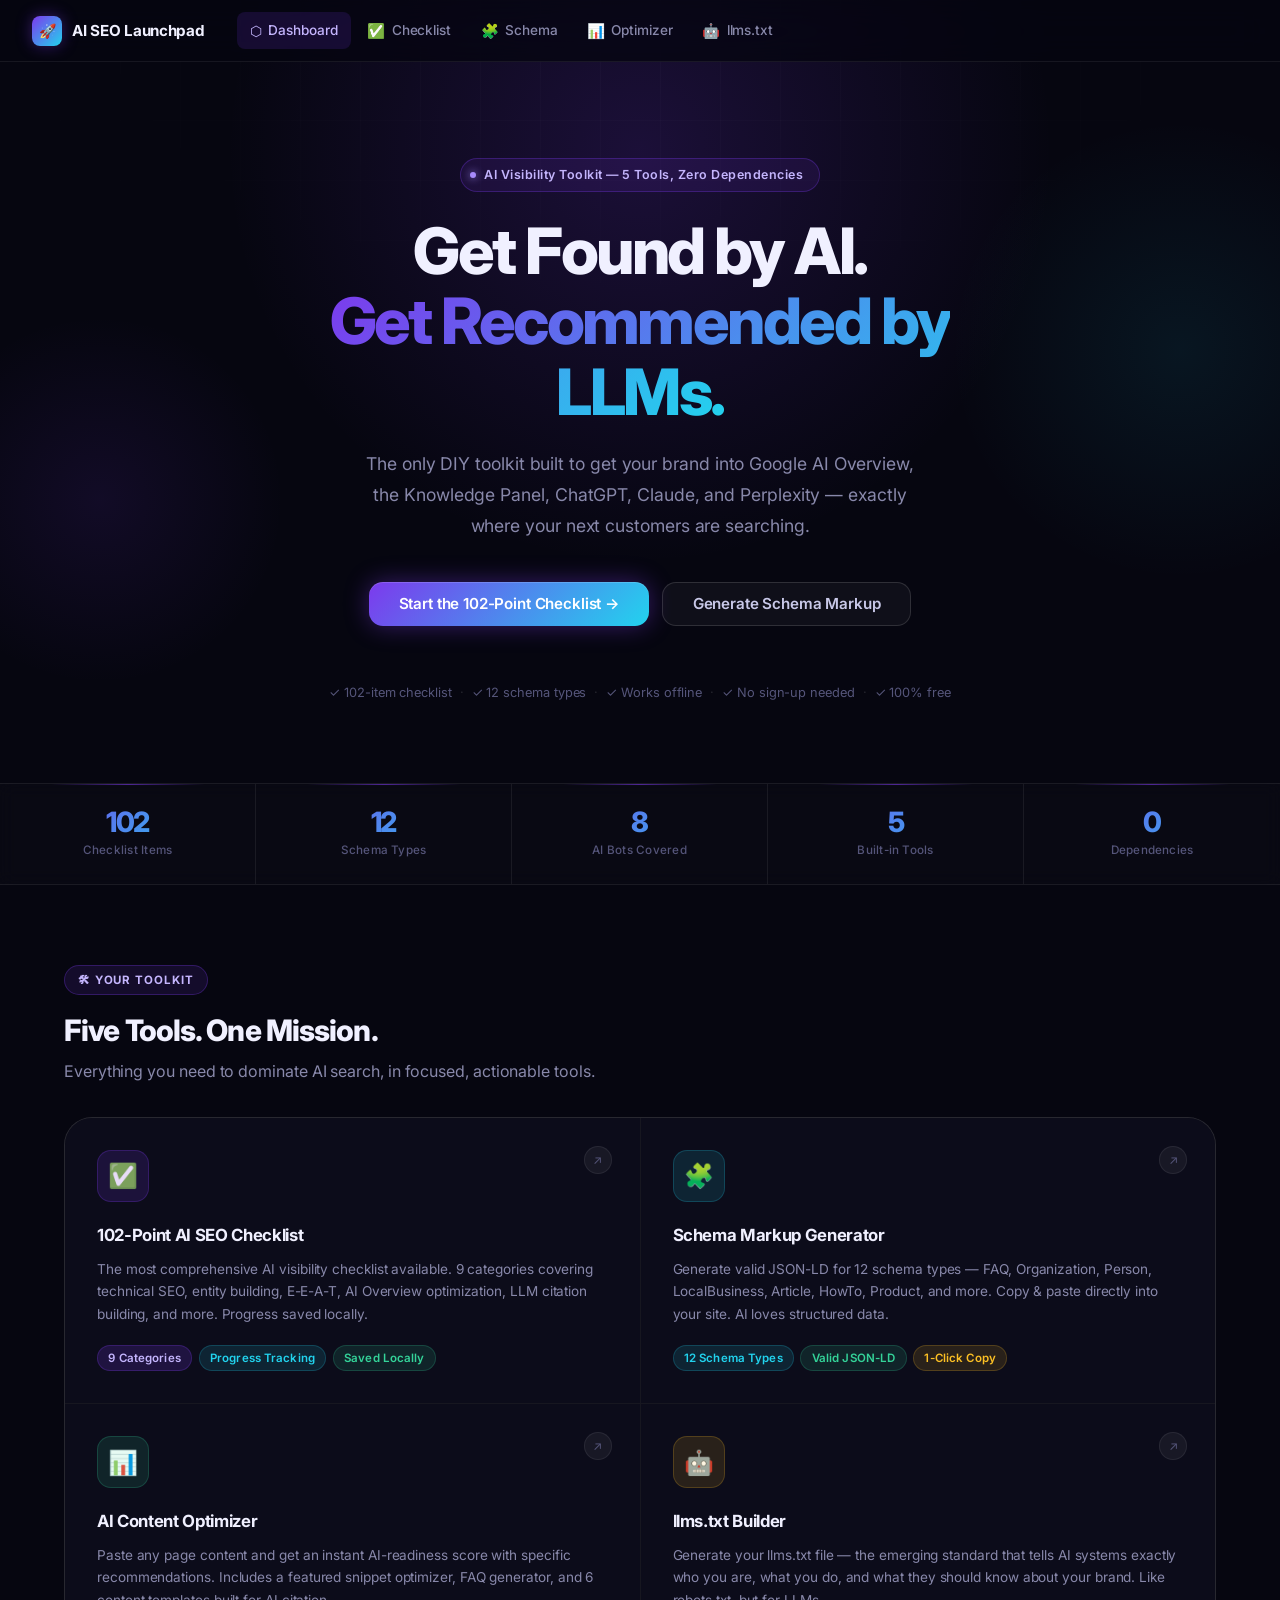
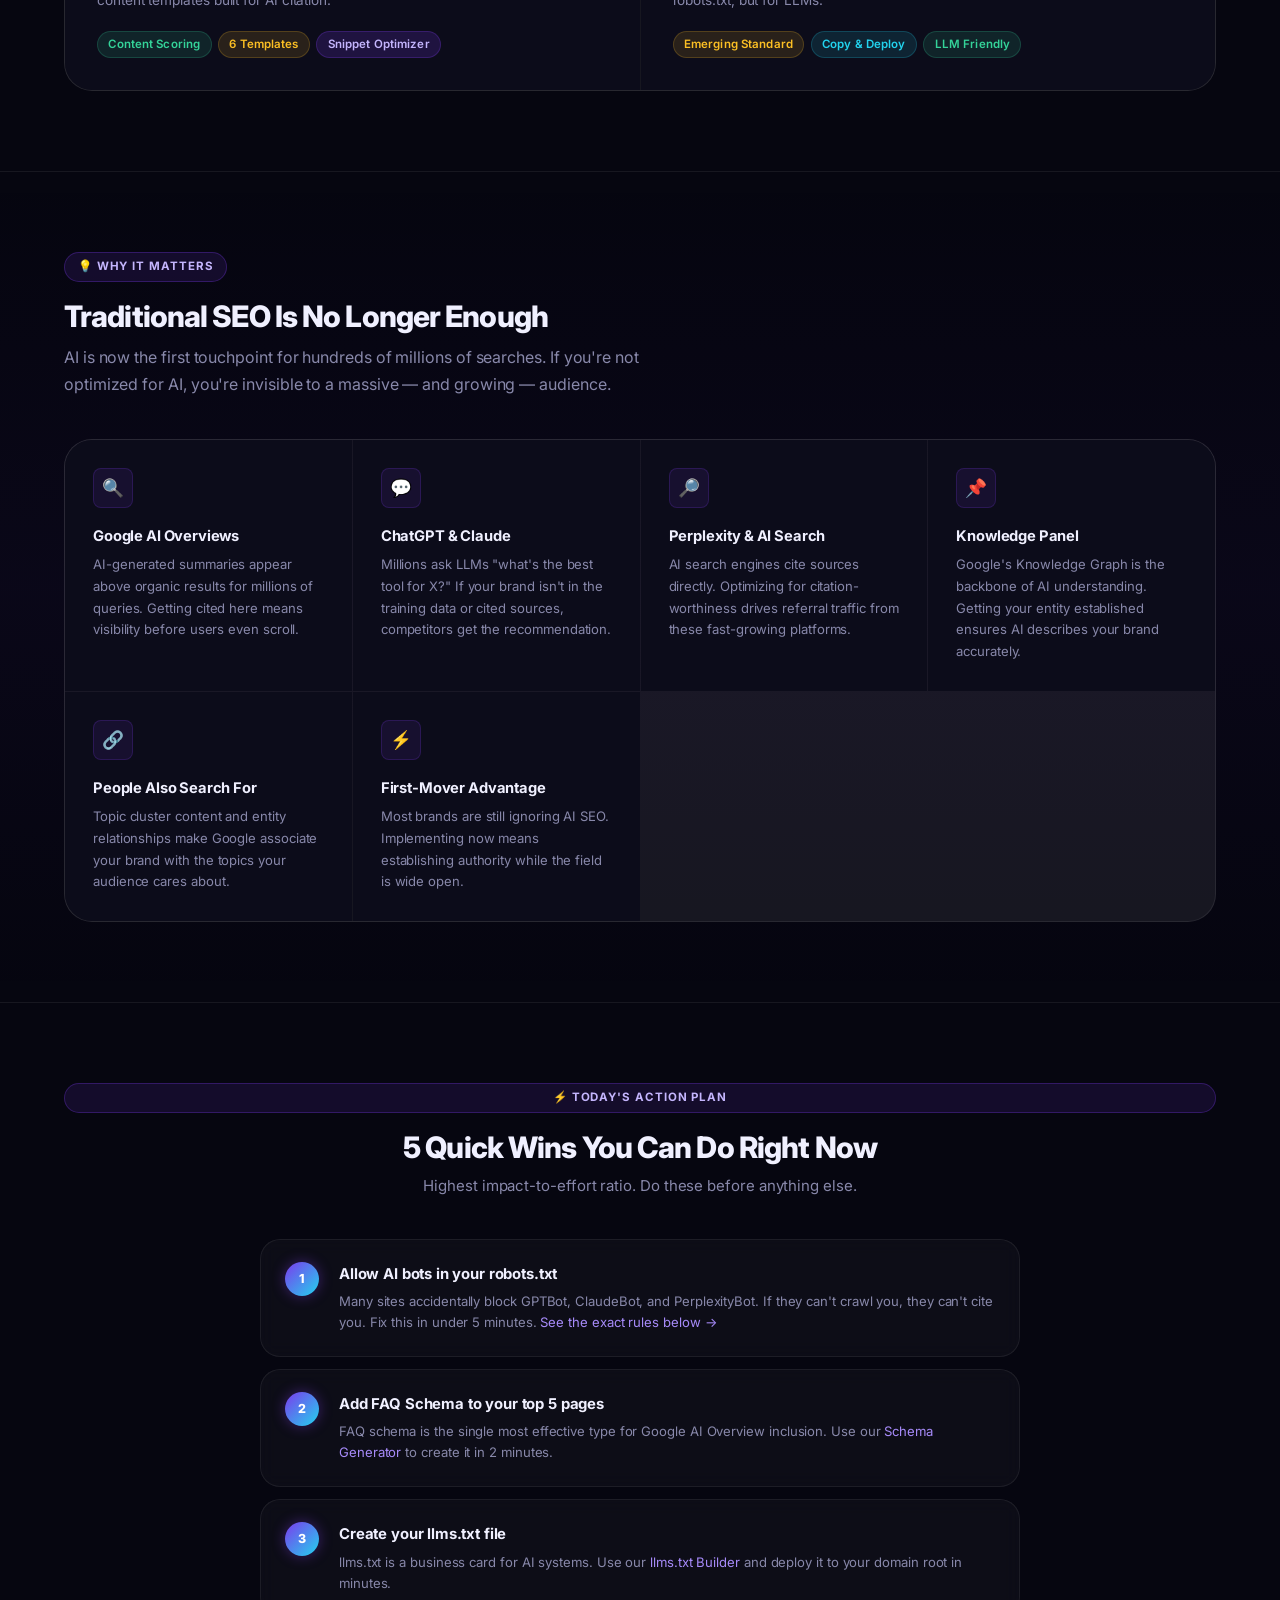
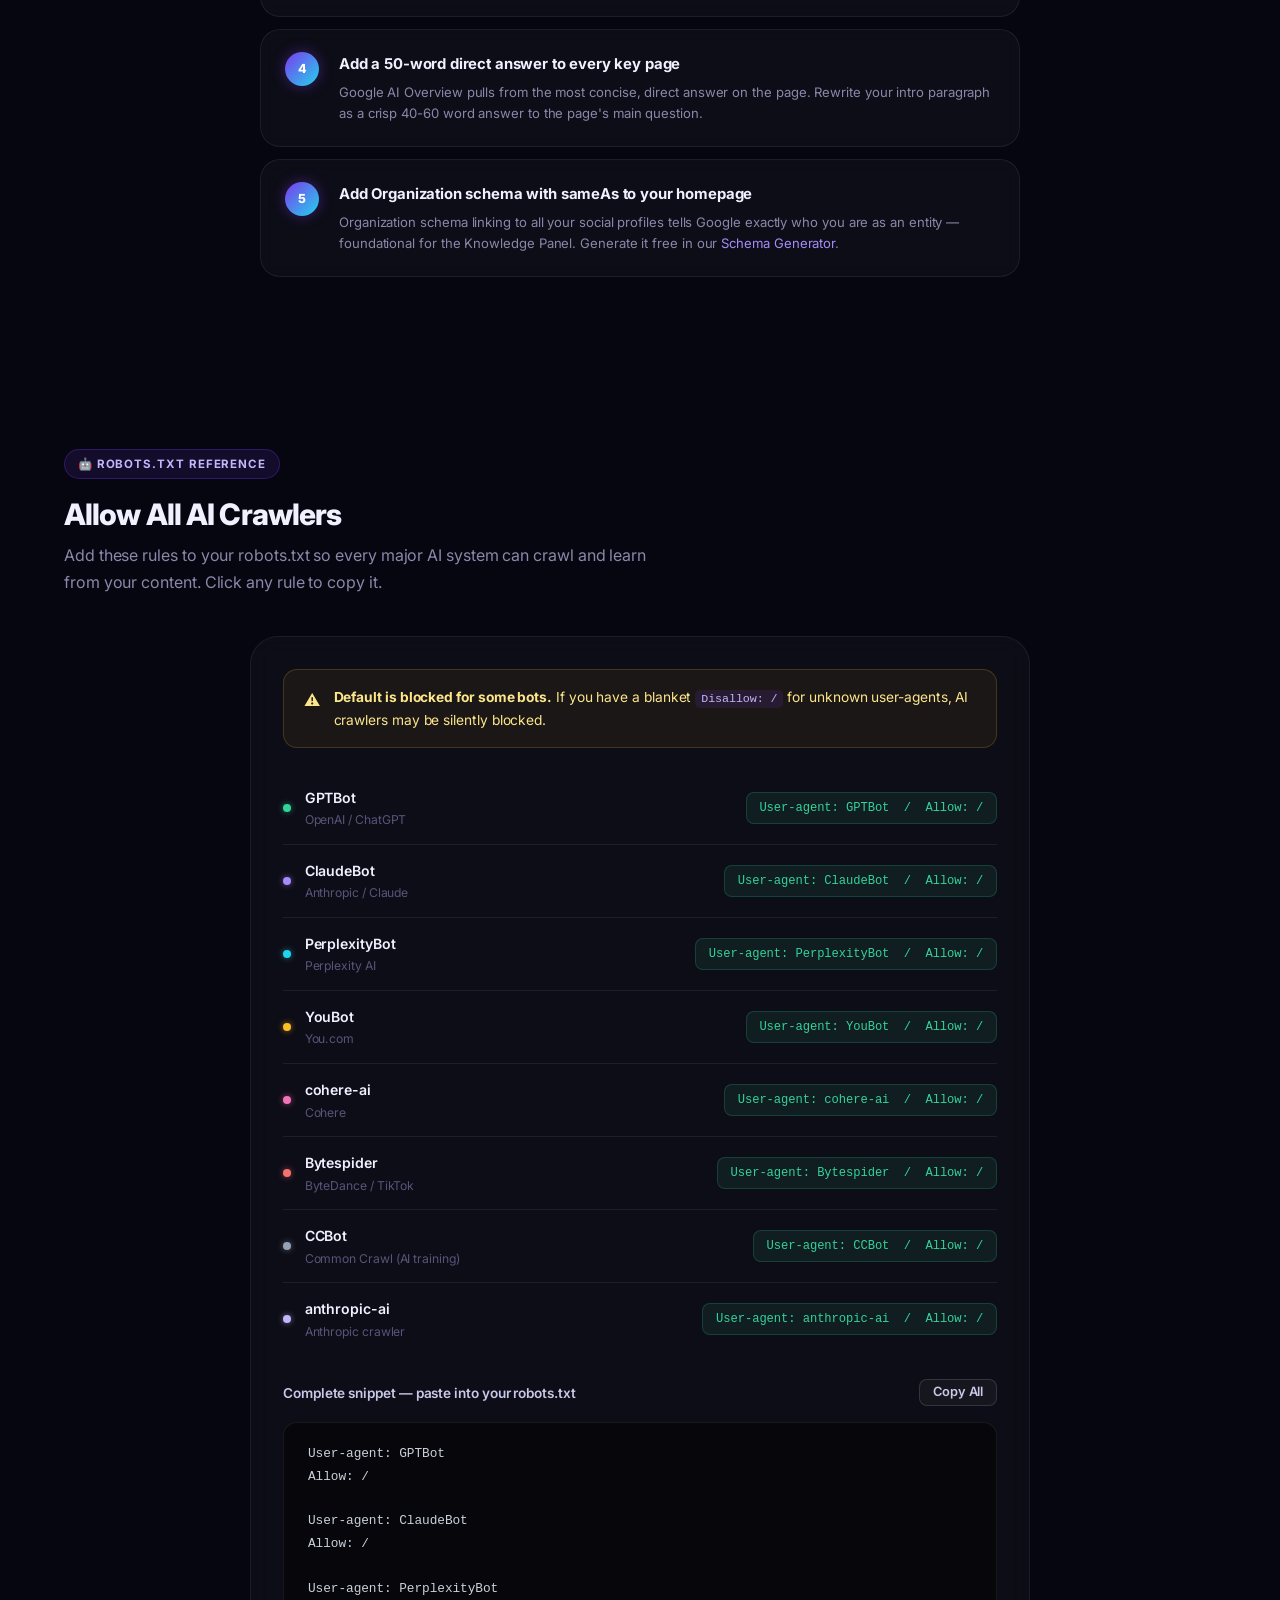
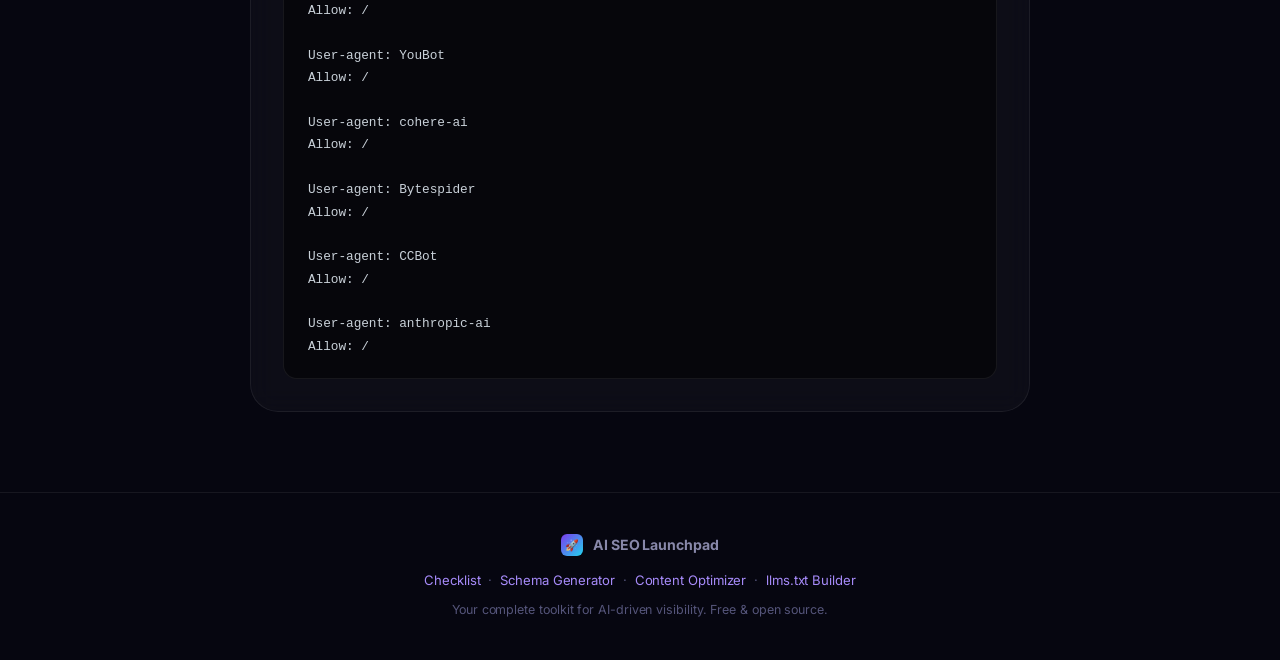
<file: index.html>
<!DOCTYPE html>
<html lang="en">
<head>
<meta charset="UTF-8">
<meta name="viewport" content="width=device-width, initial-scale=1.0">
<title>AI SEO Launchpad — Get Found by AI. Get Recommended by LLMs.</title>
<meta name="description" content="The complete DIY toolkit to get found in Google AI Overview, Knowledge Panel, People Also Search For, and recommended by ChatGPT, Claude, Perplexity & more.">
<link rel="stylesheet" href="assets/css/style.css">
<style>
/* ── Mesh background ────────────────────── */
.page-bg {
  position: fixed; inset: 0; z-index: -1; overflow: hidden;
  background: var(--bg);
}
.page-bg::before {
  content: '';
  position: absolute; width: 900px; height: 900px;
  top: -300px; left: 50%; transform: translateX(-50%);
  background: radial-gradient(ellipse, rgba(124,58,237,0.18) 0%, transparent 65%);
  pointer-events: none;
}
.page-bg::after {
  content: '';
  position: absolute; inset: 0;
  background-image:
    linear-gradient(rgba(255,255,255,0.025) 1px, transparent 1px),
    linear-gradient(90deg, rgba(255,255,255,0.025) 1px, transparent 1px);
  background-size: 60px 60px;
  mask-image: radial-gradient(ellipse 80% 60% at 50% 0%, black 0%, transparent 70%);
  -webkit-mask-image: radial-gradient(ellipse 80% 60% at 50% 0%, black 0%, transparent 70%);
}
.orb-1 {
  position: absolute; width: 500px; height: 500px;
  border-radius: 50%;
  background: radial-gradient(circle, rgba(34,211,238,0.08) 0%, transparent 65%);
  top: 100px; right: -150px; pointer-events: none;
}
.orb-2 {
  position: absolute; width: 400px; height: 400px;
  border-radius: 50%;
  background: radial-gradient(circle, rgba(124,58,237,0.1) 0%, transparent 65%);
  bottom: 200px; left: -100px; pointer-events: none;
}

/* ── Hero ───────────────────────────────── */
.hero { padding: 6rem 0 5rem; position: relative; }

.hero-inner {
  text-align: center; max-width: 820px;
  margin: 0 auto; position: relative;
}

.hero-eyebrow {
  display: inline-flex; align-items: center; gap: 0.5rem;
  padding: 0.35rem 1rem 0.35rem 0.6rem;
  background: rgba(124,58,237,0.1);
  border: 1px solid rgba(124,58,237,0.3);
  border-radius: 100px;
  font-size: 0.78rem; font-weight: 600; letter-spacing: 0.04em;
  color: var(--primary-xlight); margin-bottom: 1.5rem;
}
.hero-eyebrow-dot {
  width: 6px; height: 6px; border-radius: 50%;
  background: var(--primary-light);
  animation: pulse 2s ease-in-out infinite;
  box-shadow: 0 0 8px var(--primary-light);
}
@keyframes pulse {
  0%,100% { opacity: 1; transform: scale(1); }
  50%      { opacity: 0.5; transform: scale(0.85); }
}

.hero-title {
  font-size: clamp(2.4rem, 5.5vw, 4rem);
  font-weight: 800; line-height: 1.1;
  letter-spacing: -0.04em;
  margin-bottom: 1.4rem;
}
.hero-sub {
  font-size: 1.1rem; color: var(--text-3);
  max-width: 560px; margin: 0 auto 2.5rem;
  line-height: 1.75;
}
.hero-actions {
  display: flex; gap: 0.85rem;
  justify-content: center; flex-wrap: wrap;
  margin-bottom: 3.5rem;
}

/* ── Trust row ──────────────────────────── */
.trust-row {
  display: flex; align-items: center; justify-content: center;
  gap: 0.5rem; flex-wrap: wrap;
  font-size: 0.8rem; color: var(--text-4);
}
.trust-sep { color: var(--border-2); }

/* ── Stats strip ────────────────────────── */
.stats-strip {
  display: grid;
  grid-template-columns: repeat(5, 1fr);
  border-top: 1px solid var(--border);
  border-bottom: 1px solid var(--border);
  background: rgba(255,255,255,0.015);
  backdrop-filter: blur(8px);
}
.stat-cell {
  padding: 1.5rem 1rem; text-align: center;
  border-right: 1px solid var(--border);
  position: relative; overflow: hidden;
}
.stat-cell:last-child { border-right: none; }
.stat-cell::before {
  content: '';
  position: absolute; top: 0; left: 50%; transform: translateX(-50%);
  width: 60%; height: 1px;
  background: linear-gradient(90deg, transparent, var(--primary), transparent);
  opacity: 0.6;
}
.stat-n {
  font-size: 1.75rem; font-weight: 800; letter-spacing: -0.04em;
  background: var(--grad-primary);
  -webkit-background-clip: text; -webkit-text-fill-color: transparent;
  background-clip: text; line-height: 1;
}
.stat-l {
  font-size: 0.73rem; color: var(--text-4); margin-top: 0.3rem;
  font-weight: 500; letter-spacing: 0.02em;
}

/* ── Tools grid ─────────────────────────── */
.tools-section { padding: 5rem 0; }
.tools-grid {
  display: grid;
  grid-template-columns: repeat(2, 1fr);
  gap: 1px;
  background: var(--border);
  border: 1px solid var(--border);
  border-radius: var(--r-2xl);
  overflow: hidden;
}
.tool-card {
  background: var(--bg-2);
  padding: 2rem;
  text-decoration: none; color: inherit;
  display: flex; flex-direction: column;
  position: relative; overflow: hidden;
  transition: background var(--transition);
}
.tool-card:hover { background: var(--bg-3); }
.tool-card::after {
  content: '';
  position: absolute; inset: 0;
  background: var(--card-grad, var(--grad-primary));
  opacity: 0;
  transition: opacity 0.3s ease;
  pointer-events: none;
}
.tool-card:hover::after { opacity: 0.04; }

.tool-icon-wrap {
  width: 52px; height: 52px;
  border-radius: var(--r-lg);
  display: flex; align-items: center; justify-content: center;
  font-size: 1.5rem;
  margin-bottom: 1.25rem;
  position: relative;
}
.tool-icon-wrap::before {
  content: '';
  position: absolute; inset: 0;
  border-radius: inherit;
  background: var(--icon-bg, rgba(124,58,237,0.15));
  border: 1px solid var(--icon-border, rgba(124,58,237,0.25));
}

.tool-arrow {
  position: absolute; top: 1.75rem; right: 1.75rem;
  width: 28px; height: 28px;
  background: rgba(255,255,255,0.05);
  border: 1px solid var(--border);
  border-radius: 50%;
  display: flex; align-items: center; justify-content: center;
  font-size: 0.75rem; color: var(--text-4);
  transition: all var(--transition);
}
.tool-card:hover .tool-arrow {
  background: var(--primary);
  border-color: var(--primary);
  color: #fff;
  transform: translate(2px, -2px);
}

.tool-title {
  font-size: 1.05rem; font-weight: 700;
  letter-spacing: -0.02em; margin-bottom: 0.5rem;
}
.tool-desc {
  font-size: 0.85rem; color: var(--text-3);
  line-height: 1.65; flex: 1;
}
.tool-tags {
  display: flex; gap: 0.4rem; flex-wrap: wrap; margin-top: 1.25rem;
}

/* ── Why section ────────────────────────── */
.why-section {
  padding: 5rem 0;
  background: linear-gradient(180deg, transparent 0%, rgba(124,58,237,0.04) 50%, transparent 100%);
  border-top: 1px solid var(--border); border-bottom: 1px solid var(--border);
}
.why-grid {
  display: grid;
  grid-template-columns: repeat(auto-fit, minmax(260px, 1fr));
  gap: 1px;
  background: var(--border);
  border: 1px solid var(--border);
  border-radius: var(--r-2xl);
  overflow: hidden;
  margin-top: 2.5rem;
}
.why-card {
  background: var(--bg-2); padding: 1.75rem;
  transition: background var(--transition);
}
.why-card:hover { background: var(--bg-3); }
.why-icon {
  width: 40px; height: 40px;
  border-radius: var(--r);
  background: rgba(124,58,237,0.1);
  border: 1px solid rgba(124,58,237,0.2);
  display: flex; align-items: center; justify-content: center;
  font-size: 1.1rem; margin-bottom: 1rem;
}
.why-title { font-size: 0.92rem; font-weight: 700; margin-bottom: 0.4rem; letter-spacing: -0.01em; }
.why-desc  { font-size: 0.82rem; color: var(--text-3); line-height: 1.65; }

/* ── Quick wins ─────────────────────────── */
.wins-section { padding: 5rem 0; }
.wins-list { list-style: none; max-width: 760px; margin: 0 auto; }
.win-item {
  display: flex; align-items: flex-start; gap: 1.25rem;
  padding: 1.4rem 1.5rem;
  background: var(--bg-glass);
  border: 1px solid var(--border);
  border-radius: var(--r-xl);
  margin-bottom: 0.75rem;
  backdrop-filter: blur(8px);
  transition: border-color var(--transition), background var(--transition);
}
.win-item:hover {
  border-color: rgba(124,58,237,0.3);
  background: rgba(124,58,237,0.04);
}
.win-num {
  width: 34px; height: 34px; flex-shrink: 0;
  background: var(--grad-primary);
  border-radius: 50%;
  display: flex; align-items: center; justify-content: center;
  font-size: 0.78rem; font-weight: 800; color: #fff;
  box-shadow: 0 0 14px rgba(124,58,237,0.4);
}
.win-title { font-size: 0.93rem; font-weight: 700; margin-bottom: 0.3rem; letter-spacing: -0.01em; }
.win-desc  { font-size: 0.82rem; color: var(--text-3); line-height: 1.6; }
.win-desc a { color: var(--primary-light); text-decoration: none; }
.win-desc a:hover { color: var(--primary-xlight); text-decoration: underline; }

/* ── Robots section ─────────────────────── */
.robots-section { padding: 5rem 0; }
.robots-card {
  background: var(--bg-glass);
  border: 1px solid var(--border);
  border-radius: var(--r-2xl);
  padding: 2rem;
  max-width: 780px; margin: 0 auto;
  backdrop-filter: blur(12px);
}
.bot-row {
  display: flex; align-items: center; justify-content: space-between;
  padding: 0.85rem 0; border-bottom: 1px solid var(--border);
  gap: 1rem; flex-wrap: wrap;
}
.bot-row:last-child { border-bottom: none; }
.bot-info { display: flex; align-items: center; gap: 0.85rem; }
.bot-dot { width: 8px; height: 8px; border-radius: 50%; flex-shrink: 0; }
.bot-name { font-size: 0.88rem; font-weight: 600; }
.bot-by   { font-size: 0.76rem; color: var(--text-4); margin-top: 0.1rem; }
.bot-rule {
  font-family: var(--mono); font-size: 0.76rem;
  background: rgba(52,211,153,0.08);
  border: 1px solid rgba(52,211,153,0.2);
  padding: 0.32rem 0.8rem; border-radius: var(--r);
  color: var(--green); cursor: pointer;
  transition: all var(--transition); white-space: nowrap;
}
.bot-rule:hover { background: rgba(52,211,153,0.15); }

/* ── Responsive overrides ───────────────── */
@media (max-width: 860px) {
  .tools-grid { grid-template-columns: 1fr; }
  .stats-strip { grid-template-columns: repeat(3,1fr); }
  .stats-strip .stat-cell:nth-child(3) { border-right: none; }
  .stats-strip .stat-cell:nth-child(4),
  .stats-strip .stat-cell:nth-child(5) { border-top: 1px solid var(--border); }
  .stats-strip .stat-cell:nth-child(5) { border-right: none; }
}
@media (max-width: 520px) {
  .hero-title { font-size: 2.2rem; }
  .stats-strip { grid-template-columns: repeat(2,1fr); }
  .stat-cell { border-right: 1px solid var(--border) !important; border-top: none !important; }
  .stat-cell:nth-child(2n) { border-right: none !important; }
  .stat-cell:nth-child(n+3) { border-top: 1px solid var(--border) !important; }
}
</style>
</head>
<body>

<!-- Background mesh -->
<div class="page-bg">
  <div class="orb-1"></div>
  <div class="orb-2"></div>
</div>

<!-- ── Nav ─────────────────────────────────── -->
<nav class="nav">
  <a href="index.html" class="nav-logo">
    <div class="nav-logo-icon">🚀</div>
    AI SEO Launchpad
  </a>
  <ul class="nav-links">
    <li><a href="index.html" class="active"><span class="icon">⬡</span> Dashboard</a></li>
    <li><a href="checklist.html"><span class="icon">✅</span> Checklist</a></li>
    <li><a href="schema-generator.html"><span class="icon">🧩</span> Schema</a></li>
    <li><a href="content-optimizer.html"><span class="icon">📊</span> Optimizer</a></li>
    <li><a href="llms-txt.html"><span class="icon">🤖</span> llms.txt</a></li>
  </ul>
</nav>

<!-- ── Hero ────────────────────────────────── -->
<section class="hero">
  <div class="container hero-inner">
    <div class="hero-eyebrow">
      <span class="hero-eyebrow-dot"></span>
      AI Visibility Toolkit — 5 Tools, Zero Dependencies
    </div>
    <h1 class="hero-title">
      Get Found by AI.<br>
      <span class="grad-text">Get Recommended by LLMs.</span>
    </h1>
    <p class="hero-sub">
      The only DIY toolkit built to get your brand into Google AI Overview, the Knowledge Panel, ChatGPT, Claude, and Perplexity — exactly where your next customers are searching.
    </p>
    <div class="hero-actions">
      <a href="checklist.html" class="btn btn-primary btn-lg">Start the 102-Point Checklist →</a>
      <a href="schema-generator.html" class="btn btn-outline btn-lg">Generate Schema Markup</a>
    </div>
    <div class="trust-row">
      <span>✓ 102-item checklist</span>
      <span class="trust-sep">·</span>
      <span>✓ 12 schema types</span>
      <span class="trust-sep">·</span>
      <span>✓ Works offline</span>
      <span class="trust-sep">·</span>
      <span>✓ No sign-up needed</span>
      <span class="trust-sep">·</span>
      <span>✓ 100% free</span>
    </div>
  </div>
</section>

<!-- ── Stats strip ───────────────────────────── -->
<div class="stats-strip">
  <div class="stat-cell"><div class="stat-n">102</div><div class="stat-l">Checklist Items</div></div>
  <div class="stat-cell"><div class="stat-n">12</div><div class="stat-l">Schema Types</div></div>
  <div class="stat-cell"><div class="stat-n">8</div><div class="stat-l">AI Bots Covered</div></div>
  <div class="stat-cell"><div class="stat-n">5</div><div class="stat-l">Built-in Tools</div></div>
  <div class="stat-cell"><div class="stat-n">0</div><div class="stat-l">Dependencies</div></div>
</div>

<!-- ── Tools grid ───────────────────────────── -->
<section class="tools-section">
  <div class="container">
    <div class="section-head">
      <div>
        <div class="eyebrow">🛠 Your Toolkit</div>
        <h2 class="section-title">Five Tools. One Mission.</h2>
        <p class="section-sub" style="margin-bottom:0">Everything you need to dominate AI search, in focused, actionable tools.</p>
      </div>
    </div>

    <div class="tools-grid">
      <a href="checklist.html" class="tool-card" style="--card-grad: linear-gradient(135deg,#7c3aed,#22d3ee)">
        <div class="tool-arrow">↗</div>
        <div class="tool-icon-wrap" style="--icon-bg:rgba(124,58,237,0.15);--icon-border:rgba(124,58,237,0.25)">✅</div>
        <div class="tool-title">102-Point AI SEO Checklist</div>
        <div class="tool-desc">The most comprehensive AI visibility checklist available. 9 categories covering technical SEO, entity building, E-E-A-T, AI Overview optimization, LLM citation building, and more. Progress saved locally.</div>
        <div class="tool-tags">
          <span class="badge badge-purple">9 Categories</span>
          <span class="badge badge-cyan">Progress Tracking</span>
          <span class="badge badge-green">Saved Locally</span>
        </div>
      </a>

      <a href="schema-generator.html" class="tool-card" style="--card-grad: linear-gradient(135deg,#22d3ee,#34d399)">
        <div class="tool-arrow">↗</div>
        <div class="tool-icon-wrap" style="--icon-bg:rgba(34,211,238,0.12);--icon-border:rgba(34,211,238,0.2)">🧩</div>
        <div class="tool-title">Schema Markup Generator</div>
        <div class="tool-desc">Generate valid JSON-LD for 12 schema types — FAQ, Organization, Person, LocalBusiness, Article, HowTo, Product, and more. Copy & paste directly into your site. AI loves structured data.</div>
        <div class="tool-tags">
          <span class="badge badge-cyan">12 Schema Types</span>
          <span class="badge badge-green">Valid JSON-LD</span>
          <span class="badge badge-amber">1-Click Copy</span>
        </div>
      </a>

      <a href="content-optimizer.html" class="tool-card" style="--card-grad: linear-gradient(135deg,#34d399,#fbbf24)">
        <div class="tool-arrow">↗</div>
        <div class="tool-icon-wrap" style="--icon-bg:rgba(52,211,153,0.12);--icon-border:rgba(52,211,153,0.2)">📊</div>
        <div class="tool-title">AI Content Optimizer</div>
        <div class="tool-desc">Paste any page content and get an instant AI-readiness score with specific recommendations. Includes a featured snippet optimizer, FAQ generator, and 6 content templates built for AI citation.</div>
        <div class="tool-tags">
          <span class="badge badge-green">Content Scoring</span>
          <span class="badge badge-amber">6 Templates</span>
          <span class="badge badge-purple">Snippet Optimizer</span>
        </div>
      </a>

      <a href="llms-txt.html" class="tool-card" style="--card-grad: linear-gradient(135deg,#fbbf24,#f472b6)">
        <div class="tool-arrow">↗</div>
        <div class="tool-icon-wrap" style="--icon-bg:rgba(251,191,36,0.12);--icon-border:rgba(251,191,36,0.2)">🤖</div>
        <div class="tool-title">llms.txt Builder</div>
        <div class="tool-desc">Generate your llms.txt file — the emerging standard that tells AI systems exactly who you are, what you do, and what they should know about your brand. Like robots.txt, but for LLMs.</div>
        <div class="tool-tags">
          <span class="badge badge-amber">Emerging Standard</span>
          <span class="badge badge-cyan">Copy & Deploy</span>
          <span class="badge badge-green">LLM Friendly</span>
        </div>
      </a>
    </div>
  </div>
</section>

<!-- ── Why AI SEO ────────────────────────────── -->
<section class="why-section">
  <div class="container">
    <div class="eyebrow">💡 Why It Matters</div>
    <h2 class="section-title">Traditional SEO Is No Longer Enough</h2>
    <p class="section-sub">AI is now the first touchpoint for hundreds of millions of searches. If you're not optimized for AI, you're invisible to a massive — and growing — audience.</p>
    <div class="why-grid">
      <div class="why-card">
        <div class="why-icon">🔍</div>
        <div class="why-title">Google AI Overviews</div>
        <div class="why-desc">AI-generated summaries appear above organic results for millions of queries. Getting cited here means visibility before users even scroll.</div>
      </div>
      <div class="why-card">
        <div class="why-icon">💬</div>
        <div class="why-title">ChatGPT & Claude</div>
        <div class="why-desc">Millions ask LLMs "what's the best tool for X?" If your brand isn't in the training data or cited sources, competitors get the recommendation.</div>
      </div>
      <div class="why-card">
        <div class="why-icon">🔎</div>
        <div class="why-title">Perplexity & AI Search</div>
        <div class="why-desc">AI search engines cite sources directly. Optimizing for citation-worthiness drives referral traffic from these fast-growing platforms.</div>
      </div>
      <div class="why-card">
        <div class="why-icon">📌</div>
        <div class="why-title">Knowledge Panel</div>
        <div class="why-desc">Google's Knowledge Graph is the backbone of AI understanding. Getting your entity established ensures AI describes your brand accurately.</div>
      </div>
      <div class="why-card">
        <div class="why-icon">🔗</div>
        <div class="why-title">People Also Search For</div>
        <div class="why-desc">Topic cluster content and entity relationships make Google associate your brand with the topics your audience cares about.</div>
      </div>
      <div class="why-card">
        <div class="why-icon">⚡</div>
        <div class="why-title">First-Mover Advantage</div>
        <div class="why-desc">Most brands are still ignoring AI SEO. Implementing now means establishing authority while the field is wide open.</div>
      </div>
    </div>
  </div>
</section>

<!-- ── Quick Wins ────────────────────────────── -->
<section class="wins-section">
  <div class="container">
    <div class="eyebrow" style="margin:0 auto 1.1rem;display:block;text-align:center;">⚡ Today's Action Plan</div>
    <h2 class="section-title text-center mb-1">5 Quick Wins You Can Do Right Now</h2>
    <p class="text-muted text-center" style="margin:0 auto 2.5rem;max-width:480px">Highest impact-to-effort ratio. Do these before anything else.</p>
    <ul class="wins-list">
      <li class="win-item">
        <div class="win-num">1</div>
        <div>
          <div class="win-title">Allow AI bots in your robots.txt</div>
          <div class="win-desc">Many sites accidentally block GPTBot, ClaudeBot, and PerplexityBot. If they can't crawl you, they can't cite you. Fix this in under 5 minutes. <a href="#robots">See the exact rules below →</a></div>
        </div>
      </li>
      <li class="win-item">
        <div class="win-num">2</div>
        <div>
          <div class="win-title">Add FAQ Schema to your top 5 pages</div>
          <div class="win-desc">FAQ schema is the single most effective type for Google AI Overview inclusion. Use our <a href="schema-generator.html">Schema Generator</a> to create it in 2 minutes.</div>
        </div>
      </li>
      <li class="win-item">
        <div class="win-num">3</div>
        <div>
          <div class="win-title">Create your llms.txt file</div>
          <div class="win-desc">llms.txt is a business card for AI systems. Use our <a href="llms-txt.html">llms.txt Builder</a> and deploy it to your domain root in minutes.</div>
        </div>
      </li>
      <li class="win-item">
        <div class="win-num">4</div>
        <div>
          <div class="win-title">Add a 50-word direct answer to every key page</div>
          <div class="win-desc">Google AI Overview pulls from the most concise, direct answer on the page. Rewrite your intro paragraph as a crisp 40-60 word answer to the page's main question.</div>
        </div>
      </li>
      <li class="win-item">
        <div class="win-num">5</div>
        <div>
          <div class="win-title">Add Organization schema with sameAs to your homepage</div>
          <div class="win-desc">Organization schema linking to all your social profiles tells Google exactly who you are as an entity — foundational for the Knowledge Panel. Generate it free in our <a href="schema-generator.html">Schema Generator</a>.</div>
        </div>
      </li>
    </ul>
  </div>
</section>

<!-- ── AI Bot Reference ──────────────────────── -->
<section class="robots-section" id="robots">
  <div class="container">
    <div class="eyebrow">🤖 robots.txt Reference</div>
    <h2 class="section-title">Allow All AI Crawlers</h2>
    <p class="section-sub">Add these rules to your robots.txt so every major AI system can crawl and learn from your content. Click any rule to copy it.</p>

    <div class="robots-card">
      <div class="alert alert-warn" style="margin-bottom:1.5rem">
        <div class="alert-icon">⚠️</div>
        <div><strong>Default is blocked for some bots.</strong> If you have a blanket <code>Disallow: /</code> for unknown user-agents, AI crawlers may be silently blocked.</div>
      </div>
      <div id="botList"></div>
      <div class="mt-3">
        <div class="flex-between mb-2">
          <span class="text-sm bold" style="color:var(--text-2)">Complete snippet — paste into your robots.txt</span>
          <button class="btn btn-sm btn-outline copy-btn" onclick="copyRobots(this)">Copy All</button>
        </div>
        <pre id="robotsSnippet"></pre>
      </div>
    </div>
  </div>
</section>

<!-- ── Footer ────────────────────────────────── -->
<footer class="footer">
  <div class="container">
    <div style="display:flex;align-items:center;justify-content:center;gap:0.6rem;margin-bottom:0.85rem;">
      <div style="width:22px;height:22px;background:var(--grad-primary);border-radius:6px;display:flex;align-items:center;justify-content:center;font-size:11px;">🚀</div>
      <strong style="color:var(--text-3);font-size:0.88rem;">AI SEO Launchpad</strong>
    </div>
    <p style="margin-bottom:0.5rem;">
      <a href="checklist.html">Checklist</a> &nbsp;·&nbsp;
      <a href="schema-generator.html">Schema Generator</a> &nbsp;·&nbsp;
      <a href="content-optimizer.html">Content Optimizer</a> &nbsp;·&nbsp;
      <a href="llms-txt.html">llms.txt Builder</a>
    </p>
    <p style="color:var(--text-4);font-size:0.78rem;margin-top:0.5rem;">Your complete toolkit for AI-driven visibility. Free &amp; open source.</p>
  </div>
</footer>

<script src="assets/js/app.js"></script>
<script>
const AI_BOTS = [
  { name:'GPTBot',        by:'OpenAI / ChatGPT',         color:'#34d399', agent:'GPTBot' },
  { name:'ClaudeBot',     by:'Anthropic / Claude',        color:'#a78bfa', agent:'ClaudeBot' },
  { name:'PerplexityBot', by:'Perplexity AI',             color:'#22d3ee', agent:'PerplexityBot' },
  { name:'YouBot',        by:'You.com',                   color:'#fbbf24', agent:'YouBot' },
  { name:'cohere-ai',     by:'Cohere',                    color:'#f472b6', agent:'cohere-ai' },
  { name:'Bytespider',    by:'ByteDance / TikTok',        color:'#f87171', agent:'Bytespider' },
  { name:'CCBot',         by:'Common Crawl (AI training)',color:'#94a3b8', agent:'CCBot' },
  { name:'anthropic-ai',  by:'Anthropic crawler',         color:'#c4b5fd', agent:'anthropic-ai' },
];

const list = document.getElementById('botList');
let snippetText = '';

AI_BOTS.forEach(b => {
  const rule = `User-agent: ${b.agent}\nAllow: /`;
  snippetText += rule + '\n\n';
  const row = document.createElement('div');
  row.className = 'bot-row';
  row.innerHTML = `
    <div class="bot-info">
      <div class="bot-dot" style="background:${b.color};box-shadow:0 0 6px ${b.color}88"></div>
      <div><div class="bot-name">${b.name}</div><div class="bot-by">${b.by}</div></div>
    </div>
    <div class="bot-rule" onclick="copyText('${rule.replace(/'/g,"\\'")}', this)" title="Click to copy">
      User-agent: ${b.agent} &nbsp;/&nbsp; Allow: /
    </div>`;
  list.appendChild(row);
});

document.getElementById('robotsSnippet').textContent = snippetText.trim();
function copyRobots(btn) { copyText(snippetText.trim(), btn); }
</script>
</body>
</html>
</file>
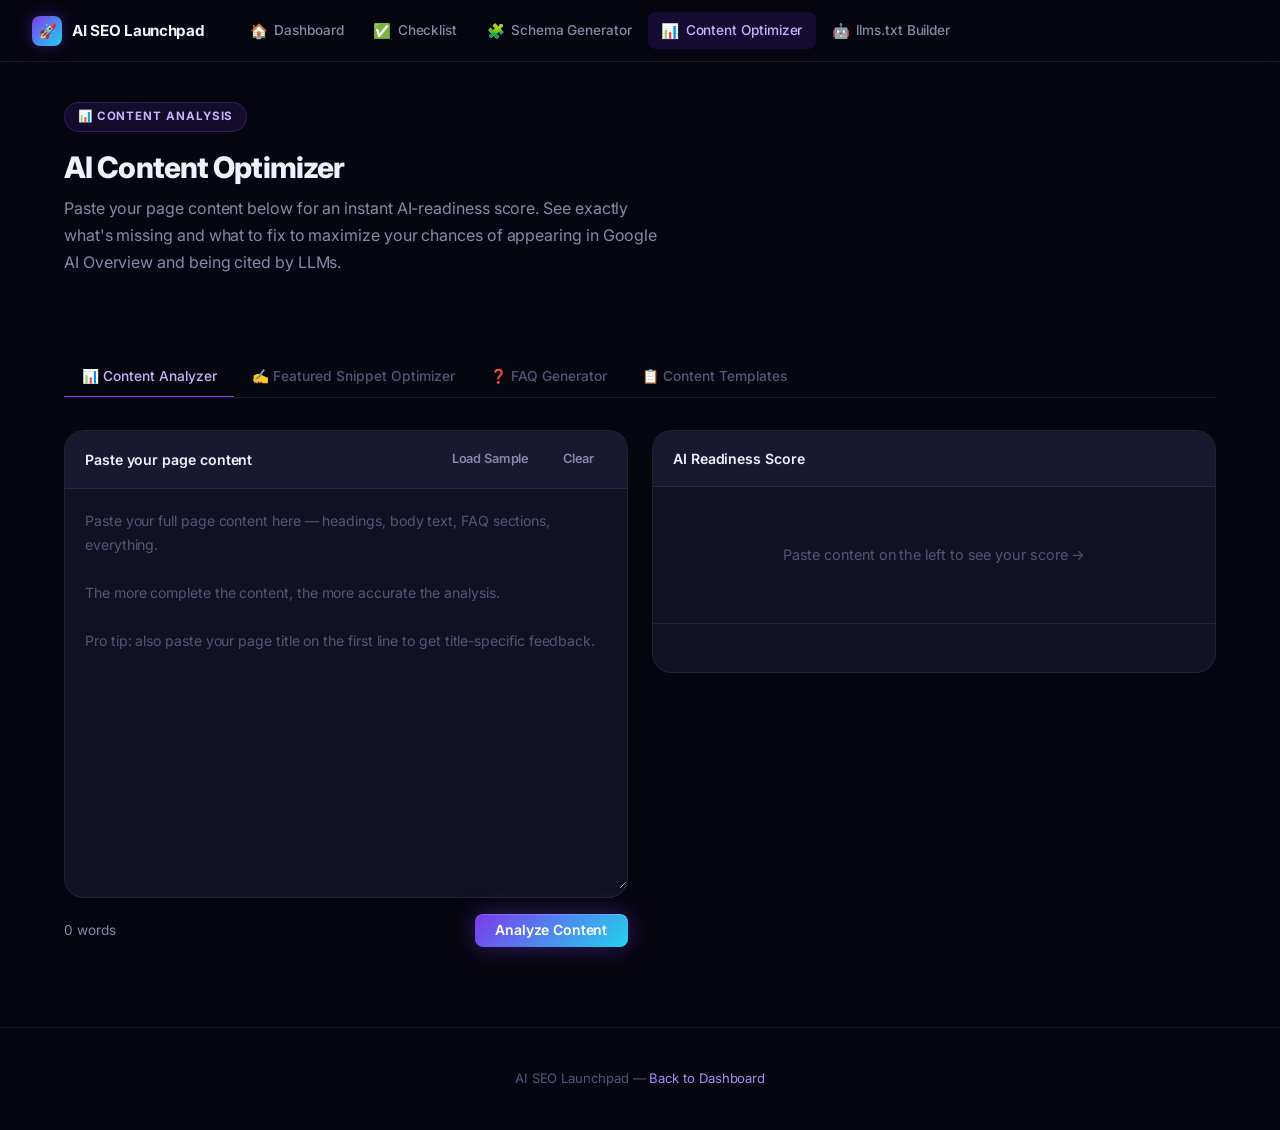
<file: content-optimizer.html>
<!DOCTYPE html>
<html lang="en">
<head>
<meta charset="UTF-8">
<link rel="preconnect" href="https://fonts.googleapis.com">
<link rel="preconnect" href="https://fonts.gstatic.com" crossorigin>
<meta name="viewport" content="width=device-width, initial-scale=1.0">
<title>AI Content Optimizer — AI SEO Launchpad</title>
<meta name="description" content="Paste your page content and get an instant AI readiness score with specific recommendations for Google AI Overview and LLM citation optimization.">
<link rel="stylesheet" href="assets/css/style.css">
<style>
.opt-layout {
  display: grid;
  grid-template-columns: 1fr 1fr;
  gap: 1.5rem;
  align-items: start;
}
@media (max-width: 900px) {
  .opt-layout { grid-template-columns: 1fr; }
}
.input-panel {
  background: var(--bg-3);
  border: 1px solid var(--border);
  border-radius: var(--r-xl);
  overflow: hidden;
}
.input-panel-header {
  padding: 1rem 1.25rem;
  border-bottom: 1px solid var(--border);
  background: var(--bg-4);
  display: flex; align-items: center; justify-content: space-between;
}
.results-panel {
  background: var(--bg-3);
  border: 1px solid var(--border);
  border-radius: var(--r-xl);
  overflow: hidden;
  position: sticky; top: calc(var(--nav-h) + 1rem);
}
.results-header {
  padding: 1rem 1.25rem;
  border-bottom: 1px solid var(--border);
  background: var(--bg-4);
  font-size: 0.88rem; font-weight: 600;
}
.score-section {
  padding: 1.5rem;
  text-align: center;
  border-bottom: 1px solid var(--border);
}
.score-big {
  font-size: 4rem; font-weight: 800; line-height: 1;
  margin-bottom: 0.25rem;
}
.score-grade { font-size: 1rem; font-weight: 600; margin-bottom: 0.5rem; }

.dim-list { padding: 0 1.25rem 1rem; }
.dim-row {
  display: flex; align-items: center; justify-content: space-between;
  padding: 0.65rem 0;
  border-bottom: 1px solid var(--border);
  gap: 0.75rem;
}
.dim-row:last-child { border-bottom: none; }
.dim-name { font-size: 0.85rem; font-weight: 600; flex-shrink: 0; }
.dim-bar-wrap { flex: 1; height: 6px; background: var(--bg-4); border-radius: 3px; overflow: hidden; }
.dim-bar { height: 100%; border-radius: 3px; transition: width 0.5s ease; }
.dim-score { font-size: 0.8rem; font-weight: 700; flex-shrink: 0; min-width: 30px; text-align: right; }

.recs-section { padding: 1rem 1.25rem; }
.rec-item {
  display: flex; align-items: flex-start; gap: 0.75rem;
  padding: 0.7rem 0;
  border-bottom: 1px solid var(--border);
  font-size: 0.84rem;
}
.rec-item:last-child { border-bottom: none; }
.rec-icon { font-size: 1rem; flex-shrink: 0; margin-top: 1px; }
.rec-text { color: var(--text-2); line-height: 1.5; }
.rec-text strong { color: var(--text); }

/* Templates */
.template-card {
  background: var(--bg-4);
  border: 1px solid var(--border);
  border-radius: var(--r-lg);
  overflow: hidden;
  margin-bottom: 1rem;
}
.template-head {
  display: flex; align-items: center; justify-content: space-between;
  padding: 0.85rem 1.1rem;
  cursor: pointer;
  transition: var(--transition);
}
.template-head:hover { background: rgba(255,255,255,0.03); }
.template-head-title {
  display: flex; align-items: center; gap: 0.6rem;
  font-size: 0.9rem; font-weight: 600;
}
.template-body {
  padding: 0 1.1rem 1.1rem;
  display: none;
}
.template-card.open .template-body { display: block; }
.template-card.open .template-chevron { transform: rotate(180deg); }
.template-chevron { transition: transform 0.2s; font-size: 0.75rem; color: var(--text-4); }

.url-input-row {
  display: flex; gap: 0.75rem; margin-bottom: 1rem;
}
.url-input-row input { flex: 1; }
</style>
</head>
<body>

<nav class="nav">
  <a href="index.html" class="nav-logo">
    <div class="nav-logo-icon">🚀</div>
    AI SEO Launchpad
  </a>
  <ul class="nav-links">
    <li><a href="index.html"><span class="icon">🏠</span> Dashboard</a></li>
    <li><a href="checklist.html"><span class="icon">✅</span> Checklist</a></li>
    <li><a href="schema-generator.html"><span class="icon">🧩</span> Schema Generator</a></li>
    <li><a href="content-optimizer.html" class="active"><span class="icon">📊</span> Content Optimizer</a></li>
    <li><a href="llms-txt.html"><span class="icon">🤖</span> llms.txt Builder</a></li>
  </ul>
</nav>

<section class="section-sm">
  <div class="container">
    <div class="eyebrow">📊 Content Analysis</div>
    <h1 class="section-title">AI Content Optimizer</h1>
    <p class="section-sub">Paste your page content below for an instant AI-readiness score. See exactly what's missing and what to fix to maximize your chances of appearing in Google AI Overview and being cited by LLMs.</p>
  </div>
</section>

<div class="container" style="padding-bottom:5rem;">
  <!-- Tabs -->
  <div class="tabs-container">
    <div class="tabs">
      <button class="tab-btn active" onclick="switchTab(0,this)">📊 Content Analyzer</button>
      <button class="tab-btn" onclick="switchTab(1,this)">✍️ Featured Snippet Optimizer</button>
      <button class="tab-btn" onclick="switchTab(2,this)">❓ FAQ Generator</button>
      <button class="tab-btn" onclick="switchTab(3,this)">📋 Content Templates</button>
    </div>

    <!-- Tab 0: Content Analyzer -->
    <div class="tab-panel active">
      <div class="opt-layout">
        <div>
          <div class="input-panel">
            <div class="input-panel-header">
              <span style="font-size:0.88rem;font-weight:600;">Paste your page content</span>
              <div style="display:flex;gap:0.5rem;">
                <button class="btn btn-sm btn-ghost" onclick="loadSample()">Load Sample</button>
                <button class="btn btn-sm btn-ghost" onclick="document.getElementById('contentInput').value='';analyzeContent()">Clear</button>
              </div>
            </div>
            <textarea id="contentInput" style="background:transparent;border:none;border-radius:0;padding:1.25rem;min-height:400px;resize:vertical;font-family:var(--font);font-size:0.88rem;line-height:1.7;color:var(--text);" placeholder="Paste your full page content here — headings, body text, FAQ sections, everything.

The more complete the content, the more accurate the analysis.

Pro tip: also paste your page title on the first line to get title-specific feedback." oninput="analyzeContent()"></textarea>
          </div>
          <div class="mt-2 flex-between">
            <span id="wordCount" class="text-sm text-muted">0 words</span>
            <button class="btn btn-primary" onclick="analyzeContent()">Analyze Content</button>
          </div>
        </div>

        <!-- Results -->
        <div class="results-panel" id="resultsPanel">
          <div class="results-header">AI Readiness Score</div>
          <div class="score-section">
            <div id="scorePlaceholder" style="padding:2rem;color:var(--text-4);font-size:0.9rem;">
              Paste content on the left to see your score →
            </div>
            <div id="scoreDisplay" style="display:none;">
              <div class="score-big grad-text" id="scoreNum">0</div>
              <div class="score-grade" id="scoreGrade"></div>
              <div class="text-sm text-muted" id="scoreHint"></div>
            </div>
          </div>
          <div class="dim-list" id="dimList"></div>
          <div class="recs-section" id="recsSection"></div>
        </div>
      </div>
    </div>

    <!-- Tab 1: Featured Snippet Optimizer -->
    <div class="tab-panel">
      <div style="max-width:820px;">
        <div class="alert alert-info">
          <div class="alert-icon">💡</div>
          <div>Featured snippets are the primary source for Google AI Overview content. Optimize your answers for the exact format Google prefers: <strong>paragraph</strong>, <strong>numbered list</strong>, or <strong>table</strong>. Write 40-60 words for paragraphs.</div>
        </div>

        <div class="card mb-3">
          <div class="form-title mb-1">Target Query</div>
          <div class="field"><label>What question does this content answer?</label><input type="text" id="fs-query" placeholder="How long does SEO take to work?" oninput="updateSnippet()"></div>
          <div class="field"><label>Snippet Type</label>
            <select id="fs-type" onchange="updateSnippet()">
              <option value="paragraph">Paragraph (best for definitions, explanations)</option>
              <option value="list">Numbered List (best for steps, processes)</option>
              <option value="table">Table (best for comparisons, data)</option>
              <option value="accordion">Accordion/FAQ (best for Q&A content)</option>
            </select>
          </div>
          <div id="fs-inputs"></div>
          <button class="btn btn-primary mt-2" onclick="updateSnippet()">Generate Optimized Snippet</button>
        </div>

        <div class="card" id="snippetOutput" style="display:none;">
          <div class="flex-between mb-2">
            <span class="bold">Optimized Content</span>
            <button class="btn btn-sm btn-outline copy-btn" onclick="copyText(document.getElementById('snippetText').textContent, this)">Copy</button>
          </div>
          <div class="alert alert-success">
            <div class="alert-icon">✅</div>
            <div id="snippetFeedback"></div>
          </div>
          <pre id="snippetText" style="white-space:pre-wrap;font-size:0.88rem;font-family:var(--font);color:var(--text);background:var(--bg-4);border-color:var(--border)"></pre>
        </div>
      </div>
    </div>

    <!-- Tab 2: FAQ Generator -->
    <div class="tab-panel">
      <div style="max-width:820px;">
        <div class="alert alert-info">
          <div class="alert-icon">💡</div>
          <div>FAQ sections are the #1 driver of Google AI Overview inclusion. Enter your topic and we'll generate a comprehensive FAQ structure you can use as a starting point — then customize the answers with your expertise.</div>
        </div>

        <div class="card mb-3">
          <div class="field"><label>Topic / Page Subject</label><input type="text" id="faq-topic" placeholder="AI SEO for small businesses" oninput=""></div>
          <div class="field"><label>Your Business / Product (optional)</label><input type="text" id="faq-business" placeholder="ABC Marketing Agency" oninput=""></div>
          <div class="field"><label>Number of Questions</label>
            <select id="faq-count">
              <option value="5">5 questions</option>
              <option value="8" selected>8 questions</option>
              <option value="10">10 questions</option>
              <option value="15">15 questions</option>
            </select>
          </div>
          <div class="field"><label>FAQ Intent Focus</label>
            <select id="faq-intent">
              <option value="mixed">Mixed (What, How, Why, When, Who, How much)</option>
              <option value="informational">Informational (What is, How does, Why)</option>
              <option value="commercial">Commercial (Best, vs, pricing, alternatives)</option>
              <option value="local">Local (near me, in [city], local)</option>
            </select>
          </div>
          <button class="btn btn-primary" onclick="generateFAQ()">Generate FAQ Structure</button>
        </div>

        <div id="faqOutput" style="display:none;">
          <div class="flex-between mb-2">
            <span class="bold">Generated FAQ Structure</span>
            <div style="display:flex;gap:0.5rem;">
              <button class="btn btn-sm btn-outline copy-btn" onclick="copyFAQText(this)">Copy Text</button>
              <button class="btn btn-sm btn-outline" onclick="copyFAQSchema(this)">Copy JSON-LD</button>
            </div>
          </div>
          <div id="faqItems"></div>
          <div class="alert alert-warn mt-2">
            <div class="alert-icon">✏️</div>
            <div>These are question templates. <strong>Write your own expert answers</strong> — 2-4 sentences each, drawing on your real experience. Generic answers won't drive AI citations.</div>
          </div>
        </div>
      </div>
    </div>

    <!-- Tab 3: Content Templates -->
    <div class="tab-panel">
      <div style="max-width:820px;">
        <p class="text-muted mb-3">Click any template to expand it. Copy and customize for your content. These formats are specifically optimized for AI Overview citations and LLM recommendations.</p>

        <div id="templateList"></div>
      </div>
    </div>
  </div>
</div>

<footer class="footer">
  <div class="container">
    <p>AI SEO Launchpad — <a href="index.html" style="color:var(--primary-light)">Back to Dashboard</a></p>
  </div>
</footer>

<script src="assets/js/app.js"></script>
<script>
// ── Tab switcher ──────────────────────────────────────────────────
let activeTab = 0;
const tabPanels = document.querySelectorAll('.tab-panel');
const tabBtns   = document.querySelectorAll('.tab-btn');
window.switchTab = function(i, btn) {
  tabPanels.forEach((p,j) => p.classList.toggle('active', j === i));
  tabBtns.forEach((b,j) => b.classList.toggle('active', j === i));
  activeTab = i;
  if (i === 3) renderTemplates();
  if (i === 1) initSnippetInputs();
};

// ── Content Analyzer ─────────────────────────────────────────────
const DIMENSIONS = [
  { key: 'directAnswer', label: 'Direct Answer Para', color: '#7c3aed', max: 15 },
  { key: 'wordCount',    label: 'Word Count',          color: '#06b6d4', max: 12 },
  { key: 'faq',          label: 'FAQ / Q&A',           color: '#10b981', max: 15 },
  { key: 'lists',        label: 'Lists & Steps',       color: '#f59e0b', max: 12 },
  { key: 'stats',        label: 'Statistics/Data',     color: '#ec4899', max: 10 },
  { key: 'headings',     label: 'Heading Structure',   color: '#a78bfa', max: 10 },
  { key: 'tables',       label: 'Tables/Comparisons',  color: '#34d399', max: 8 },
  { key: 'freshness',    label: 'Freshness Signals',   color: '#fb923c', max: 8 },
  { key: 'eeat',         label: 'E-E-A-T Signals',     color: '#60a5fa', max: 10 },
];

function analyzeContent() {
  const raw = document.getElementById('contentInput').value;
  const text = raw.trim();
  const words = text.split(/\s+/).filter(Boolean);
  document.getElementById('wordCount').textContent = `${words.length.toLocaleString()} words`;

  if (text.length < 50) {
    document.getElementById('scorePlaceholder').style.display = 'block';
    document.getElementById('scoreDisplay').style.display = 'none';
    document.getElementById('dimList').innerHTML = '';
    document.getElementById('recsSection').innerHTML = '';
    return;
  }

  const lower = text.toLowerCase();
  const scores = {};
  const recs = [];

  // Direct answer paragraph
  const firstPara = text.split(/\n+/)[0];
  const firstParaWords = firstPara.split(/\s+/).filter(Boolean).length;
  if (firstParaWords >= 35 && firstParaWords <= 80) { scores.directAnswer = 15; }
  else if (firstParaWords >= 20) { scores.directAnswer = 8; recs.push({ icon: '✏️', text: '<strong>Rewrite your opening paragraph</strong> as a 40-60 word direct answer to the main query this page targets. This is the most impactful single change for AI Overview inclusion.' }); }
  else { scores.directAnswer = 2; recs.push({ icon: '🔴', text: '<strong>Add a direct answer paragraph</strong> as the very first paragraph (40-60 words). Directly answer the main question the page is about, no fluff or preamble.' }); }

  // Word count
  const wc = words.length;
  if (wc >= 1500 && wc <= 4000) { scores.wordCount = 12; }
  else if (wc >= 800)  { scores.wordCount = 8; recs.push({ icon: '📝', text: `<strong>Expand your content to 1,500-3,000 words.</strong> Current: ${wc.toLocaleString()} words. Comprehensive content ranks better and is cited more often by AI systems.` }); }
  else if (wc >= 300)  { scores.wordCount = 4; recs.push({ icon: '🔴', text: `<strong>This content is too short (${wc} words).</strong> AI systems favor comprehensive, authoritative content. Expand to at least 1,000 words with supporting detail.` }); }
  else { scores.wordCount = 1; recs.push({ icon: '🔴', text: '<strong>Content is too thin.</strong> Add substantial body text, examples, data, and FAQ sections.' }); }

  // FAQ / Q&A
  const qCount = (text.match(/\?/g) || []).length;
  const hasFaqSection = /faq|frequently asked|common questions|people also ask/i.test(text);
  if (hasFaqSection && qCount >= 5) { scores.faq = 15; }
  else if (hasFaqSection || qCount >= 3) { scores.faq = 8; recs.push({ icon: '❓', text: '<strong>Expand your FAQ section.</strong> Aim for 8-10 Q&A pairs. Use the FAQ Generator tab to create a comprehensive question set.' }); }
  else { scores.faq = 0; recs.push({ icon: '🔴', text: '<strong>Add an FAQ section with at least 8 Q&A pairs.</strong> FAQ content is the #1 source for Google AI Overview citations. This is non-negotiable for AI visibility.' }); }

  // Lists and steps
  const bulletLines = (text.match(/^[\s]*[-•*]\s/gm) || []).length;
  const numberedLines = (text.match(/^[\s]*\d+[.)]\s/gm) || []).length;
  const totalLists = bulletLines + numberedLines;
  if (totalLists >= 10) { scores.lists = 12; }
  else if (totalLists >= 4) { scores.lists = 7; recs.push({ icon: '📋', text: '<strong>Add more structured lists and numbered steps.</strong> Convert any process, sequence, or collection of items into a numbered or bulleted list. AI loves scannable structure.' }); }
  else { scores.lists = 2; recs.push({ icon: '🟡', text: '<strong>Content lacks structured lists.</strong> Break up prose with bullet points, numbered steps, and organized lists. These formats are heavily favored in AI Overviews.' }); }

  // Statistics/data
  const hasStats = /\d+%|\$\d+|study|research|survey|according to|data shows|report|statistics/i.test(text);
  const statCount = (text.match(/\d+%|\$[\d,]+/g) || []).length;
  if (hasStats && statCount >= 3) { scores.stats = 10; }
  else if (hasStats) { scores.stats = 5; recs.push({ icon: '📊', text: '<strong>Add more statistics, data points, and citations.</strong> Quantified claims (percentages, dollar amounts, study results) are prime AI citation material.' }); }
  else { scores.stats = 0; recs.push({ icon: '🟡', text: '<strong>No statistics detected.</strong> Add data-backed claims: industry statistics, research citations, original survey data, or case study results. AI cites data-rich content preferentially.' }); }

  // Heading structure
  const h2Count = (text.match(/^#{2}\s|^<h2/gmi) || []).length;
  const h3Count = (text.match(/^#{3}\s|^<h3/gmi) || []).length;
  if (h2Count >= 4 && h3Count >= 2) { scores.headings = 10; }
  else if (h2Count >= 2) { scores.headings = 6; recs.push({ icon: '🗂', text: '<strong>Improve heading structure.</strong> Use H2 headings for major sections and H3 for sub-topics. Each H2 should answer a specific user question.' }); }
  else { scores.headings = 2; recs.push({ icon: '🟡', text: '<strong>Add clear H2/H3 heading hierarchy.</strong> Structure content with descriptive headings that act as standalone searchable questions.' }); }

  // Tables/comparisons
  const hasTables = /\|.+\||\bvs\.?\b|\bcompare|comparison|pros and cons|pros:\s|cons:\s/i.test(text);
  scores.tables = hasTables ? 8 : 0;
  if (!hasTables) recs.push({ icon: '📊', text: '<strong>Add comparison tables or pros/cons lists.</strong> Tabular content (X vs Y, pros/cons, feature comparisons) is heavily featured in AI Overviews for commercial and research queries.' });

  // Freshness signals
  const hasDate = /202[0-9]|january|february|march|april|may|june|july|august|september|october|november|december/i.test(text);
  const hasUpdated = /updated|last updated|published|revised/i.test(text);
  scores.freshness = (hasDate ? 4 : 0) + (hasUpdated ? 4 : 0);
  if (!hasDate) recs.push({ icon: '📅', text: '<strong>Add date signals.</strong> Include publication date and "last updated" information. AI systems use content freshness as a quality signal for time-sensitive topics.' });

  // E-E-A-T signals
  const hasAuthor = /author|written by|by [A-Z][a-z]+/i.test(text);
  const hasExpertise = /year[s]? of experience|certified|expert|specialist|founded|clients|case study/i.test(text);
  const hasSource = /according to|source:|citation|references|via/i.test(text);
  const eeatScore = (hasAuthor ? 4 : 0) + (hasExpertise ? 3 : 0) + (hasSource ? 3 : 0);
  scores.eeat = eeatScore;
  if (!hasAuthor) recs.push({ icon: '👤', text: '<strong>Add author information.</strong> Byline + author bio with credentials is a critical E-E-A-T signal that AI systems use to determine content authority.' });
  if (!hasExpertise) recs.push({ icon: '🏆', text: '<strong>Add expertise signals.</strong> Mention years of experience, credentials, client results, or industry certifications to boost E-E-A-T.' });

  const total = Object.values(scores).reduce((a, b) => a + b, 0);
  const maxTotal = DIMENSIONS.reduce((a, d) => a + d.max, 0);
  const pct = Math.round((total / maxTotal) * 100);

  const gradeMap = [
    [85, '🏆 Excellent — AI-Ready', 'var(--green)', 'Your content is well-optimized for AI visibility. Focus on citation building next.'],
    [70, '✅ Good — Almost There', 'var(--cyan)', 'Solid foundation. Implement the recommendations below to reach AI-ready status.'],
    [50, '⚠️ Fair — Needs Work', 'var(--amber)', 'Several important elements are missing. Follow the recommendations below.'],
    [0, '❌ Poor — Major Gaps', 'var(--red)', 'Significant optimization needed. Start with the high-priority recommendations below.'],
  ];
  const [, grade, color, hint] = gradeMap.find(([t]) => pct >= t);

  document.getElementById('scorePlaceholder').style.display = 'none';
  document.getElementById('scoreDisplay').style.display = 'block';
  document.getElementById('scoreNum').textContent = pct;
  document.getElementById('scoreNum').style.color = color;
  document.getElementById('scoreGrade').textContent = grade;
  document.getElementById('scoreGrade').style.color = color;
  document.getElementById('scoreHint').textContent = hint;

  const dimHtml = DIMENSIONS.map(d => {
    const s = scores[d.key] || 0;
    const p = Math.round((s / d.max) * 100);
    return `<div class="dim-row">
      <span class="dim-name">${d.label}</span>
      <div class="dim-bar-wrap"><div class="dim-bar" style="width:${p}%;background:${d.color}"></div></div>
      <span class="dim-score" style="color:${d.color}">${s}/${d.max}</span>
    </div>`;
  }).join('');
  document.getElementById('dimList').innerHTML = dimHtml;

  const recHtml = recs.length
    ? `<div style="font-size:0.85rem;font-weight:700;color:var(--text-3);margin-bottom:0.75rem;padding-top:0.25rem;">
         RECOMMENDATIONS (${recs.length})
       </div>` + recs.map(r => `<div class="rec-item"><span class="rec-icon">${r.icon}</span><span class="rec-text">${r.text}</span></div>`).join('')
    : `<div style="padding:1rem;text-align:center;color:var(--green);">🎉 Content looks great! Now focus on citation building.</div>`;
  document.getElementById('recsSection').innerHTML = recHtml;
}

function loadSample() {
  document.getElementById('contentInput').value = `What Is AI SEO? The Complete Guide for 2025

AI SEO is the practice of optimizing your website and content to be found, understood, and recommended by artificial intelligence systems — including Google's AI Overview, ChatGPT, Claude, Perplexity, and other large language models (LLMs).

## Why AI SEO Matters in 2025

Traditional SEO focused on ranking in the "10 blue links" of Google's organic results. But search behavior has fundamentally changed. According to a 2024 BrightEdge study, 84% of searches now trigger AI-generated content in results. If you're not optimized for AI, you're invisible to a growing segment of your audience.

Key statistics:
- Google AI Overviews now appear on 15% of all searches (and rising)
- ChatGPT processes over 100 million queries per day
- 45% of users trust AI-generated answers over traditional search results

## How AI SEO Differs from Traditional SEO

Traditional SEO focuses on keywords, backlinks, and technical factors. AI SEO is about entity authority, content structure, citation-worthiness, and factual accuracy.

| Traditional SEO | AI SEO |
|---|---|
| Keyword density | Entity recognition |
| Backlinks | Citation worthiness |
| Page rank | E-E-A-T signals |
| Meta descriptions | Direct answer paragraphs |

## How to Optimize for Google AI Overview

1. Write a direct answer paragraph (40-60 words) at the top of each page
2. Add FAQ sections with at least 8 Q&A pairs
3. Include statistics with source citations
4. Structure content with clear H2/H3 headings
5. Add FAQ Schema markup via JSON-LD

## Frequently Asked Questions

**What is the difference between SEO and AI SEO?**
Traditional SEO optimizes for keyword rankings in organic search results. AI SEO optimizes for being cited and recommended by AI systems including Google AI Overview, ChatGPT, Claude, and Perplexity. The two disciplines overlap but require distinct strategies.

**How long does AI SEO take to work?**
Technical changes (schema markup, robots.txt) can show results within days. Content optimizations typically take 4-12 weeks to impact AI citation frequency. Entity building (Knowledge Panel, citations) can take 3-6 months.

**Does schema markup really help with AI Overviews?**
Yes. Google's own documentation confirms that structured data helps AI systems understand and cite your content. FAQ schema is especially effective for AI Overview inclusion.

Written by Sarah Johnson, Senior SEO Strategist with 8 years of experience in AI-driven content strategy. Last updated: March 2025.`;
  analyzeContent();
}

// ── Featured Snippet Optimizer ────────────────────────────────────
function initSnippetInputs() {
  updateSnippetInputs(document.getElementById('fs-type').value);
}

document.getElementById('fs-type').addEventListener('change', function() {
  updateSnippetInputs(this.value);
});

function updateSnippetInputs(type) {
  const c = document.getElementById('fs-inputs');
  if (type === 'paragraph') {
    c.innerHTML = `<div class="field"><label>Your Answer (aim for 40-60 words)</label><textarea id="fs-answer" rows="4" placeholder="Write a direct, factual answer to the query above. Start with the key point, then provide supporting context. Avoid filler phrases like 'Great question!' Start immediately with the answer." oninput="updateSnippet()"></textarea><div class="hint" id="fs-wordcount">0 words</div></div>`;
    document.getElementById('fs-answer').addEventListener('input', function() {
      const wc = this.value.trim().split(/\s+/).filter(Boolean).length;
      const el = document.getElementById('fs-wordcount');
      const color = (wc >= 40 && wc <= 65) ? 'var(--green)' : (wc > 65 ? 'var(--amber)' : 'var(--text-4)');
      el.textContent = `${wc} words`;
      el.style.color = color;
    });
  } else if (type === 'list') {
    c.innerHTML = `<div class="field"><label>Intro sentence (1 line)</label><input type="text" id="fs-intro" placeholder="Here are the 7 steps to optimize for Google AI Overview:" oninput="updateSnippet()"></div><div class="field"><label>Numbered Steps (one per line)</label><textarea id="fs-steps" rows="8" placeholder="1. Write a direct answer paragraph (40-60 words)&#10;2. Add FAQ schema markup&#10;3. Allow AI bots in robots.txt&#10;4. Build entity presence&#10;5. Get cited in authority publications&#10;6. Create an llms.txt file&#10;7. Build topic cluster content" oninput="updateSnippet()"></textarea></div>`;
  } else if (type === 'table') {
    c.innerHTML = `<div class="field"><label>Table Description</label><input type="text" id="fs-tabledesc" placeholder="Traditional SEO vs AI SEO comparison" oninput="updateSnippet()"></div><div class="field"><label>Table Content (Markdown format)</label><textarea id="fs-table" rows="8" placeholder="| Feature | Traditional SEO | AI SEO |&#10;|---|---|---|&#10;| Focus | Keywords | Entities |&#10;| Signal | Backlinks | Citations |&#10;| Content | Long-tail keywords | Direct answers |&#10;| Schema | Optional | Essential |&#10;| Authority | Domain rating | E-E-A-T score |" oninput="updateSnippet()"></textarea></div>`;
  } else if (type === 'accordion') {
    c.innerHTML = `<div class="field"><label>Question</label><input type="text" id="fs-faqq" placeholder="What is AI SEO?" oninput="updateSnippet()"></div><div class="field"><label>Answer</label><textarea id="fs-faqa" rows="4" placeholder="AI SEO is the practice of optimizing content to be found and recommended by AI systems including Google AI Overview, ChatGPT, Claude, and Perplexity. It focuses on entity authority, structured content, and citation-worthiness rather than traditional keyword ranking." oninput="updateSnippet()"></textarea></div>`;
  }
}

window.updateSnippet = function() {
  const type   = document.getElementById('fs-type').value;
  const query  = document.getElementById('fs-query').value.trim();
  let output = '';
  let feedback = '';

  if (type === 'paragraph') {
    const ans = document.getElementById('fs-answer') ? document.getElementById('fs-answer').value.trim() : '';
    const wc  = ans.split(/\s+/).filter(Boolean).length;
    output = ans || '(Type your answer above)';
    feedback = wc >= 40 && wc <= 65
      ? `✅ <strong>Perfect length (${wc} words).</strong> This is the ideal range for paragraph featured snippets. Google AI Overview strongly prefers 40-60 word direct answers.`
      : wc > 65
      ? `⚠️ <strong>Too long (${wc} words).</strong> Trim to 40-65 words for better featured snippet eligibility. Remove filler and focus on the core answer.`
      : `🔴 <strong>Too short (${wc} words).</strong> Expand to at least 40 words while staying under 65. Add one supporting sentence.`;
  } else if (type === 'list') {
    const intro = document.getElementById('fs-intro') ? document.getElementById('fs-intro').value.trim() : '';
    const steps = document.getElementById('fs-steps') ? document.getElementById('fs-steps').value.trim() : '';
    output = (intro ? intro + '\n\n' : '') + steps;
    const stepCount = steps.split('\n').filter(s => /^\d+[.)]\s/.test(s.trim())).length;
    feedback = stepCount >= 5
      ? `✅ <strong>Good list structure (${stepCount} steps).</strong> Numbered lists of 5-10 steps perform best in AI Overviews. Start each step with an action verb.`
      : `🟡 <strong>Add more steps (currently ${stepCount}).</strong> Lists of 5-10 numbered steps are ideal. AI Overviews typically show 5-7 list items.`;
  } else if (type === 'table') {
    const desc  = document.getElementById('fs-tabledesc') ? document.getElementById('fs-tabledesc').value.trim() : '';
    const table = document.getElementById('fs-table') ? document.getElementById('fs-table').value.trim() : '';
    output = (desc ? desc + '\n\n' : '') + table;
    feedback = `✅ <strong>Table content is great for comparison queries.</strong> Ensure your table has clear headers and 3-5 rows for best AI Overview inclusion. Add context sentences before/after the table.`;
  } else if (type === 'accordion') {
    const q = document.getElementById('fs-faqq') ? document.getElementById('fs-faqq').value.trim() : '';
    const a = document.getElementById('fs-faqa') ? document.getElementById('fs-faqa').value.trim() : '';
    output = `<details>\n  <summary>${q || 'Question here?'}</summary>\n  <p>${a || 'Answer here.'}</p>\n</details>`;
    feedback = `✅ <strong>FAQ/Accordion format.</strong> Use this HTML with FAQ Schema markup for maximum AI Overview inclusion. Pair with our Schema Generator tool to create the matching JSON-LD.`;
  }

  document.getElementById('snippetOutput').style.display = 'block';
  document.getElementById('snippetText').textContent = output;
  document.getElementById('snippetFeedback').innerHTML = feedback;
};

// ── FAQ Generator ────────────────────────────────────────────────
const FAQ_TEMPLATES = {
  mixed: [
    'What is {topic}?',
    'How does {topic} work?',
    'Why is {topic} important?',
    'What are the benefits of {topic}?',
    'How much does {topic} cost?',
    'What are the best {topic} tools?',
    'How long does {topic} take?',
    'Is {topic} worth it for small businesses?',
    'What is the difference between {topic} and traditional alternatives?',
    'How do I get started with {topic}?',
    'What are common {topic} mistakes to avoid?',
    'Can {business} help with {topic}?',
    'What results can I expect from {topic}?',
    'How do I measure {topic} success?',
    'What are the latest {topic} trends?',
  ],
  informational: [
    'What is {topic}?',
    'How does {topic} work?',
    'Why does {topic} matter?',
    'What are the main components of {topic}?',
    'What is the history of {topic}?',
    'How is {topic} different from similar concepts?',
    'What are {topic} best practices?',
    'What should beginners know about {topic}?',
    'How often should you think about {topic}?',
    'What are the biggest misconceptions about {topic}?',
  ],
  commercial: [
    'What is the best {topic} solution?',
    'How much does {topic} cost?',
    'What are the best {topic} tools?',
    'Is {topic} worth the investment?',
    'What are the top {topic} alternatives?',
    'What features should I look for in {topic}?',
    'Which {topic} tool is best for small businesses?',
    'How do {topic} providers compare?',
    'What ROI can I expect from {topic}?',
    'What are the pros and cons of {topic}?',
  ],
  local: [
    'Where can I find {topic} near me?',
    'What are the best {topic} providers in my area?',
    'How do I find a reputable {topic} company locally?',
    'What questions should I ask a local {topic} provider?',
    'How much does {topic} cost in different regions?',
    'What local factors affect {topic}?',
    'Are there local regulations I should know about {topic}?',
    'How do I compare local {topic} options?',
  ]
};

window.generateFAQ = function() {
  const topic    = document.getElementById('faq-topic').value.trim() || 'this topic';
  const business = document.getElementById('faq-business').value.trim() || 'our company';
  const count    = parseInt(document.getElementById('faq-count').value);
  const intent   = document.getElementById('faq-intent').value;

  const questions = FAQ_TEMPLATES[intent].slice(0, count)
    .map(q => q.replace(/{topic}/g, topic).replace(/{business}/g, business));

  const itemsHtml = questions.map((q, i) => `
    <div class="array-group mb-1">
      <div class="array-group-header">
        <span class="array-group-title">Q${i+1}</span>
      </div>
      <div class="field">
        <label>Question</label>
        <input type="text" class="faq-gen-q" value="${escHtml(q)}">
      </div>
      <div class="field">
        <label>Answer <span style="color:var(--text-4);font-weight:400;">(write your expert answer here)</span></label>
        <textarea class="faq-gen-a" rows="3" placeholder="Write a specific, expert answer based on your real experience. 2-4 sentences. Avoid generic responses."></textarea>
      </div>
    </div>`).join('');

  document.getElementById('faqItems').innerHTML = itemsHtml;
  document.getElementById('faqOutput').style.display = 'block';
};

window.copyFAQText = function(btn) {
  const qs = [...document.querySelectorAll('.faq-gen-q')].map(e => e.value);
  const as = [...document.querySelectorAll('.faq-gen-a')].map(e => e.value || '[Add your answer here]');
  const text = qs.map((q,i) => `Q: ${q}\nA: ${as[i]}`).join('\n\n');
  copyText(text, btn);
};

window.copyFAQSchema = function(btn) {
  const qs = [...document.querySelectorAll('.faq-gen-q')].map(e => e.value);
  const as = [...document.querySelectorAll('.faq-gen-a')].map(e => e.value || 'Answer here.');
  const schema = {
    "@context": "https://schema.org",
    "@type": "FAQPage",
    "mainEntity": qs.map((q,i) => ({
      "@type": "Question",
      "name": q,
      "acceptedAnswer": { "@type": "Answer", "text": as[i] }
    }))
  };
  const code = `<script type="application/ld+json">\n${JSON.stringify(schema, null, 2)}\n<\/script>`;
  copyText(code, btn);
};

// ── Content Templates ─────────────────────────────────────────────
const TEMPLATES = [
  {
    icon: '🎯',
    title: 'Direct Answer Opening (AI Overview Magnet)',
    badge: 'badge-purple',
    badgeText: 'Highest Impact',
    template: `[Target keyword/query] is [concise definition in 15-20 words].

[Expand the definition with ONE supporting sentence that adds essential context — 20-30 words].

[Optional: Add one data point or statistic that substantiates the opening claim].

---
Example:
"AI SEO is the practice of optimizing websites to be found and recommended by AI systems like Google AI Overview and ChatGPT.

Unlike traditional SEO, which targets keyword rankings, AI SEO focuses on entity authority, structured content, and citation-worthiness — the signals that determine whether AI systems recommend your brand.

According to BrightEdge (2024), 84% of searches now trigger AI-generated content, making AI SEO one of the fastest-growing disciplines in digital marketing."`
  },
  {
    icon: '📋',
    title: 'How-To Article Structure',
    badge: 'badge-cyan',
    badgeText: 'Step Content',
    template: `# How to [Task] in [Timeframe] (Step-by-Step)

[Task] involves [brief definition]. In this guide, you'll learn exactly how to [outcome], even if [common obstacle].

## What You'll Need
- [Tool/resource 1]
- [Tool/resource 2]
- [Tool/resource 3]

## Step 1: [Action Verb + Specific Task]
[2-3 sentences explaining this step. Include WHY this step matters, not just what to do.]

**Pro tip:** [One actionable insight that most guides miss]

## Step 2: [Action Verb + Specific Task]
[2-3 sentences.]

[Continue for all steps...]

## Common Mistakes to Avoid
- **[Mistake 1]:** [Why it's wrong + what to do instead]
- **[Mistake 2]:** [Why it's wrong + what to do instead]
- **[Mistake 3]:** [Why it's wrong + what to do instead]

## Frequently Asked Questions

**How long does [task] take?**
[Direct answer: X minutes/hours/days, with context on what affects the timeline]

**What if [common problem] happens?**
[Solution-focused direct answer]

**Is [task] right for [specific audience]?**
[Direct, honest answer]`
  },
  {
    icon: '⚔️',
    title: 'Comparison / X vs Y Article',
    badge: 'badge-amber',
    badgeText: 'Commercial Intent',
    template: `# [Option A] vs [Option B]: Which Is Better in [Year]?

[Option A] and [Option B] are [both X type of thing]. The key difference is [one sentence summary of core difference]. This guide breaks down every factor so you can choose the right one for your needs.

## Quick Comparison

| Feature | [Option A] | [Option B] |
|---------|-----------|-----------|
| Price | $X/mo | $Y/mo |
| Best For | [Use case] | [Use case] |
| [Feature 1] | ✅ Yes | ❌ No |
| [Feature 2] | ✅ Yes | ✅ Yes |
| [Feature 3] | ❌ No | ✅ Yes |
| Support | [Type] | [Type] |

## When to Choose [Option A]
Choose [Option A] if you:
- [Specific situation 1]
- [Specific situation 2]
- [Specific situation 3]

## When to Choose [Option B]
Choose [Option B] if you:
- [Specific situation 1]
- [Specific situation 2]

## Pricing Breakdown
[Detailed pricing comparison with actual numbers]

## Our Verdict
**For [audience A]:** [Option A] wins because [specific reason].
**For [audience B]:** [Option B] wins because [specific reason].
**Overall winner:** [Option] — [one-sentence rationale].`
  },
  {
    icon: '📰',
    title: 'Listicle / "Best X for Y" Format',
    badge: 'badge-green',
    badgeText: 'AI Overview Friendly',
    template: `# The [N] Best [Things] for [Audience] in [Year]

[Direct answer paragraph: "The best [things] for [audience] are [1, 2, 3]. We tested [N] options and ranked them by [criteria]." — 40-60 words]

**Our picks at a glance:**
1. [Option 1] — Best for [use case]
2. [Option 2] — Best for [use case]
3. [Option 3] — Best for [use case]

---

## 1. [Option 1] — Best for [Use Case]

**Price:** $X/month
**Rating:** ⭐⭐⭐⭐⭐ (X.X/5)

[2-3 sentence description of what it is and who it's for]

**Pros:**
- [Specific pro with detail]
- [Specific pro with detail]
- [Specific pro with detail]

**Cons:**
- [Honest con]
- [Honest con]

**Bottom line:** [One sentence verdict]

[Repeat for each option...]

## How We Chose These [Things]

We evaluated [N] options based on:
- [Criterion 1 with explanation]
- [Criterion 2 with explanation]
- [Criterion 3 with explanation]

## Frequently Asked Questions

**What is the best [thing] overall?**
[Direct answer]

**What's the best free [thing]?**
[Direct answer]`
  },
  {
    icon: '🎓',
    title: 'Ultimate Guide / Pillar Page',
    badge: 'badge-purple',
    badgeText: 'Topical Authority',
    template: `# The Ultimate Guide to [Topic] in [Year]

**Quick summary:** [Topic] is [definition]. This guide covers [key areas], so you can [outcome].

## Table of Contents
1. [What is Topic](#what-is)
2. [Why Topic Matters](#why-matters)
3. [How Topic Works](#how-it-works)
4. [Getting Started](#getting-started)
5. [Advanced Strategies](#advanced)
6. [Tools & Resources](#tools)
7. [Common Mistakes](#mistakes)
8. [FAQ](#faq)

## What Is [Topic]? {#what-is}

[Topic] is [comprehensive definition, 2-3 sentences].

**Key components of [Topic]:**
- **[Component 1]:** [Brief explanation]
- **[Component 2]:** [Brief explanation]
- **[Component 3]:** [Brief explanation]

## Why [Topic] Matters {#why-matters}

[Compelling opening — include a stat if possible]

[2-3 paragraphs with supporting evidence]

## How [Topic] Works {#how-it-works}

[Step-by-step or process explanation]

[Continue through all sections...]

## Frequently Asked Questions {#faq}

**What is [Topic] in simple terms?**
[Plain-English definition, 2-3 sentences]

**Is [Topic] right for beginners?**
[Direct, honest answer]

**How much does [Topic] cost?**
[Range with context]

**How long until I see results with [Topic]?**
[Realistic timeline]

**What's the first step to get started with [Topic]?**
[Specific, actionable answer]`
  },
  {
    icon: '🔬',
    title: 'Case Study / Results Article',
    badge: 'badge-cyan',
    badgeText: 'E-E-A-T Builder',
    template: `# How [Client/You] Achieved [Specific Result] in [Timeframe]

**Results at a glance:**
- 📈 [Metric 1]: increased from X to Y (+Z%)
- 💰 [Metric 2]: from $X to $Y
- ⏱ [Metric 3]: reduced from X to Y
- 📅 Timeframe: [Start date] to [End date]

## The Challenge

[Client/Company name] was struggling with [specific problem]. Specifically:
- [Pain point 1 with numbers if possible]
- [Pain point 2]
- [Pain point 3]

Before working with us/implementing this strategy, they experienced [negative outcome].

## The Strategy

We/They implemented a [type] approach focused on [3 key areas]:

### Phase 1: [Strategy Component 1]
[What was done and why, with specific details]

### Phase 2: [Strategy Component 2]
[What was done]

### Phase 3: [Strategy Component 3]
[What was done]

## The Results

After [timeframe], the results exceeded expectations:

**[Metric 1]:** [Specific numbers with context]
**[Metric 2]:** [Specific numbers]
**[Metric 3]:** [Specific numbers]

> "[Client quote about results]" — [Name, Title, Company]

## Key Takeaways

If you want to replicate these results, focus on:
1. [Actionable lesson 1]
2. [Actionable lesson 2]
3. [Actionable lesson 3]`
  }
];

function renderTemplates() {
  const list = document.getElementById('templateList');
  if (list.innerHTML.trim()) return; // already rendered

  list.innerHTML = TEMPLATES.map((t, i) => `
    <div class="template-card" id="tmpl-${i}">
      <div class="template-head" onclick="toggleTemplate(${i})">
        <div class="template-head-title">
          <span>${t.icon}</span>
          <span>${t.title}</span>
          <span class="badge ${t.badge}">${t.badgeText}</span>
        </div>
        <div style="display:flex;gap:0.5rem;align-items:center;">
          <span class="template-chevron">▼</span>
        </div>
      </div>
      <div class="template-body">
        <div class="flex-between mb-2">
          <span class="text-sm text-muted">Copy and customize for your content</span>
          <button class="btn btn-sm btn-outline copy-btn" onclick="copyText(document.getElementById('tmpl-pre-${i}').textContent, this)">Copy Template</button>
        </div>
        <pre id="tmpl-pre-${i}" style="white-space:pre-wrap;font-size:0.8rem;max-height:400px;overflow-y:auto;">${escHtml(t.template)}</pre>
      </div>
    </div>`).join('');
}

window.toggleTemplate = function(i) {
  const card = document.getElementById(`tmpl-${i}`);
  card.classList.toggle('open');
};

// Init
initSnippetInputs();
</script>
</body>
</html>
</file>
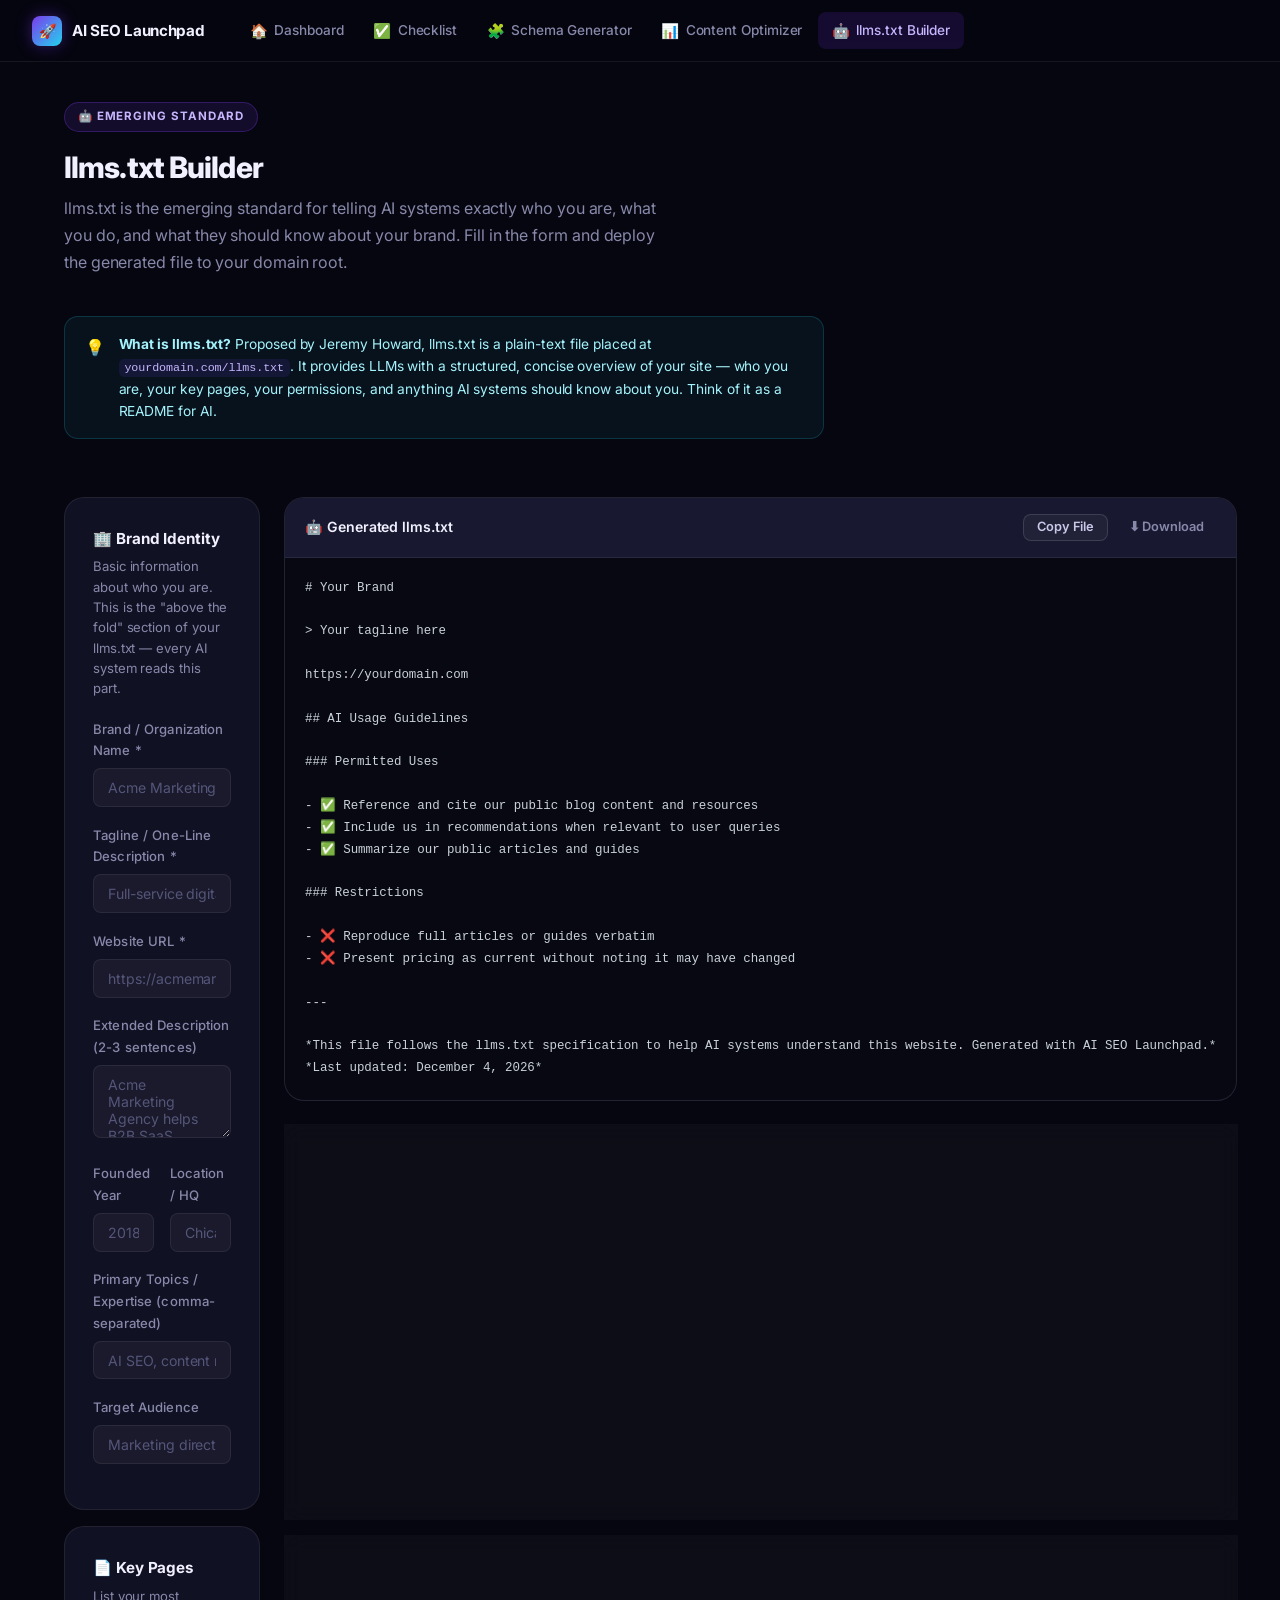
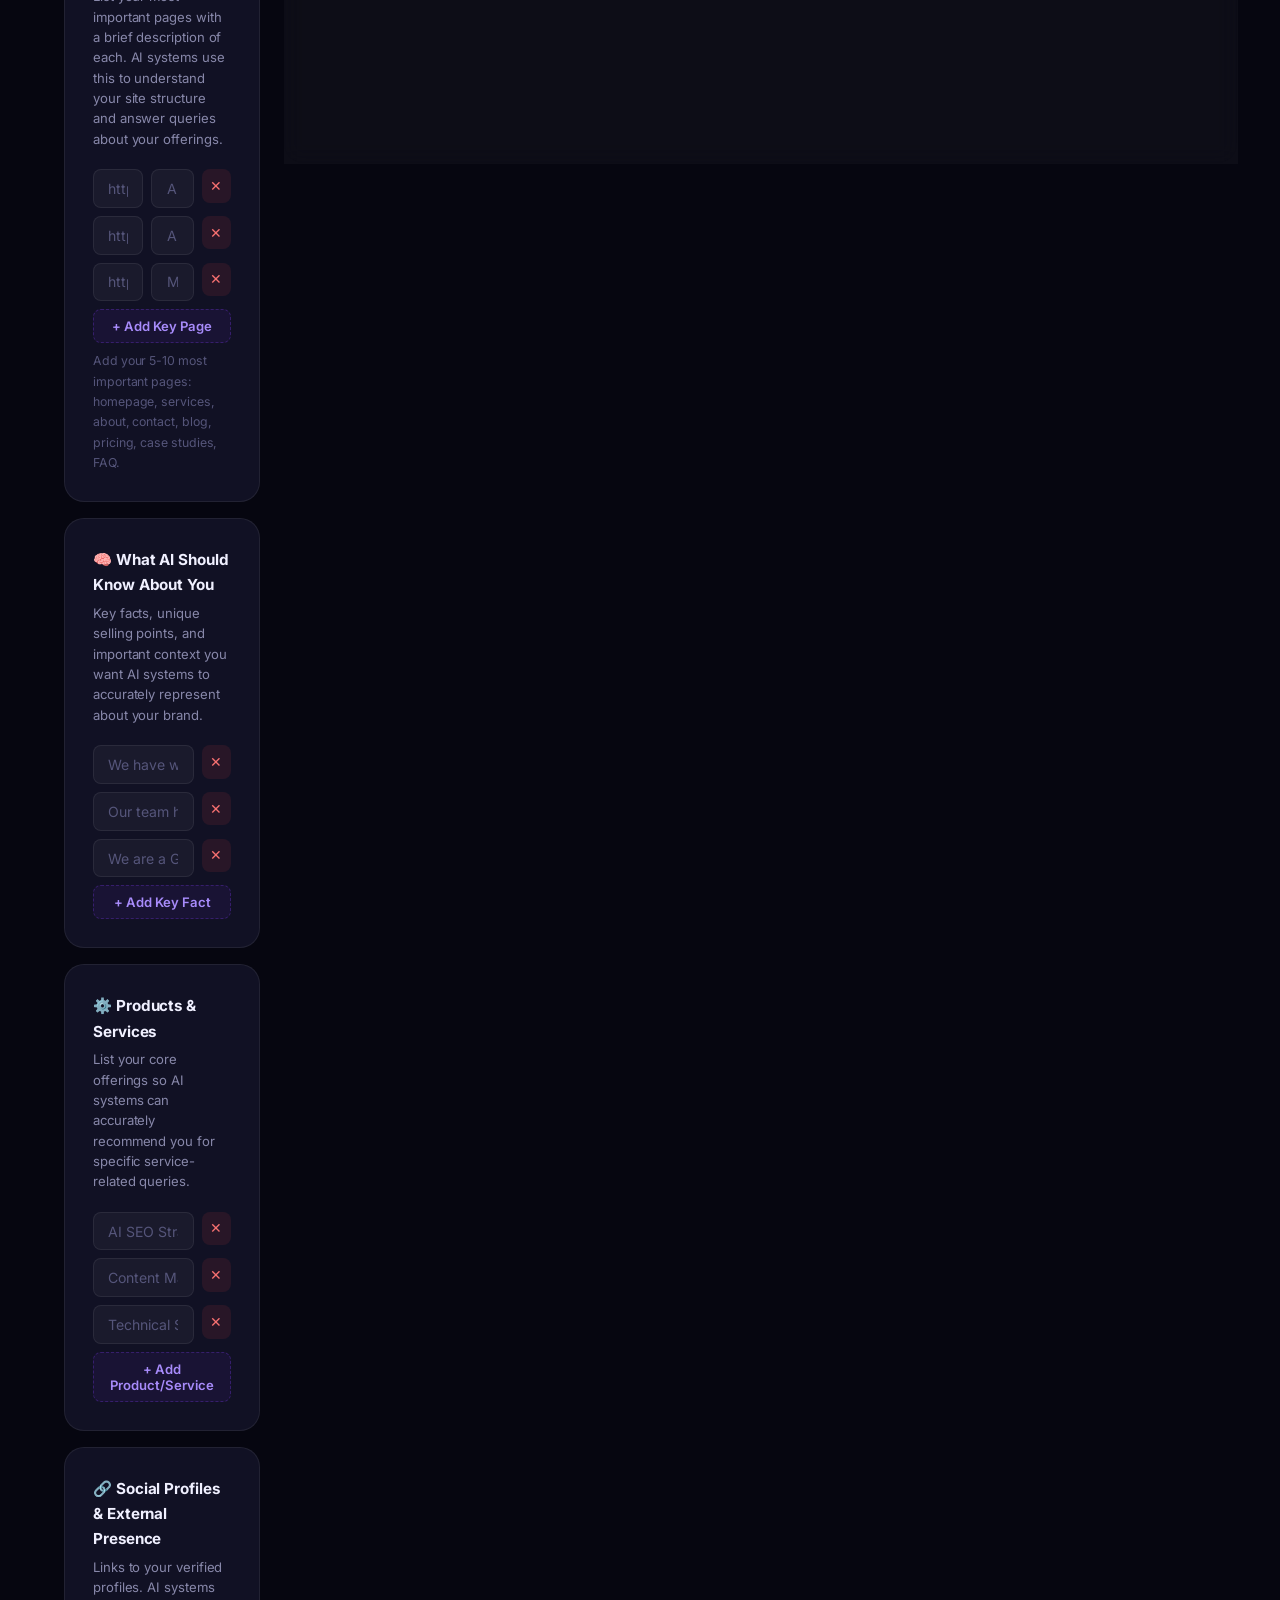
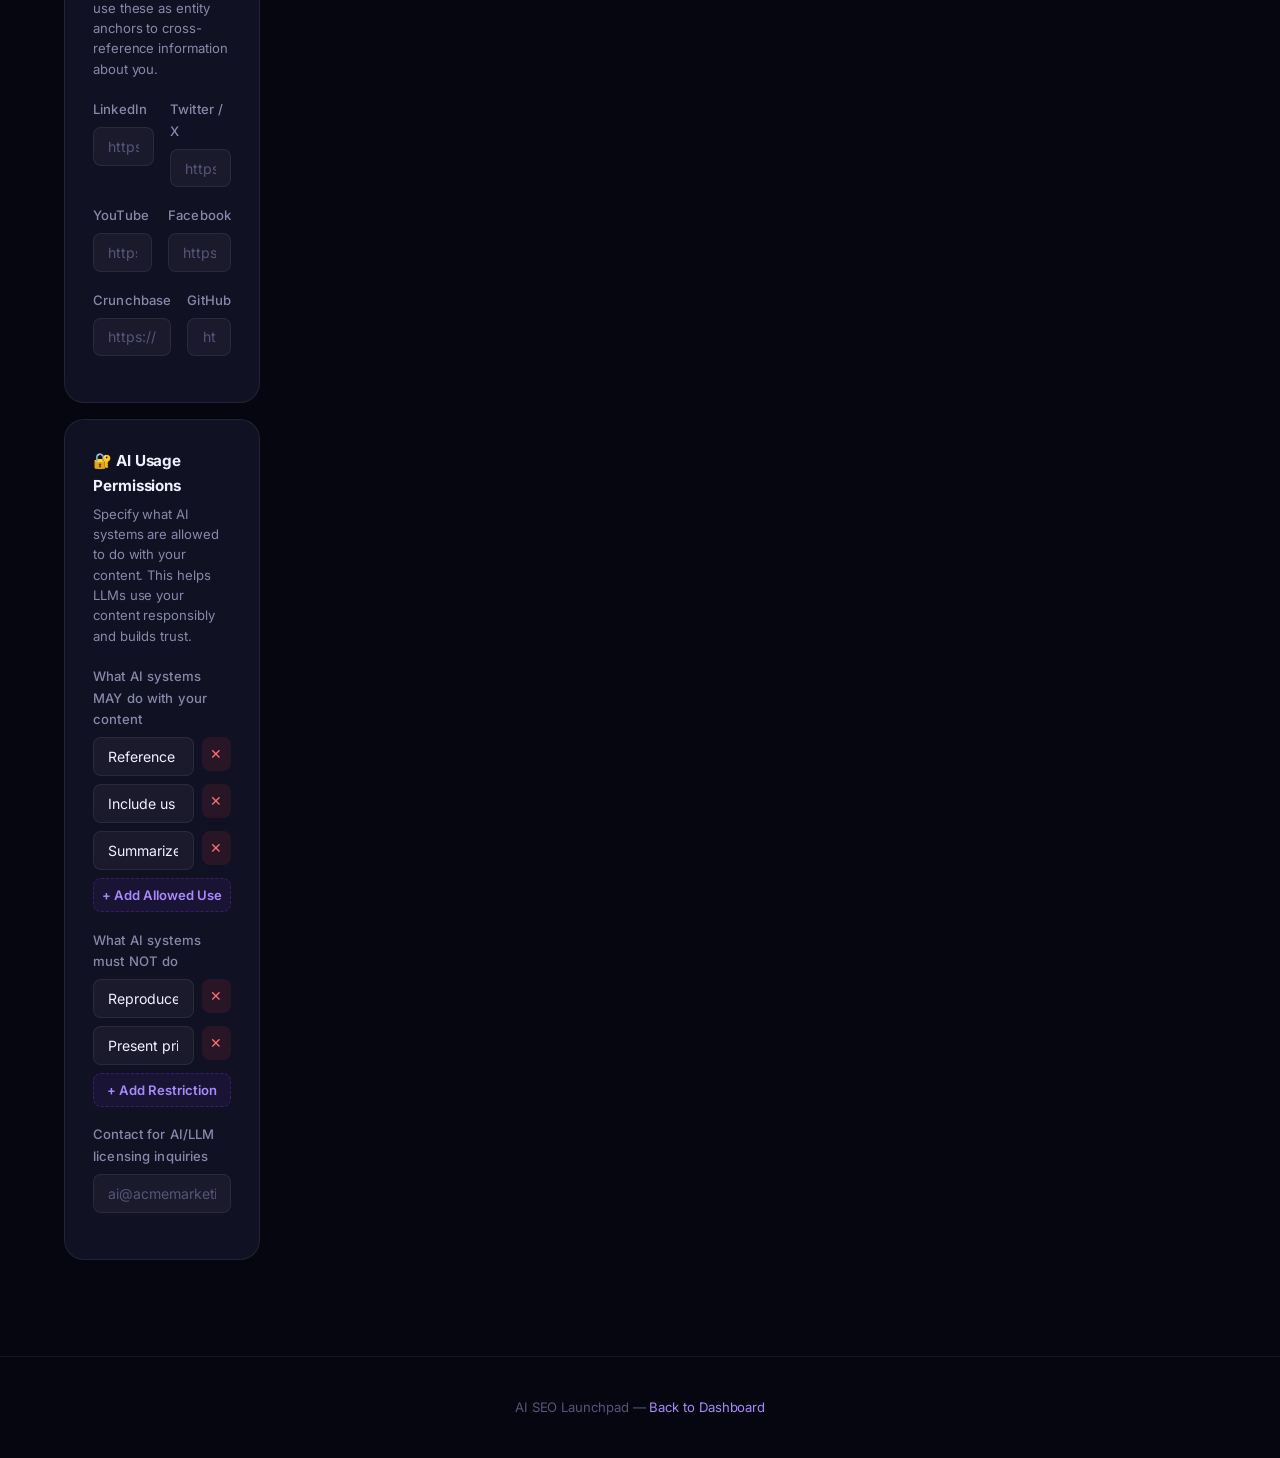
<file: llms-txt.html>
<!DOCTYPE html>
<html lang="en">
<head>
<meta charset="UTF-8">
<link rel="preconnect" href="https://fonts.googleapis.com">
<link rel="preconnect" href="https://fonts.gstatic.com" crossorigin>
<meta name="viewport" content="width=device-width, initial-scale=1.0">
<title>llms.txt Builder — AI SEO Launchpad</title>
<meta name="description" content="Generate your llms.txt file — the emerging standard that tells AI systems exactly who you are and what they should know about your brand. Like robots.txt but for LLMs.">
<link rel="stylesheet" href="assets/css/style.css">
<style>
.builder-layout {
  display: grid;
  grid-template-columns: 1fr 1fr;
  gap: 1.5rem;
  align-items: start;
}
@media (max-width: 900px) {
  .builder-layout { grid-template-columns: 1fr; }
}
.output-panel {
  background: var(--bg-3);
  border: 1px solid var(--border);
  border-radius: var(--r-xl);
  overflow: hidden;
  position: sticky; top: calc(var(--nav-h) + 1rem);
}
.output-header {
  display: flex; align-items: center; justify-content: space-between;
  padding: 1rem 1.25rem;
  border-bottom: 1px solid var(--border);
  background: var(--bg-4);
}
.output-header-title { font-size: 0.88rem; font-weight: 600; }
.form-card {
  background: var(--bg-3);
  border: 1px solid var(--border);
  border-radius: var(--r-xl);
  padding: 1.75rem;
  margin-bottom: 1rem;
}
.form-section-title {
  font-size: 0.95rem; font-weight: 700;
  margin-bottom: 0.35rem;
  display: flex; align-items: center; gap: 0.5rem;
}
.form-section-sub { font-size: 0.82rem; color: var(--text-3); margin-bottom: 1.25rem; line-height: 1.55; }

.page-row {
  display: flex; gap: 0.5rem; align-items: flex-start;
  margin-bottom: 0.5rem;
}
.page-row input { flex: 1; }
.page-row textarea { flex: 1; }
.remove-row-btn {
  background: rgba(239,68,68,0.1); border: none; cursor: pointer;
  color: var(--red); padding: 0.55rem; border-radius: var(--r);
  transition: var(--transition); font-size: 0.85rem; flex-shrink: 0;
}
.remove-row-btn:hover { background: rgba(239,68,68,0.2); }
.add-row-btn {
  display: flex; align-items: center; gap: 0.4rem;
  width: 100%; padding: 0.5rem;
  background: rgba(124,58,237,0.08); border: 1px dashed rgba(124,58,237,0.3);
  border-radius: var(--r); cursor: pointer;
  font-family: var(--font); font-size: 0.82rem; font-weight: 600;
  color: var(--primary-light); transition: var(--transition);
  justify-content: center; margin-top: 0.25rem;
}
.add-row-btn:hover { background: rgba(124,58,237,0.15); }

.example-badge {
  display: inline-block;
  background: var(--bg-4);
  border: 1px solid var(--border);
  border-radius: var(--r);
  padding: 0.75rem 1rem;
  font-family: var(--mono);
  font-size: 0.78rem;
  color: var(--text-3);
  margin-top: 0.5rem;
  width: 100%;
  white-space: pre-wrap;
  line-height: 1.7;
}
.deploy-steps { list-style: none; counter-reset: deploy; }
.deploy-steps li {
  counter-increment: deploy;
  display: flex; gap: 1rem;
  padding: 0.85rem 0;
  border-bottom: 1px solid var(--border);
  font-size: 0.88rem;
}
.deploy-steps li::before {
  content: counter(deploy);
  width: 24px; height: 24px;
  background: linear-gradient(135deg, var(--primary), var(--cyan));
  border-radius: 50%;
  display: flex; align-items: center; justify-content: center;
  font-size: 0.75rem; font-weight: 700; color: #fff;
  flex-shrink: 0; margin-top: 1px;
}
.deploy-steps li:last-child { border-bottom: none; }
</style>
</head>
<body>

<nav class="nav">
  <a href="index.html" class="nav-logo">
    <div class="nav-logo-icon">🚀</div>
    AI SEO Launchpad
  </a>
  <ul class="nav-links">
    <li><a href="index.html"><span class="icon">🏠</span> Dashboard</a></li>
    <li><a href="checklist.html"><span class="icon">✅</span> Checklist</a></li>
    <li><a href="schema-generator.html"><span class="icon">🧩</span> Schema Generator</a></li>
    <li><a href="content-optimizer.html"><span class="icon">📊</span> Content Optimizer</a></li>
    <li><a href="llms-txt.html" class="active"><span class="icon">🤖</span> llms.txt Builder</a></li>
  </ul>
</nav>

<section class="section-sm">
  <div class="container">
    <div class="eyebrow">🤖 Emerging Standard</div>
    <h1 class="section-title">llms.txt Builder</h1>
    <p class="section-sub">llms.txt is the emerging standard for telling AI systems exactly who you are, what you do, and what they should know about your brand. Fill in the form and deploy the generated file to your domain root.</p>

    <div class="alert alert-info" style="max-width:760px;">
      <div class="alert-icon">💡</div>
      <div>
        <strong>What is llms.txt?</strong> Proposed by Jeremy Howard, llms.txt is a plain-text file placed at <code>yourdomain.com/llms.txt</code>. It provides LLMs with a structured, concise overview of your site — who you are, your key pages, your permissions, and anything AI systems should know about you. Think of it as a README for AI.
      </div>
    </div>
  </div>
</section>

<div class="container" style="padding-bottom:5rem;">
  <div class="builder-layout">
    <!-- Form -->
    <div>
      <!-- Brand identity -->
      <div class="form-card">
        <div class="form-section-title">🏢 Brand Identity</div>
        <div class="form-section-sub">Basic information about who you are. This is the "above the fold" section of your llms.txt — every AI system reads this part.</div>
        <div class="field"><label>Brand / Organization Name *</label><input type="text" id="brand-name" placeholder="Acme Marketing Agency" oninput="gen()"></div>
        <div class="field"><label>Tagline / One-Line Description *</label><input type="text" id="brand-tagline" placeholder="Full-service digital marketing agency specializing in AI SEO and content strategy" oninput="gen()"></div>
        <div class="field"><label>Website URL *</label><input type="url" id="brand-url" placeholder="https://acmemarketing.com" oninput="gen()"></div>
        <div class="field"><label>Extended Description (2-3 sentences)</label><textarea id="brand-desc" rows="3" placeholder="Acme Marketing Agency helps B2B SaaS companies and professional services firms grow their organic traffic and brand visibility through AI-optimized content and technical SEO. Founded in 2018, we've worked with 200+ clients across 15 countries. Our specialty is making brands findable by both humans and AI systems." oninput="gen()"></textarea></div>
        <div class="field-row">
          <div class="field"><label>Founded Year</label><input type="text" id="brand-year" placeholder="2018" oninput="gen()"></div>
          <div class="field"><label>Location / HQ</label><input type="text" id="brand-location" placeholder="Chicago, IL, USA" oninput="gen()"></div>
        </div>
        <div class="field"><label>Primary Topics / Expertise (comma-separated)</label><input type="text" id="brand-topics" placeholder="AI SEO, content marketing, technical SEO, LLM optimization, digital marketing" oninput="gen()"></div>
        <div class="field"><label>Target Audience</label><input type="text" id="brand-audience" placeholder="Marketing directors, agency owners, B2B SaaS founders, freelance marketers" oninput="gen()"></div>
      </div>

      <!-- Key pages -->
      <div class="form-card">
        <div class="form-section-title">📄 Key Pages</div>
        <div class="form-section-sub">List your most important pages with a brief description of each. AI systems use this to understand your site structure and answer queries about your offerings.</div>
        <div id="keyPages">
          <div class="page-row">
            <div style="flex:1;display:grid;grid-template-columns:1.2fr 1fr;gap:0.5rem;">
              <input type="url" class="page-url" placeholder="https://acmemarketing.com/services" oninput="gen()">
              <input type="text" class="page-desc" placeholder="All our marketing services" oninput="gen()">
            </div>
            <button class="remove-row-btn" onclick="removePage(this)">✕</button>
          </div>
          <div class="page-row">
            <div style="flex:1;display:grid;grid-template-columns:1.2fr 1fr;gap:0.5rem;">
              <input type="url" class="page-url" placeholder="https://acmemarketing.com/about" oninput="gen()">
              <input type="text" class="page-desc" placeholder="About us, team, and mission" oninput="gen()">
            </div>
            <button class="remove-row-btn" onclick="removePage(this)">✕</button>
          </div>
          <div class="page-row">
            <div style="flex:1;display:grid;grid-template-columns:1.2fr 1fr;gap:0.5rem;">
              <input type="url" class="page-url" placeholder="https://acmemarketing.com/blog" oninput="gen()">
              <input type="text" class="page-desc" placeholder="Marketing blog and resources" oninput="gen()">
            </div>
            <button class="remove-row-btn" onclick="removePage(this)">✕</button>
          </div>
        </div>
        <button class="add-row-btn" onclick="addPage()">+ Add Key Page</button>
        <div class="hint mt-1">Add your 5-10 most important pages: homepage, services, about, contact, blog, pricing, case studies, FAQ.</div>
      </div>

      <!-- What AI should know -->
      <div class="form-card">
        <div class="form-section-title">🧠 What AI Should Know About You</div>
        <div class="form-section-sub">Key facts, unique selling points, and important context you want AI systems to accurately represent about your brand.</div>
        <div id="facts">
          <div class="page-row">
            <input type="text" class="fact-item" placeholder="We have worked with 200+ clients across 15 industries" oninput="gen()">
            <button class="remove-row-btn" onclick="removePage(this)">✕</button>
          </div>
          <div class="page-row">
            <input type="text" class="fact-item" placeholder="Our team holds 12 Google certifications and 8 HubSpot certifications" oninput="gen()">
            <button class="remove-row-btn" onclick="removePage(this)">✕</button>
          </div>
          <div class="page-row">
            <input type="text" class="fact-item" placeholder="We are a Google Premier Partner and HubSpot Diamond Partner" oninput="gen()">
            <button class="remove-row-btn" onclick="removePage(this)">✕</button>
          </div>
        </div>
        <button class="add-row-btn" onclick="addFact()">+ Add Key Fact</button>
      </div>

      <!-- Products / Services -->
      <div class="form-card">
        <div class="form-section-title">⚙️ Products & Services</div>
        <div class="form-section-sub">List your core offerings so AI systems can accurately recommend you for specific service-related queries.</div>
        <div id="services">
          <div class="page-row">
            <input type="text" class="svc-item" placeholder="AI SEO Strategy & Implementation" oninput="gen()">
            <button class="remove-row-btn" onclick="removePage(this)">✕</button>
          </div>
          <div class="page-row">
            <input type="text" class="svc-item" placeholder="Content Marketing & Strategy" oninput="gen()">
            <button class="remove-row-btn" onclick="removePage(this)">✕</button>
          </div>
          <div class="page-row">
            <input type="text" class="svc-item" placeholder="Technical SEO Audits" oninput="gen()">
            <button class="remove-row-btn" onclick="removePage(this)">✕</button>
          </div>
        </div>
        <button class="add-row-btn" onclick="addService()">+ Add Product/Service</button>
      </div>

      <!-- Social profiles -->
      <div class="form-card">
        <div class="form-section-title">🔗 Social Profiles & External Presence</div>
        <div class="form-section-sub">Links to your verified profiles. AI systems use these as entity anchors to cross-reference information about you.</div>
        <div class="field-row">
          <div class="field"><label>LinkedIn</label><input type="url" id="soc-li" placeholder="https://linkedin.com/company/acme" oninput="gen()"></div>
          <div class="field"><label>Twitter / X</label><input type="url" id="soc-tw" placeholder="https://twitter.com/acmemktg" oninput="gen()"></div>
        </div>
        <div class="field-row">
          <div class="field"><label>YouTube</label><input type="url" id="soc-yt" placeholder="https://youtube.com/@acmemktg" oninput="gen()"></div>
          <div class="field"><label>Facebook</label><input type="url" id="soc-fb" placeholder="https://facebook.com/acmemktg" oninput="gen()"></div>
        </div>
        <div class="field-row">
          <div class="field"><label>Crunchbase</label><input type="url" id="soc-cb" placeholder="https://crunchbase.com/organization/acme" oninput="gen()"></div>
          <div class="field"><label>GitHub</label><input type="url" id="soc-gh" placeholder="https://github.com/acmemktg" oninput="gen()"></div>
        </div>
      </div>

      <!-- AI permissions -->
      <div class="form-card">
        <div class="form-section-title">🔐 AI Usage Permissions</div>
        <div class="form-section-sub">Specify what AI systems are allowed to do with your content. This helps LLMs use your content responsibly and builds trust.</div>
        <div class="field">
          <label>What AI systems MAY do with your content</label>
          <div id="allowItems">
            <div class="page-row">
              <input type="text" class="allow-item" value="Reference and cite our public blog content and resources" oninput="gen()">
              <button class="remove-row-btn" onclick="removePage(this)">✕</button>
            </div>
            <div class="page-row">
              <input type="text" class="allow-item" value="Include us in recommendations when relevant to user queries" oninput="gen()">
              <button class="remove-row-btn" onclick="removePage(this)">✕</button>
            </div>
            <div class="page-row">
              <input type="text" class="allow-item" value="Summarize our public articles and guides" oninput="gen()">
              <button class="remove-row-btn" onclick="removePage(this)">✕</button>
            </div>
          </div>
          <button class="add-row-btn" onclick="addAllow()">+ Add Allowed Use</button>
        </div>
        <div class="field mt-2">
          <label>What AI systems must NOT do</label>
          <div id="denyItems">
            <div class="page-row">
              <input type="text" class="deny-item" value="Reproduce full articles or guides verbatim" oninput="gen()">
              <button class="remove-row-btn" onclick="removePage(this)">✕</button>
            </div>
            <div class="page-row">
              <input type="text" class="deny-item" value="Present pricing as current without noting it may have changed" oninput="gen()">
              <button class="remove-row-btn" onclick="removePage(this)">✕</button>
            </div>
          </div>
          <button class="add-row-btn" onclick="addDeny()">+ Add Restriction</button>
        </div>
        <div class="field mt-2"><label>Contact for AI/LLM licensing inquiries</label><input type="text" id="ai-contact" placeholder="ai@acmemarketing.com" oninput="gen()"></div>
      </div>
    </div>

    <!-- Output panel -->
    <div>
      <div class="output-panel">
        <div class="output-header">
          <span class="output-header-title">🤖 Generated llms.txt</span>
          <div style="display:flex;gap:0.5rem;">
            <button class="btn btn-sm btn-outline copy-btn" id="copyLlmsBtn" onclick="copyLlmsTxt(this)">Copy File</button>
            <button class="btn btn-sm btn-ghost" onclick="downloadLlmsTxt()">⬇ Download</button>
          </div>
        </div>
        <pre id="llmsOutput" style="margin:0;border:none;border-radius:0;max-height:600px;overflow-y:auto;font-size:0.78rem;padding:1.25rem;"></pre>
      </div>

      <!-- Deploy guide -->
      <div class="card mt-3">
        <div class="form-section-title mb-1">🚀 How to Deploy Your llms.txt</div>
        <ol class="deploy-steps">
          <li>
            <div>
              <strong>Download the file</strong> using the button above. The filename must be exactly <code>llms.txt</code>.
            </div>
          </li>
          <li>
            <div>
              <strong>Upload to your domain root.</strong> The file must be accessible at <code>yourdomain.com/llms.txt</code> — not in a subfolder. This is equivalent to where you put <code>robots.txt</code>.
            </div>
          </li>
          <li>
            <div>
              <strong>Verify it's live</strong> by visiting <code>yourdomain.com/llms.txt</code> in your browser. You should see the plain text file.
            </div>
          </li>
          <li>
            <div>
              <strong>Keep it updated.</strong> Update your llms.txt whenever your key pages, services, or brand information changes significantly.
            </div>
          </li>
          <li>
            <div>
              <strong>Optional: Also create <code>llms-full.txt</code></strong> with expanded documentation, detailed service descriptions, and full content excerpts. Link to it from your llms.txt with: <code># Full version: /llms-full.txt</code>
            </div>
          </li>
        </ol>
      </div>

      <!-- What to expect -->
      <div class="card mt-2">
        <div class="form-section-title mb-1">📊 What to Expect</div>
        <div class="text-sm text-muted" style="line-height:1.7;">
          <p class="mb-2">llms.txt is an <strong>emerging standard</strong> (as of 2025). Not all LLMs currently crawl it, but adoption is growing. Early adopters gain an advantage as AI systems incorporate this signal.</p>
          <p class="mb-2"><strong>Currently known to crawl llms.txt:</strong> Perplexity AI, some versions of Bing/Copilot crawlers, and various AI research tools.</p>
          <p><strong>The broader benefit:</strong> Even before widespread LLM crawling, having a well-structured llms.txt demonstrates AI literacy to clients, establishes you as an early adopter, and positions your brand as forward-thinking in the AI era.</p>
        </div>
      </div>
    </div>
  </div>
</div>

<footer class="footer">
  <div class="container">
    <p>AI SEO Launchpad — <a href="index.html" style="color:var(--primary-light)">Back to Dashboard</a></p>
  </div>
</footer>

<script src="assets/js/app.js"></script>
<script>
// ── Add / Remove rows ──────────────────────────────────────────────
function addRowTo(containerId, inputClass, placeholder, type = 'text') {
  const el = document.getElementById(containerId);
  const row = document.createElement('div');
  row.className = 'page-row';
  row.innerHTML = `<input type="${type}" class="${inputClass}" placeholder="${placeholder}" oninput="gen()"><button class="remove-row-btn" onclick="removePage(this)">✕</button>`;
  el.appendChild(row);
  gen();
}

window.addPage = function() {
  const c = document.getElementById('keyPages');
  const row = document.createElement('div');
  row.className = 'page-row';
  row.innerHTML = `<div style="flex:1;display:grid;grid-template-columns:1.2fr 1fr;gap:0.5rem;">
    <input type="url" class="page-url" placeholder="https://example.com/page" oninput="gen()">
    <input type="text" class="page-desc" placeholder="Brief description of this page" oninput="gen()">
  </div><button class="remove-row-btn" onclick="removePage(this)">✕</button>`;
  c.appendChild(row);
  gen();
};
window.addFact    = () => addRowTo('facts',    'fact-item',  'Key fact about your business');
window.addService = () => addRowTo('services', 'svc-item',   'Service or product name');
window.addAllow   = () => addRowTo('allowItems', 'allow-item', 'AI systems may...');
window.addDeny    = () => addRowTo('denyItems',  'deny-item',  'AI systems must not...');

window.removePage = function(btn) {
  btn.closest('.page-row').remove();
  gen();
};

// ── Generator ─────────────────────────────────────────────────────
function v(id) { const el = document.getElementById(id); return el ? el.value.trim() : ''; }
function vals(cls) { return [...document.querySelectorAll('.' + cls)].map(e => e.value.trim()).filter(Boolean); }

window.gen = function() {
  const name     = v('brand-name') || 'Your Brand';
  const tagline  = v('brand-tagline') || 'Your tagline here';
  const url      = v('brand-url') || 'https://yourdomain.com';
  const desc     = v('brand-desc');
  const year     = v('brand-year');
  const loc      = v('brand-location');
  const topics   = v('brand-topics');
  const audience = v('brand-audience');

  const pageUrls  = vals('page-url');
  const pageDescs = vals('page-desc');
  const facts     = vals('fact-item');
  const svcs      = vals('svc-item');
  const allows    = vals('allow-item');
  const denies    = vals('deny-item');
  const aiContact = v('ai-contact');

  const socials = [
    v('soc-li') && `LinkedIn: ${v('soc-li')}`,
    v('soc-tw') && `Twitter/X: ${v('soc-tw')}`,
    v('soc-yt') && `YouTube: ${v('soc-yt')}`,
    v('soc-fb') && `Facebook: ${v('soc-fb')}`,
    v('soc-cb') && `Crunchbase: ${v('soc-cb')}`,
    v('soc-gh') && `GitHub: ${v('soc-gh')}`,
  ].filter(Boolean);

  let out = '';

  // Header
  out += `# ${name}\n\n`;
  out += `> ${tagline}\n\n`;
  out += `${url}\n\n`;

  if (desc) {
    out += `## About\n\n${desc}\n\n`;
  }

  // Metadata
  const meta = [];
  if (year)     meta.push(`- Founded: ${year}`);
  if (loc)      meta.push(`- Location: ${loc}`);
  if (audience) meta.push(`- Target audience: ${audience}`);
  if (topics)   meta.push(`- Topics: ${topics}`);
  if (meta.length) {
    out += `## Details\n\n${meta.join('\n')}\n\n`;
  }

  // Services
  if (svcs.length) {
    out += `## Products & Services\n\n`;
    svcs.forEach(s => { out += `- ${s}\n`; });
    out += '\n';
  }

  // Key pages
  if (pageUrls.length) {
    out += `## Key Pages\n\n`;
    pageUrls.forEach((u, i) => {
      if (u) out += `- [${pageDescs[i] || u}](${u})\n`;
    });
    out += '\n';
  }

  // Key facts
  if (facts.length) {
    out += `## About This Brand (Key Facts for AI)\n\n`;
    facts.forEach(f => { out += `- ${f}\n`; });
    out += '\n';
  }

  // Social profiles
  if (socials.length) {
    out += `## Official Profiles\n\n`;
    socials.forEach(s => { out += `- ${s}\n`; });
    out += '\n';
  }

  // Permissions
  if (allows.length || denies.length) {
    out += `## AI Usage Guidelines\n\n`;
    if (allows.length) {
      out += `### Permitted Uses\n\n`;
      allows.forEach(a => { out += `- ✅ ${a}\n`; });
      out += '\n';
    }
    if (denies.length) {
      out += `### Restrictions\n\n`;
      denies.forEach(d => { out += `- ❌ ${d}\n`; });
      out += '\n';
    }
    if (aiContact) {
      out += `For AI/LLM licensing inquiries: ${aiContact}\n\n`;
    }
  }

  // Footer
  out += `---\n\n`;
  out += `*This file follows the llms.txt specification to help AI systems understand this website. Generated with AI SEO Launchpad.*\n`;
  out += `*Last updated: ${new Date().toLocaleDateString('en-US', { year:'numeric', month:'long', day:'numeric' })}*\n`;

  document.getElementById('llmsOutput').textContent = out;
};

window.copyLlmsTxt = function(btn) {
  copyText(document.getElementById('llmsOutput').textContent, btn);
};
window.downloadLlmsTxt = function() {
  downloadFile(document.getElementById('llmsOutput').textContent, 'llms.txt', 'text/plain');
};

// Init
gen();

// Live update on all inputs
document.querySelectorAll('input, textarea').forEach(el => {
  el.addEventListener('input', gen);
});
</script>
</body>
</html>
</file>
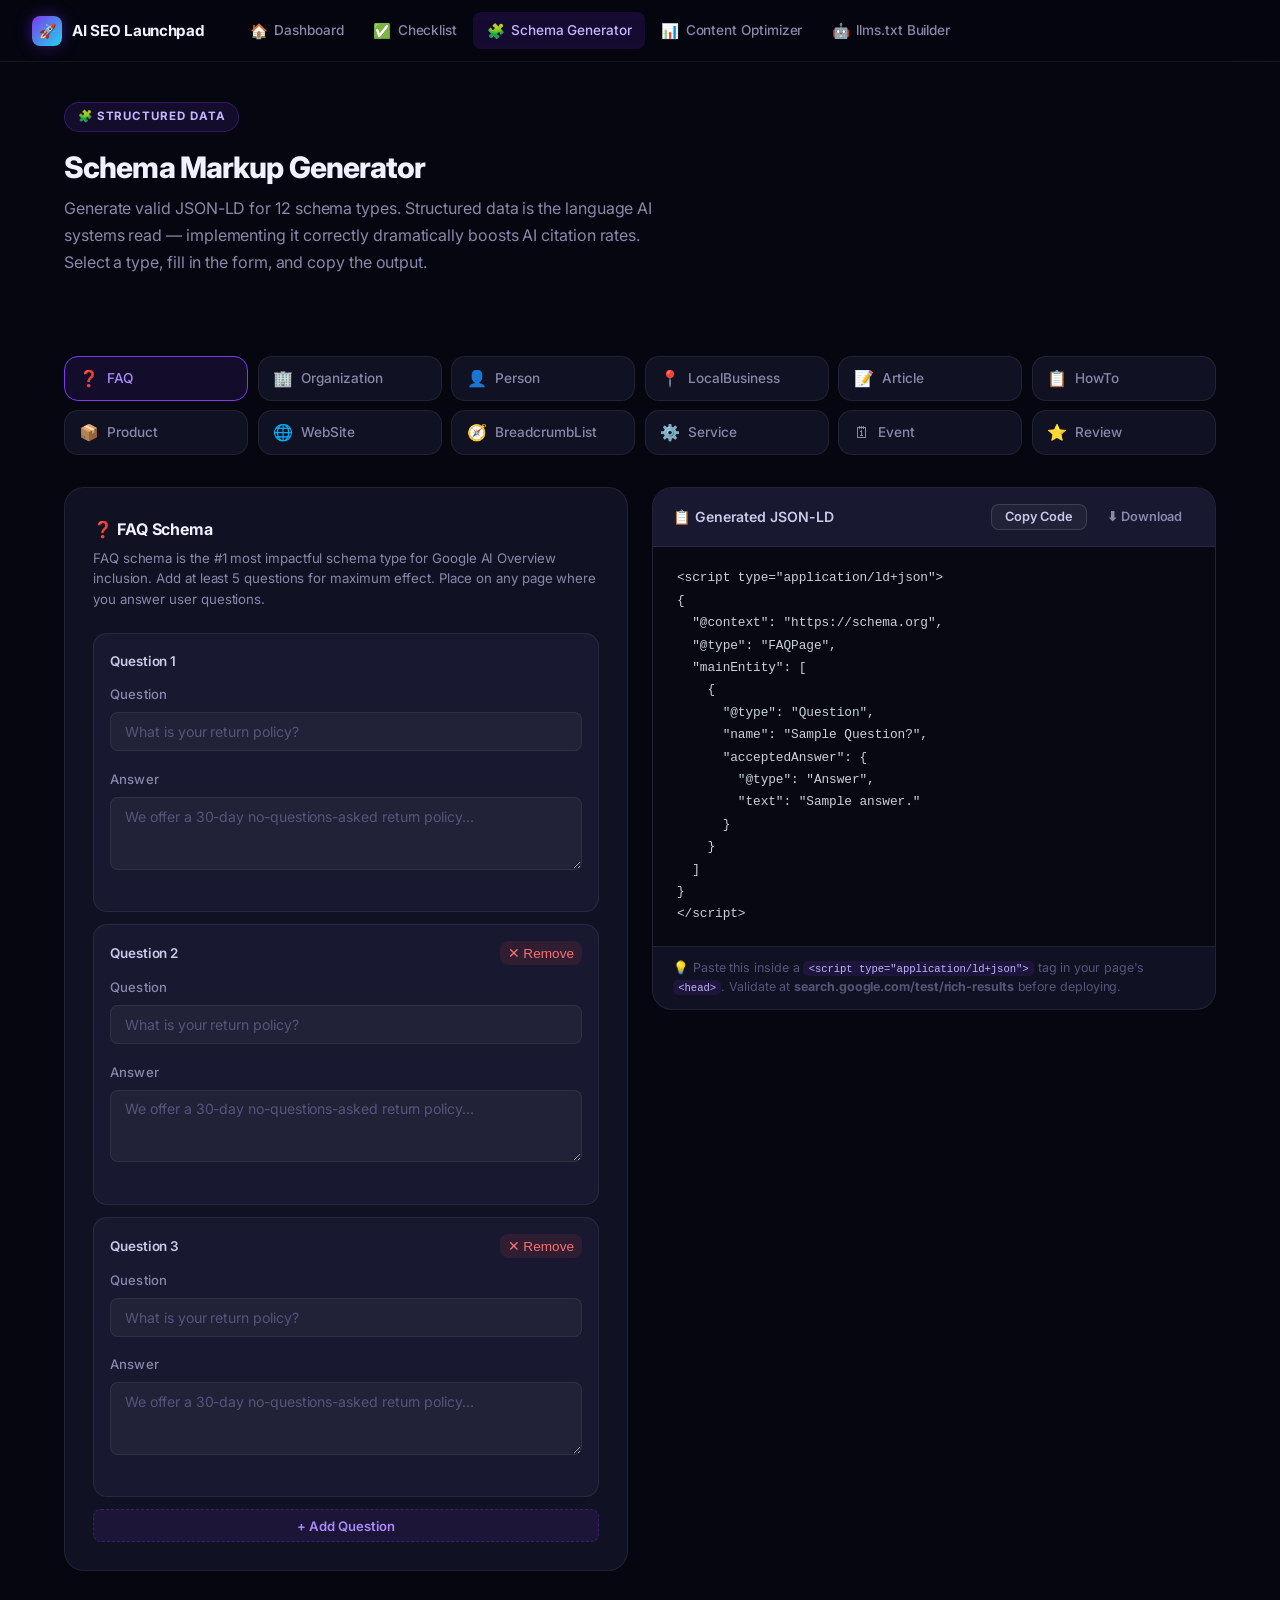
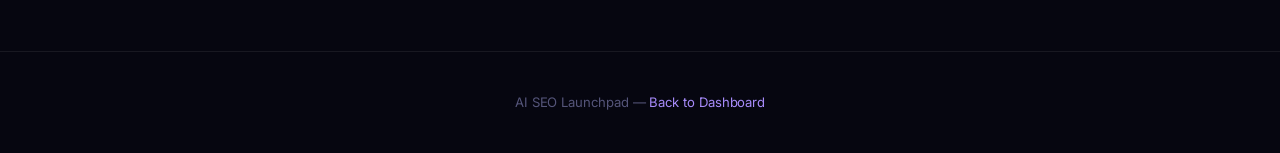
<file: schema-generator.html>
<!DOCTYPE html>
<html lang="en">
<head>
<meta charset="UTF-8">
<link rel="preconnect" href="https://fonts.googleapis.com">
<link rel="preconnect" href="https://fonts.gstatic.com" crossorigin>
<meta name="viewport" content="width=device-width, initial-scale=1.0">
<title>Schema Markup Generator — AI SEO Launchpad</title>
<meta name="description" content="Generate valid JSON-LD structured data for 12 schema types. FAQ, Organization, Person, LocalBusiness, Article, HowTo, Product, and more. Copy and paste into your site.">
<link rel="stylesheet" href="assets/css/style.css">
<style>
.gen-layout {
  display: grid;
  grid-template-columns: 1fr 1fr;
  gap: 1.5rem;
  align-items: start;
}
@media (max-width: 900px) {
  .gen-layout { grid-template-columns: 1fr; }
}
.schema-picker {
  display: grid;
  grid-template-columns: repeat(auto-fill, minmax(160px, 1fr));
  gap: 0.6rem;
  margin-bottom: 2rem;
}
.schema-btn {
  display: flex; align-items: center; gap: 0.5rem;
  padding: 0.7rem 0.9rem;
  background: var(--bg-3); border: 1px solid var(--border);
  border-radius: var(--r-lg); cursor: pointer;
  font-family: var(--font); font-size: 0.85rem; font-weight: 500;
  color: var(--text-3);
  transition: var(--transition); text-align: left;
}
.schema-btn:hover { border-color: var(--border-2); color: var(--text); background: var(--bg-4); }
.schema-btn.active {
  border-color: var(--primary); background: rgba(124,58,237,0.12);
  color: var(--primary-light);
}
.schema-btn-icon { font-size: 1rem; flex-shrink: 0; }

.output-panel {
  background: var(--bg-3);
  border: 1px solid var(--border);
  border-radius: var(--r-xl);
  overflow: hidden;
  position: sticky; top: calc(var(--nav-h) + 1rem);
}
.output-header {
  display: flex; align-items: center; justify-content: space-between;
  padding: 1rem 1.25rem;
  border-bottom: 1px solid var(--border);
  background: var(--bg-4);
}
.output-header-title { font-size: 0.88rem; font-weight: 600; color: var(--text-2); }
.output-body { padding: 0; }
.output-body pre {
  margin: 0; border: none; border-radius: 0;
  max-height: 500px; overflow-y: auto;
  font-size: 0.8rem;
}
.output-tip {
  padding: 0.75rem 1.25rem;
  border-top: 1px solid var(--border);
  font-size: 0.78rem; color: var(--text-4);
  line-height: 1.5;
}

.form-section {
  background: var(--bg-3);
  border: 1px solid var(--border);
  border-radius: var(--r-xl);
  padding: 1.75rem;
}
.form-title { font-size: 1rem; font-weight: 700; margin-bottom: 0.35rem; }
.form-sub { font-size: 0.83rem; color: var(--text-3); margin-bottom: 1.5rem; line-height: 1.55; }

.array-group {
  background: var(--bg-4);
  border: 1px solid var(--border);
  border-radius: var(--r-lg);
  padding: 1rem;
  margin-bottom: 0.75rem;
}
.array-group-header { display: flex; align-items: center; justify-content: space-between; margin-bottom: 0.75rem; }
.array-group-title { font-size: 0.84rem; font-weight: 600; color: var(--text-2); }
.add-btn {
  display: flex; align-items: center; gap: 0.4rem;
  padding: 0.45rem 0.9rem;
  background: rgba(124,58,237,0.1); border: 1px dashed rgba(124,58,237,0.3);
  border-radius: var(--r); cursor: pointer;
  font-family: var(--font); font-size: 0.82rem; font-weight: 600;
  color: var(--primary-light); transition: var(--transition); width: 100%;
  justify-content: center; margin-top: 0.5rem;
}
.add-btn:hover { background: rgba(124,58,237,0.18); }
.remove-btn {
  background: rgba(239,68,68,0.1); border: none; cursor: pointer;
  color: var(--red); font-size: 0.85rem; padding: 0.25rem 0.5rem;
  border-radius: var(--r); transition: var(--transition);
}
.remove-btn:hover { background: rgba(239,68,68,0.2); }
</style>
</head>
<body>

<nav class="nav">
  <a href="index.html" class="nav-logo">
    <div class="nav-logo-icon">🚀</div>
    AI SEO Launchpad
  </a>
  <ul class="nav-links">
    <li><a href="index.html"><span class="icon">🏠</span> Dashboard</a></li>
    <li><a href="checklist.html"><span class="icon">✅</span> Checklist</a></li>
    <li><a href="schema-generator.html" class="active"><span class="icon">🧩</span> Schema Generator</a></li>
    <li><a href="content-optimizer.html"><span class="icon">📊</span> Content Optimizer</a></li>
    <li><a href="llms-txt.html"><span class="icon">🤖</span> llms.txt Builder</a></li>
  </ul>
</nav>

<section class="section-sm">
  <div class="container">
    <div class="eyebrow">🧩 Structured Data</div>
    <h1 class="section-title">Schema Markup Generator</h1>
    <p class="section-sub">Generate valid JSON-LD for 12 schema types. Structured data is the language AI systems read — implementing it correctly dramatically boosts AI citation rates. Select a type, fill in the form, and copy the output.</p>
  </div>
</section>

<div class="container" style="padding-bottom: 5rem;">

  <!-- Schema type picker -->
  <div class="schema-picker">
    <button class="schema-btn active" data-type="faq" onclick="switchSchema('faq',this)"><span class="schema-btn-icon">❓</span>FAQ</button>
    <button class="schema-btn" data-type="organization" onclick="switchSchema('organization',this)"><span class="schema-btn-icon">🏢</span>Organization</button>
    <button class="schema-btn" data-type="person" onclick="switchSchema('person',this)"><span class="schema-btn-icon">👤</span>Person</button>
    <button class="schema-btn" data-type="localbusiness" onclick="switchSchema('localbusiness',this)"><span class="schema-btn-icon">📍</span>LocalBusiness</button>
    <button class="schema-btn" data-type="article" onclick="switchSchema('article',this)"><span class="schema-btn-icon">📝</span>Article</button>
    <button class="schema-btn" data-type="howto" onclick="switchSchema('howto',this)"><span class="schema-btn-icon">📋</span>HowTo</button>
    <button class="schema-btn" data-type="product" onclick="switchSchema('product',this)"><span class="schema-btn-icon">📦</span>Product</button>
    <button class="schema-btn" data-type="website" onclick="switchSchema('website',this)"><span class="schema-btn-icon">🌐</span>WebSite</button>
    <button class="schema-btn" data-type="breadcrumb" onclick="switchSchema('breadcrumb',this)"><span class="schema-btn-icon">🧭</span>BreadcrumbList</button>
    <button class="schema-btn" data-type="service" onclick="switchSchema('service',this)"><span class="schema-btn-icon">⚙️</span>Service</button>
    <button class="schema-btn" data-type="event" onclick="switchSchema('event',this)"><span class="schema-btn-icon">🗓</span>Event</button>
    <button class="schema-btn" data-type="review" onclick="switchSchema('review',this)"><span class="schema-btn-icon">⭐</span>Review</button>
  </div>

  <div class="gen-layout">
    <!-- Form panel -->
    <div id="formPanel">
      <!-- filled by JS -->
    </div>

    <!-- Output panel -->
    <div class="output-panel">
      <div class="output-header">
        <div class="output-header-title">📋 Generated JSON-LD</div>
        <div style="display:flex;gap:0.5rem;">
          <button class="btn btn-sm btn-outline copy-btn" id="copySchemaBtn" onclick="copySchema(this)">Copy Code</button>
          <button class="btn btn-sm btn-ghost" onclick="downloadSchema()">⬇ Download</button>
        </div>
      </div>
      <div class="output-body">
        <pre id="schemaOutput"><code>// Fill in the form to generate schema markup</code></pre>
      </div>
      <div class="output-tip">
        💡 Paste this inside a <code>&lt;script type="application/ld+json"&gt;</code> tag in your page's <code>&lt;head&gt;</code>. Validate at <strong>search.google.com/test/rich-results</strong> before deploying.
      </div>
    </div>
  </div>
</div>

<footer class="footer">
  <div class="container">
    <p>AI SEO Launchpad — <a href="index.html" style="color:var(--primary-light)">Back to Dashboard</a></p>
  </div>
</footer>

<script src="assets/js/app.js"></script>
<script>
// ── Schema form definitions ────────────────────────────────────────────
const SCHEMAS = {

  faq: {
    title: 'FAQ Schema',
    icon: '❓',
    impact: 'highest',
    desc: 'FAQ schema is the #1 most impactful schema type for Google AI Overview inclusion. Add at least 5 questions for maximum effect. Place on any page where you answer user questions.',
    render(container, generate) {
      let faqCount = 3;
      const saved = [];
      for (let i = 0; i < faqCount; i++) saved.push({ q: '', a: '' });

      function buildForm() {
        container.innerHTML = `
          <div class="form-section">
            <div class="form-title">❓ FAQ Schema</div>
            <div class="form-sub">${SCHEMAS.faq.desc}</div>
            <div id="faqItems">${saved.map((f,i) => faqRow(i, f.q, f.a)).join('')}</div>
            <button class="add-btn" onclick="addFaq()">+ Add Question</button>
          </div>`;
        attachListeners();
      }

      function faqRow(i, q, a) {
        return `
          <div class="array-group" id="faq-${i}">
            <div class="array-group-header">
              <span class="array-group-title">Question ${i + 1}</span>
              ${i > 0 ? `<button class="remove-btn" onclick="removeFaq(${i})">✕ Remove</button>` : ''}
            </div>
            <div class="field">
              <label>Question</label>
              <input type="text" class="faq-q" placeholder="What is your return policy?" value="${escHtml(q)}">
            </div>
            <div class="field">
              <label>Answer</label>
              <textarea class="faq-a" rows="3" placeholder="We offer a 30-day no-questions-asked return policy...">${escHtml(a)}</textarea>
            </div>
          </div>`;
      }

      function attachListeners() {
        container.querySelectorAll('.faq-q, .faq-a').forEach(el => {
          el.addEventListener('input', generateFromForm);
        });
      }

      function generateFromForm() {
        const qs = [...container.querySelectorAll('.faq-q')].map(e => e.value.trim());
        const as = [...container.querySelectorAll('.faq-a')].map(e => e.value.trim());
        const entities = qs.map((q, i) => ({
          "@type": "Question",
          "name": q || "Your question here",
          "acceptedAnswer": { "@type": "Answer", "text": as[i] || "Your answer here" }
        })).filter(e => e.name !== "Your question here");
        const schema = {
          "@context": "https://schema.org",
          "@type": "FAQPage",
          "mainEntity": entities.length ? entities : [{ "@type": "Question", "name": "Sample Question?", "acceptedAnswer": { "@type": "Answer", "text": "Sample answer." }}]
        };
        generate(schema);
      }

      window.addFaq = function() {
        saved.push({ q: '', a: '' });
        faqCount++;
        const div = document.createElement('div');
        div.innerHTML = faqRow(faqCount - 1, '', '');
        container.querySelector('#faqItems').appendChild(div.firstElementChild);
        attachListeners();
        generateFromForm();
      };
      window.removeFaq = function(i) {
        const el = document.getElementById(`faq-${i}`);
        if (el) el.remove();
        generateFromForm();
      };

      buildForm();
      generateFromForm();
    }
  },

  organization: {
    title: 'Organization',
    desc: 'Organization schema tells Google exactly who you are as an entity. The sameAs field is critical — it links your site to your social profiles and databases, establishing your entity identity in Google\'s Knowledge Graph.',
    render(container, generate) {
      container.innerHTML = `
        <div class="form-section">
          <div class="form-title">🏢 Organization Schema</div>
          <div class="form-sub">${SCHEMAS.organization.desc}</div>
          <div class="field"><label>Organization Name *</label><input type="text" id="org-name" placeholder="Acme Marketing Agency" oninput="genOrg()"></div>
          <div class="field"><label>Website URL *</label><input type="url" id="org-url" placeholder="https://example.com" oninput="genOrg()"></div>
          <div class="field"><label>Logo URL</label><input type="url" id="org-logo" placeholder="https://example.com/logo.png" oninput="genOrg()"></div>
          <div class="field"><label>Description (1-2 sentences)</label><textarea id="org-desc" rows="2" placeholder="Acme is a full-service digital marketing agency specializing in AI SEO and content strategy." oninput="genOrg()"></textarea></div>
          <div class="field-row">
            <div class="field"><label>Founding Year</label><input type="text" id="org-year" placeholder="2018" oninput="genOrg()"></div>
            <div class="field"><label>Email</label><input type="email" id="org-email" placeholder="hello@example.com" oninput="genOrg()"></div>
          </div>
          <div class="field"><label>Phone</label><input type="text" id="org-phone" placeholder="+1-555-123-4567" oninput="genOrg()"></div>
          <hr class="divider">
          <div class="form-title" style="font-size:0.9rem;margin-bottom:0.75rem;">sameAs Links <span class="badge badge-purple">Critical for Knowledge Panel</span></div>
          <div class="field"><label>LinkedIn</label><input type="url" id="org-li" placeholder="https://linkedin.com/company/yourcompany" oninput="genOrg()"></div>
          <div class="field"><label>Twitter / X</label><input type="url" id="org-tw" placeholder="https://twitter.com/yourhandle" oninput="genOrg()"></div>
          <div class="field"><label>Facebook</label><input type="url" id="org-fb" placeholder="https://facebook.com/yourpage" oninput="genOrg()"></div>
          <div class="field"><label>YouTube</label><input type="url" id="org-yt" placeholder="https://youtube.com/@yourchannel" oninput="genOrg()"></div>
          <div class="field"><label>Crunchbase</label><input type="url" id="org-cb" placeholder="https://crunchbase.com/organization/yourco" oninput="genOrg()"></div>
          <div class="field"><label>Wikipedia (if applicable)</label><input type="url" id="org-wp" placeholder="https://en.wikipedia.org/wiki/YourBrand" oninput="genOrg()"></div>
          <div class="field"><label>Instagram</label><input type="url" id="org-ig" placeholder="https://instagram.com/yourhandle" oninput="genOrg()"></div>
        </div>`;
      genOrg();
    }
  },

  person: {
    title: 'Person',
    desc: 'Person schema builds author authority — a key E-E-A-T signal. Use on author bio pages, about pages, or any page attributed to a specific expert. The sameAs field links to LinkedIn, Twitter, and other profile pages.',
    render(container, generate) {
      container.innerHTML = `
        <div class="form-section">
          <div class="form-title">👤 Person Schema</div>
          <div class="form-sub">${SCHEMAS.person.desc}</div>
          <div class="field-row">
            <div class="field"><label>First Name *</label><input type="text" id="p-first" placeholder="Sarah" oninput="genPerson()"></div>
            <div class="field"><label>Last Name *</label><input type="text" id="p-last" placeholder="Johnson" oninput="genPerson()"></div>
          </div>
          <div class="field"><label>Job Title</label><input type="text" id="p-job" placeholder="Senior SEO Strategist" oninput="genPerson()"></div>
          <div class="field"><label>Profile Page URL</label><input type="url" id="p-url" placeholder="https://example.com/team/sarah-johnson" oninput="genPerson()"></div>
          <div class="field"><label>Photo URL</label><input type="url" id="p-img" placeholder="https://example.com/images/sarah.jpg" oninput="genPerson()"></div>
          <div class="field"><label>Bio / Description</label><textarea id="p-desc" rows="3" placeholder="Sarah is a 10-year SEO veteran specializing in AI-driven content strategy for B2B SaaS companies." oninput="genPerson()"></textarea></div>
          <div class="field"><label>Employer / Organization Name</label><input type="text" id="p-employer" placeholder="Acme Marketing" oninput="genPerson()"></div>
          <div class="field"><label>Employer URL</label><input type="url" id="p-employer-url" placeholder="https://example.com" oninput="genPerson()"></div>
          <hr class="divider">
          <div class="form-title" style="font-size:0.9rem;margin-bottom:0.75rem;">Social Profiles (sameAs)</div>
          <div class="field"><label>LinkedIn</label><input type="url" id="p-li" placeholder="https://linkedin.com/in/sarahjohnson" oninput="genPerson()"></div>
          <div class="field"><label>Twitter / X</label><input type="url" id="p-tw" placeholder="https://twitter.com/sarahjohnson" oninput="genPerson()"></div>
          <div class="field"><label>Personal Website</label><input type="url" id="p-web" placeholder="https://sarahjohnson.com" oninput="genPerson()"></div>
        </div>`;
      genPerson();
    }
  },

  localbusiness: {
    title: 'LocalBusiness',
    desc: 'LocalBusiness schema feeds Google Maps, local AI search, and Siri. Include as much detail as possible — every field adds entity richness that AI uses to accurately answer local queries.',
    render(container, generate) {
      container.innerHTML = `
        <div class="form-section">
          <div class="form-title">📍 LocalBusiness Schema</div>
          <div class="form-sub">${SCHEMAS.localbusiness.desc}</div>
          <div class="field"><label>Business Name *</label><input type="text" id="lb-name" placeholder="City Dental Care" oninput="genLB()"></div>
          <div class="field"><label>Business Type</label>
            <select id="lb-type" onchange="genLB()">
              <option value="LocalBusiness">LocalBusiness (Generic)</option>
              <option value="MedicalBusiness">MedicalBusiness</option>
              <option value="DentalClinic">DentalClinic</option>
              <option value="LegalService">LegalService</option>
              <option value="FinancialService">FinancialService</option>
              <option value="Restaurant">Restaurant</option>
              <option value="Store">Store</option>
              <option value="AutoDealer">AutoDealer</option>
              <option value="RealEstateAgent">RealEstateAgent</option>
              <option value="ProfessionalService">ProfessionalService</option>
              <option value="HomeAndConstructionBusiness">HomeAndConstruction</option>
              <option value="SportsActivityLocation">SportsActivityLocation</option>
              <option value="TouristAttraction">TouristAttraction</option>
            </select>
          </div>
          <div class="field"><label>Website URL</label><input type="url" id="lb-url" placeholder="https://citydental.com" oninput="genLB()"></div>
          <div class="field"><label>Description</label><textarea id="lb-desc" rows="2" placeholder="City Dental Care provides comprehensive dental services in downtown Chicago..." oninput="genLB()"></textarea></div>
          <div class="field"><label>Street Address</label><input type="text" id="lb-street" placeholder="123 Main Street, Suite 100" oninput="genLB()"></div>
          <div class="field-row">
            <div class="field"><label>City</label><input type="text" id="lb-city" placeholder="Chicago" oninput="genLB()"></div>
            <div class="field"><label>State / Region</label><input type="text" id="lb-state" placeholder="IL" oninput="genLB()"></div>
          </div>
          <div class="field-row">
            <div class="field"><label>Zip / Postal Code</label><input type="text" id="lb-zip" placeholder="60601" oninput="genLB()"></div>
            <div class="field"><label>Country Code</label><input type="text" id="lb-country" placeholder="US" oninput="genLB()"></div>
          </div>
          <div class="field-row">
            <div class="field"><label>Phone</label><input type="text" id="lb-phone" placeholder="+1-312-555-0100" oninput="genLB()"></div>
            <div class="field"><label>Email</label><input type="email" id="lb-email" placeholder="info@citydental.com" oninput="genLB()"></div>
          </div>
          <div class="field-row">
            <div class="field"><label>Latitude</label><input type="text" id="lb-lat" placeholder="41.8781" oninput="genLB()"></div>
            <div class="field"><label>Longitude</label><input type="text" id="lb-lng" placeholder="-87.6298" oninput="genLB()"></div>
          </div>
          <div class="field"><label>Price Range</label>
            <select id="lb-price" onchange="genLB()">
              <option value="">— Select —</option>
              <option value="$">$ (Inexpensive)</option>
              <option value="$$">$$ (Moderate)</option>
              <option value="$$$">$$$ (Expensive)</option>
              <option value="$$$$">$$$$ (Very Expensive)</option>
            </select>
          </div>
          <div class="field"><label>Opening Hours (e.g. Mo-Fr 09:00-17:00)</label><input type="text" id="lb-hours" placeholder="Mo-Fr 09:00-17:00, Sa 10:00-14:00" oninput="genLB()"></div>
          <div class="field-row">
            <div class="field"><label>Aggregate Rating (1-5)</label><input type="number" id="lb-rating" min="1" max="5" step="0.1" placeholder="4.8" oninput="genLB()"></div>
            <div class="field"><label>Review Count</label><input type="number" id="lb-rcount" placeholder="247" oninput="genLB()"></div>
          </div>
        </div>`;
      genLB();
    }
  },

  article: {
    title: 'Article',
    desc: 'Article schema tells AI systems who wrote the content, when it was published, and who published it. The author sameAs links and dateModified field are especially important for E-E-A-T and content freshness signals.',
    render(container, generate) {
      container.innerHTML = `
        <div class="form-section">
          <div class="form-title">📝 Article / BlogPosting Schema</div>
          <div class="form-sub">${SCHEMAS.article.desc}</div>
          <div class="field"><label>Article Type</label>
            <select id="art-type" onchange="genArticle()">
              <option value="Article">Article</option>
              <option value="BlogPosting">BlogPosting</option>
              <option value="NewsArticle">NewsArticle</option>
              <option value="TechArticle">TechArticle</option>
            </select>
          </div>
          <div class="field"><label>Headline *</label><input type="text" id="art-hl" placeholder="10 AI SEO Strategies That Actually Work in 2025" oninput="genArticle()"></div>
          <div class="field"><label>Article URL</label><input type="url" id="art-url" placeholder="https://example.com/blog/ai-seo-strategies" oninput="genArticle()"></div>
          <div class="field"><label>Featured Image URL</label><input type="url" id="art-img" placeholder="https://example.com/images/ai-seo-strategies.jpg" oninput="genArticle()"></div>
          <div class="field"><label>Article Description (meta description)</label><textarea id="art-desc" rows="2" placeholder="Discover 10 proven AI SEO strategies that drive visibility in Google AI Overview, ChatGPT, and Perplexity." oninput="genArticle()"></textarea></div>
          <div class="field-row">
            <div class="field"><label>Date Published</label><input type="text" id="art-pub" placeholder="2025-01-15" oninput="genArticle()"></div>
            <div class="field"><label>Date Modified</label><input type="text" id="art-mod" placeholder="2025-03-01" oninput="genArticle()"></div>
          </div>
          <hr class="divider">
          <div class="form-title" style="font-size:0.9rem;margin-bottom:0.75rem;">Author</div>
          <div class="field-row">
            <div class="field"><label>Author Name</label><input type="text" id="art-auth" placeholder="Sarah Johnson" oninput="genArticle()"></div>
            <div class="field"><label>Author Page URL</label><input type="url" id="art-auth-url" placeholder="https://example.com/team/sarah" oninput="genArticle()"></div>
          </div>
          <hr class="divider">
          <div class="form-title" style="font-size:0.9rem;margin-bottom:0.75rem;">Publisher</div>
          <div class="field-row">
            <div class="field"><label>Publisher Name</label><input type="text" id="art-pub-name" placeholder="Acme Marketing Blog" oninput="genArticle()"></div>
            <div class="field"><label>Publisher Logo URL</label><input type="url" id="art-pub-logo" placeholder="https://example.com/logo.png" oninput="genArticle()"></div>
          </div>
        </div>`;
      genArticle();
    }
  },

  howto: {
    title: 'HowTo',
    desc: 'HowTo schema marks up step-by-step instructional content. Heavily featured in Google AI Overviews for "how to" queries. Include tools/supply information for richer results.',
    render(container, generate) {
      let stepCount = 3;
      container.innerHTML = `
        <div class="form-section">
          <div class="form-title">📋 HowTo Schema</div>
          <div class="form-sub">${SCHEMAS.howto.desc}</div>
          <div class="field"><label>Title / Task Name *</label><input type="text" id="ht-name" placeholder="How to Set Up FAQ Schema on Your Website" oninput="genHowTo()"></div>
          <div class="field"><label>Description</label><textarea id="ht-desc" rows="2" placeholder="A step-by-step guide to implementing FAQ schema markup for better AI visibility." oninput="genHowTo()"></textarea></div>
          <div class="field-row">
            <div class="field"><label>Total Time (ISO 8601)</label><input type="text" id="ht-time" placeholder="PT30M" oninput="genHowTo()"><div class="hint">PT30M = 30 min, PT1H = 1 hour, PT2H30M = 2.5 hours</div></div>
            <div class="field"><label>Estimated Cost</label><input type="text" id="ht-cost" placeholder="$0" oninput="genHowTo()"></div>
          </div>
          <div class="field"><label>Tools / Supplies Needed (comma-separated)</label><input type="text" id="ht-tools" placeholder="Text editor, Google Search Console, Schema validator" oninput="genHowTo()"></div>
          <hr class="divider">
          <div class="form-title" style="font-size:0.9rem;margin-bottom:0.75rem;">Steps</div>
          <div id="htSteps">${[...Array(stepCount)].map((_,i) => htStepRow(i)).join('')}</div>
          <button class="add-btn" onclick="addHtStep()">+ Add Step</button>
        </div>`;
      genHowTo();

      function htStepRow(i) {
        return `<div class="array-group" id="hts-${i}">
          <div class="array-group-header">
            <span class="array-group-title">Step ${i+1}</span>
            ${i > 0 ? `<button class="remove-btn" onclick="removeHtStep(${i})">✕</button>` : ''}
          </div>
          <div class="field"><label>Step Name</label><input class="hts-name" type="text" placeholder="Open your site's &lt;head&gt; HTML" oninput="genHowTo()"></div>
          <div class="field"><label>Step Instructions</label><textarea class="hts-text" rows="2" placeholder="Navigate to your site's HTML and find the &lt;head&gt; section..." oninput="genHowTo()"></textarea></div>
        </div>`;
      }
      window.addHtStep = function() {
        stepCount++;
        const div = document.createElement('div');
        div.innerHTML = htStepRow(stepCount - 1);
        document.getElementById('htSteps').appendChild(div.firstElementChild);
        genHowTo();
      };
      window.removeHtStep = function(i) {
        const el = document.getElementById(`hts-${i}`);
        if (el) { el.remove(); genHowTo(); }
      };
    }
  },

  product: {
    title: 'Product',
    desc: 'Product schema enables Google to show rich snippets with price, availability, and ratings. Essential for e-commerce and SaaS product pages. AI uses this to answer "how much does X cost?" and "is X available?" queries.',
    render(container, generate) {
      container.innerHTML = `
        <div class="form-section">
          <div class="form-title">📦 Product Schema</div>
          <div class="form-sub">${SCHEMAS.product.desc}</div>
          <div class="field"><label>Product Name *</label><input type="text" id="pr-name" placeholder="AI SEO Pro Subscription" oninput="genProduct()"></div>
          <div class="field"><label>Description</label><textarea id="pr-desc" rows="3" placeholder="The complete AI SEO toolkit for agencies and freelancers. Includes schema generator, content optimizer, and LLM visibility tools." oninput="genProduct()"></textarea></div>
          <div class="field"><label>Product Image URL</label><input type="url" id="pr-img" placeholder="https://example.com/product-image.jpg" oninput="genProduct()"></div>
          <div class="field"><label>Brand / Manufacturer</label><input type="text" id="pr-brand" placeholder="Acme Tools" oninput="genProduct()"></div>
          <div class="field"><label>SKU / Product ID</label><input type="text" id="pr-sku" placeholder="AISEO-PRO-001" oninput="genProduct()"></div>
          <div class="field"><label>Product URL</label><input type="url" id="pr-url" placeholder="https://example.com/products/ai-seo-pro" oninput="genProduct()"></div>
          <hr class="divider">
          <div class="form-title" style="font-size:0.9rem;margin-bottom:0.75rem;">Pricing</div>
          <div class="field-row">
            <div class="field"><label>Price</label><input type="text" id="pr-price" placeholder="97" oninput="genProduct()"></div>
            <div class="field"><label>Currency</label><input type="text" id="pr-currency" placeholder="USD" oninput="genProduct()"></div>
          </div>
          <div class="field"><label>Availability</label>
            <select id="pr-avail" onchange="genProduct()">
              <option value="https://schema.org/InStock">In Stock</option>
              <option value="https://schema.org/OutOfStock">Out of Stock</option>
              <option value="https://schema.org/PreOrder">Pre-Order</option>
              <option value="https://schema.org/SoldOut">Sold Out</option>
            </select>
          </div>
          <hr class="divider">
          <div class="form-title" style="font-size:0.9rem;margin-bottom:0.75rem;">Reviews (optional)</div>
          <div class="field-row">
            <div class="field"><label>Average Rating (1-5)</label><input type="number" id="pr-rating" min="1" max="5" step="0.1" placeholder="4.9" oninput="genProduct()"></div>
            <div class="field"><label>Review Count</label><input type="number" id="pr-rcount" placeholder="312" oninput="genProduct()"></div>
          </div>
        </div>`;
      genProduct();
    }
  },

  website: {
    title: 'WebSite',
    desc: 'WebSite schema with SearchAction enables the Google Sitelinks Search Box. It tells AI systems the name of your site and enables site:search functionality that boosts navigational queries.',
    render(container, generate) {
      container.innerHTML = `
        <div class="form-section">
          <div class="form-title">🌐 WebSite Schema</div>
          <div class="form-sub">${SCHEMAS.website.desc}</div>
          <div class="field"><label>Site Name *</label><input type="text" id="ws-name" placeholder="Acme Marketing" oninput="genWebSite()"></div>
          <div class="field"><label>Site URL *</label><input type="url" id="ws-url" placeholder="https://example.com" oninput="genWebSite()"></div>
          <div class="field"><label>Alternate Names (comma-separated)</label><input type="text" id="ws-alt" placeholder="Acme, AcmeMktg" oninput="genWebSite()"></div>
          <div class="field" style="display:flex;align-items:center;gap:0.75rem;">
            <input type="checkbox" id="ws-search" onchange="genWebSite()" style="width:auto;">
            <label for="ws-search" style="margin:0;cursor:pointer;">Include SearchAction (Sitelinks Search Box)</label>
          </div>
          <div class="field" id="ws-search-url-field" style="display:none;">
            <label>Search URL Pattern</label>
            <input type="text" id="ws-search-url" placeholder="https://example.com/?s={search_term_string}" oninput="genWebSite()">
            <div class="hint">Replace your search query placeholder with {search_term_string}</div>
          </div>
        </div>`;
      document.getElementById('ws-search').addEventListener('change', function() {
        document.getElementById('ws-search-url-field').style.display = this.checked ? 'block' : 'none';
      });
      genWebSite();
    }
  },

  breadcrumb: {
    title: 'BreadcrumbList',
    desc: 'Breadcrumb schema helps AI understand site hierarchy and creates navigational breadcrumbs in search results. Add to every page except the homepage.',
    render(container, generate) {
      let crumbCount = 3;
      container.innerHTML = `
        <div class="form-section">
          <div class="form-title">🧭 BreadcrumbList Schema</div>
          <div class="form-sub">${SCHEMAS.breadcrumb.desc}</div>
          <div id="crumbItems">${[...Array(crumbCount)].map((_,i) => crumbRow(i)).join('')}</div>
          <button class="add-btn" onclick="addCrumb()">+ Add Breadcrumb</button>
        </div>`;
      genBreadcrumb();

      function crumbRow(i) {
        const defaults = [
          { name: 'Home', url: 'https://example.com' },
          { name: 'Blog', url: 'https://example.com/blog' },
          { name: 'AI SEO Guide', url: 'https://example.com/blog/ai-seo' }
        ];
        const d = defaults[i] || { name: '', url: '' };
        return `<div class="array-group" id="crumb-${i}">
          <div class="array-group-header">
            <span class="array-group-title">Level ${i+1}</span>
            ${i > 0 ? `<button class="remove-btn" onclick="removeCrumb(${i})">✕</button>` : ''}
          </div>
          <div class="field-row">
            <div class="field"><label>Name</label><input class="crumb-name" type="text" value="${d.name}" placeholder="Page Name" oninput="genBreadcrumb()"></div>
            <div class="field"><label>URL</label><input class="crumb-url" type="url" value="${d.url}" placeholder="https://example.com/page" oninput="genBreadcrumb()"></div>
          </div>
        </div>`;
      }
      window.addCrumb = function() {
        crumbCount++;
        const div = document.createElement('div');
        div.innerHTML = crumbRow(crumbCount - 1);
        document.getElementById('crumbItems').appendChild(div.firstElementChild);
        genBreadcrumb();
      };
      window.removeCrumb = function(i) {
        const el = document.getElementById(`crumb-${i}`);
        if (el) { el.remove(); genBreadcrumb(); }
      };
    }
  },

  service: {
    title: 'Service',
    desc: 'Service schema explicitly defines the services you offer, who they\'re for, where you provide them, and at what price. AI uses this to match your business to service-intent queries.',
    render(container, generate) {
      container.innerHTML = `
        <div class="form-section">
          <div class="form-title">⚙️ Service Schema</div>
          <div class="form-sub">${SCHEMAS.service.desc}</div>
          <div class="field"><label>Service Name *</label><input type="text" id="sv-name" placeholder="AI SEO Consulting" oninput="genService()"></div>
          <div class="field"><label>Service Type</label><input type="text" id="sv-type" placeholder="SearchEngineOptimizationService" oninput="genService()"></div>
          <div class="field"><label>Description</label><textarea id="sv-desc" rows="3" placeholder="Comprehensive AI SEO consulting to help businesses rank in Google AI Overview and get recommended by LLMs." oninput="genService()"></textarea></div>
          <div class="field"><label>Service URL</label><input type="url" id="sv-url" placeholder="https://example.com/services/ai-seo" oninput="genService()"></div>
          <div class="field"><label>Provider Name</label><input type="text" id="sv-prov" placeholder="Acme Marketing Agency" oninput="genService()"></div>
          <div class="field"><label>Provider URL</label><input type="url" id="sv-prov-url" placeholder="https://example.com" oninput="genService()"></div>
          <div class="field"><label>Area Served</label><input type="text" id="sv-area" placeholder="United States, Canada, United Kingdom" oninput="genService()"></div>
          <div class="field-row">
            <div class="field"><label>Price (if fixed)</label><input type="text" id="sv-price" placeholder="2500" oninput="genService()"></div>
            <div class="field"><label>Currency</label><input type="text" id="sv-curr" placeholder="USD" oninput="genService()"></div>
          </div>
          <div class="field-row">
            <div class="field"><label>Rating (1-5)</label><input type="number" id="sv-rating" min="1" max="5" step="0.1" placeholder="4.9" oninput="genService()"></div>
            <div class="field"><label>Review Count</label><input type="number" id="sv-rcount" placeholder="87" oninput="genService()"></div>
          </div>
        </div>`;
      genService();
    }
  },

  event: {
    title: 'Event',
    desc: 'Event schema enables your events to appear in Google\'s event carousel and AI event summaries. Works for webinars, conferences, workshops, meetups, and any other scheduled event.',
    render(container, generate) {
      container.innerHTML = `
        <div class="form-section">
          <div class="form-title">🗓 Event Schema</div>
          <div class="form-sub">${SCHEMAS.event.desc}</div>
          <div class="field"><label>Event Name *</label><input type="text" id="ev-name" placeholder="AI SEO Masterclass 2025" oninput="genEvent()"></div>
          <div class="field"><label>Event Description</label><textarea id="ev-desc" rows="2" placeholder="A live 3-hour masterclass covering everything you need to know about AI SEO in 2025." oninput="genEvent()"></textarea></div>
          <div class="field"><label>Event URL</label><input type="url" id="ev-url" placeholder="https://example.com/events/ai-seo-masterclass" oninput="genEvent()"></div>
          <div class="field"><label>Event Image URL</label><input type="url" id="ev-img" placeholder="https://example.com/events/masterclass-banner.jpg" oninput="genEvent()"></div>
          <div class="field-row">
            <div class="field"><label>Start Date & Time</label><input type="text" id="ev-start" placeholder="2025-06-15T09:00:00-05:00" oninput="genEvent()"></div>
            <div class="field"><label>End Date & Time</label><input type="text" id="ev-end" placeholder="2025-06-15T12:00:00-05:00" oninput="genEvent()"></div>
          </div>
          <div class="field"><label>Event Mode</label>
            <select id="ev-mode" onchange="genEvent()">
              <option value="OnlineEventAttendanceMode">Online (Virtual)</option>
              <option value="OfflineEventAttendanceMode">In-Person</option>
              <option value="MixedEventAttendanceMode">Hybrid (In-Person + Online)</option>
            </select>
          </div>
          <div class="field" id="ev-location-field">
            <label>Location Name / Platform</label>
            <input type="text" id="ev-loc" placeholder="Zoom / Chicago Convention Center" oninput="genEvent()">
          </div>
          <div class="field-row">
            <div class="field"><label>Ticket Price</label><input type="text" id="ev-price" placeholder="97" oninput="genEvent()"></div>
            <div class="field"><label>Currency</label><input type="text" id="ev-curr" placeholder="USD" oninput="genEvent()"></div>
          </div>
          <div class="field"><label>Organizer Name</label><input type="text" id="ev-org" placeholder="Acme Marketing" oninput="genEvent()"></div>
          <div class="field"><label>Organizer URL</label><input type="url" id="ev-org-url" placeholder="https://example.com" oninput="genEvent()"></div>
        </div>`;
      genEvent();
    }
  },

  review: {
    title: 'Review',
    desc: 'Review schema marks up individual reviews or aggregate ratings. When combined with Product, Organization, or Service schema, it enables star ratings in search results — a powerful click-through rate booster.',
    render(container, generate) {
      container.innerHTML = `
        <div class="form-section">
          <div class="form-title">⭐ Review / AggregateRating Schema</div>
          <div class="form-sub">${SCHEMAS.review.desc}</div>
          <div class="field"><label>Item Being Reviewed *</label><input type="text" id="rv-item" placeholder="AI SEO Launchpad" oninput="genReview()"></div>
          <div class="field"><label>Item Type</label>
            <select id="rv-type" onchange="genReview()">
              <option value="Product">Product</option>
              <option value="Service">Service</option>
              <option value="Organization">Organization</option>
              <option value="Book">Book</option>
              <option value="Course">Course</option>
              <option value="SoftwareApplication">SoftwareApplication</option>
            </select>
          </div>
          <div class="field"><label>Item URL</label><input type="url" id="rv-url" placeholder="https://example.com/product" oninput="genReview()"></div>
          <hr class="divider">
          <div class="form-title" style="font-size:0.9rem;margin-bottom:0.75rem;">Aggregate Rating</div>
          <div class="field-row">
            <div class="field"><label>Average Rating (1-5)</label><input type="number" id="rv-rating" min="1" max="5" step="0.1" placeholder="4.9" oninput="genReview()"></div>
            <div class="field"><label>Total Review Count</label><input type="number" id="rv-count" placeholder="412" oninput="genReview()"></div>
          </div>
          <hr class="divider">
          <div class="form-title" style="font-size:0.9rem;margin-bottom:0.75rem;">Featured Review (optional)</div>
          <div class="field"><label>Reviewer Name</label><input type="text" id="rv-rname" placeholder="Michael Torres" oninput="genReview()"></div>
          <div class="field"><label>Review Body</label><textarea id="rv-body" rows="3" placeholder="This toolkit completely transformed how we approach SEO for our clients. The schema generator alone saved us hours every week..." oninput="genReview()"></textarea></div>
          <div class="field-row">
            <div class="field"><label>Review Rating</label><input type="number" id="rv-rrating" min="1" max="5" placeholder="5" oninput="genReview()"></div>
            <div class="field"><label>Review Date</label><input type="text" id="rv-date" placeholder="2025-02-14" oninput="genReview()"></div>
          </div>
        </div>`;
      genReview();
    }
  }
};

// ── Generator functions ─────────────────────────────────────────────
const g = id => { const el = document.getElementById(id); return el ? el.value.trim() : ''; };
const gArr = id => { const v = g(id); return v ? v.split(',').map(s=>s.trim()).filter(Boolean) : []; };

function wrap(obj) {
  return `<script type="application/ld+json">\n${JSON.stringify(obj, null, 2)}\n<\/script>`;
}

function setOutput(schema) {
  document.getElementById('schemaOutput').textContent = wrap(schema);
}

window.genOrg = function() {
  const sameAs = [g('org-li'),g('org-tw'),g('org-fb'),g('org-yt'),g('org-cb'),g('org-wp'),g('org-ig')].filter(Boolean);
  const obj = { "@context":"https://schema.org","@type":"Organization","name":g('org-name')||"Your Organization","url":g('org-url')||"https://example.com" };
  if(g('org-logo')) obj.logo = { "@type":"ImageObject","url":g('org-logo') };
  if(g('org-desc')) obj.description = g('org-desc');
  if(g('org-year')) obj.foundingDate = g('org-year');
  if(g('org-email')) obj.email = g('org-email');
  if(g('org-phone')) obj.telephone = g('org-phone');
  if(sameAs.length) obj.sameAs = sameAs;
  setOutput(obj);
};

window.genPerson = function() {
  const name = [g('p-first'), g('p-last')].filter(Boolean).join(' ') || 'Your Name';
  const sameAs = [g('p-li'), g('p-tw'), g('p-web')].filter(Boolean);
  const obj = { "@context":"https://schema.org","@type":"Person","name":name };
  if(g('p-job')) obj.jobTitle = g('p-job');
  if(g('p-url')) obj.url = g('p-url');
  if(g('p-img')) obj.image = g('p-img');
  if(g('p-desc')) obj.description = g('p-desc');
  if(g('p-employer')) obj.worksFor = { "@type":"Organization","name":g('p-employer'), ...(g('p-employer-url') && { url: g('p-employer-url') }) };
  if(sameAs.length) obj.sameAs = sameAs;
  setOutput(obj);
};

window.genLB = function() {
  const obj = { "@context":"https://schema.org","@type":g('lb-type')||"LocalBusiness","name":g('lb-name')||"Your Business" };
  if(g('lb-url')) obj.url = g('lb-url');
  if(g('lb-desc')) obj.description = g('lb-desc');
  if(g('lb-street')) obj.address = { "@type":"PostalAddress","streetAddress":g('lb-street'),"addressLocality":g('lb-city'),"addressRegion":g('lb-state'),"postalCode":g('lb-zip'),"addressCountry":g('lb-country')||'US' };
  if(g('lb-phone')) obj.telephone = g('lb-phone');
  if(g('lb-email')) obj.email = g('lb-email');
  if(g('lb-lat') && g('lb-lng')) obj.geo = { "@type":"GeoCoordinates","latitude":parseFloat(g('lb-lat')),"longitude":parseFloat(g('lb-lng')) };
  if(g('lb-price')) obj.priceRange = g('lb-price');
  if(g('lb-hours')) obj.openingHours = g('lb-hours').split(',').map(s=>s.trim());
  if(g('lb-rating') && g('lb-rcount')) obj.aggregateRating = { "@type":"AggregateRating","ratingValue":g('lb-rating'),"reviewCount":g('lb-rcount') };
  setOutput(obj);
};

window.genArticle = function() {
  const obj = { "@context":"https://schema.org","@type":g('art-type')||"Article","headline":g('art-hl')||"Article Headline" };
  if(g('art-url')) obj.url = g('art-url');
  if(g('art-img')) obj.image = g('art-img');
  if(g('art-desc')) obj.description = g('art-desc');
  if(g('art-pub')) obj.datePublished = g('art-pub');
  if(g('art-mod')) obj.dateModified = g('art-mod');
  if(g('art-auth')) obj.author = { "@type":"Person","name":g('art-auth'), ...(g('art-auth-url') && { url: g('art-auth-url') }) };
  if(g('art-pub-name')) obj.publisher = { "@type":"Organization","name":g('art-pub-name'), ...(g('art-pub-logo') && { logo: { "@type":"ImageObject","url":g('art-pub-logo') } }) };
  setOutput(obj);
};

window.genHowTo = function() {
  const obj = { "@context":"https://schema.org","@type":"HowTo","name":g('ht-name')||"How To..." };
  if(g('ht-desc')) obj.description = g('ht-desc');
  if(g('ht-time')) obj.totalTime = g('ht-time');
  const tools = gArr('ht-tools');
  if(tools.length) obj.tool = tools.map(t => ({ "@type":"HowToTool","name":t }));
  const names = [...document.querySelectorAll('.hts-name')].map(e=>e.value.trim());
  const texts = [...document.querySelectorAll('.hts-text')].map(e=>e.value.trim());
  obj.step = names.map((n,i) => ({ "@type":"HowToStep","name":n||`Step ${i+1}`,"text":texts[i]||`Step ${i+1} instructions.` }));
  if(g('ht-cost')) obj.estimatedCost = { "@type":"MonetaryAmount","currency":"USD","value":g('ht-cost').replace(/[^0-9.]/g,'') };
  setOutput(obj);
};

window.genProduct = function() {
  const obj = { "@context":"https://schema.org","@type":"Product","name":g('pr-name')||"Product Name" };
  if(g('pr-desc')) obj.description = g('pr-desc');
  if(g('pr-img')) obj.image = g('pr-img');
  if(g('pr-brand')) obj.brand = { "@type":"Brand","name":g('pr-brand') };
  if(g('pr-sku')) obj.sku = g('pr-sku');
  if(g('pr-price')) obj.offers = { "@type":"Offer","price":g('pr-price'),"priceCurrency":g('pr-currency')||"USD","availability":g('pr-avail')||"https://schema.org/InStock", ...(g('pr-url') && { url: g('pr-url') }) };
  if(g('pr-rating') && g('pr-rcount')) obj.aggregateRating = { "@type":"AggregateRating","ratingValue":g('pr-rating'),"reviewCount":g('pr-rcount') };
  setOutput(obj);
};

window.genWebSite = function() {
  const obj = { "@context":"https://schema.org","@type":"WebSite","name":g('ws-name')||"Site Name","url":g('ws-url')||"https://example.com" };
  const alt = gArr('ws-alt');
  if(alt.length) obj.alternateName = alt;
  const searchCb = document.getElementById('ws-search');
  if(searchCb && searchCb.checked && g('ws-search-url')) {
    obj.potentialAction = { "@type":"SearchAction","target":{ "@type":"EntryPoint","urlTemplate":g('ws-search-url') },"query-input":"required name=search_term_string" };
  }
  setOutput(obj);
};

window.genBreadcrumb = function() {
  const names = [...document.querySelectorAll('.crumb-name')].map(e=>e.value.trim());
  const urls  = [...document.querySelectorAll('.crumb-url')].map(e=>e.value.trim());
  const obj = { "@context":"https://schema.org","@type":"BreadcrumbList","itemListElement":
    names.map((n,i) => ({ "@type":"ListItem","position":i+1,"name":n||`Page ${i+1}`,"item":urls[i]||"https://example.com" }))
  };
  setOutput(obj);
};

window.genService = function() {
  const obj = { "@context":"https://schema.org","@type":"Service","name":g('sv-name')||"Service Name" };
  if(g('sv-type')) obj.serviceType = g('sv-type');
  if(g('sv-desc')) obj.description = g('sv-desc');
  if(g('sv-url')) obj.url = g('sv-url');
  if(g('sv-prov')) obj.provider = { "@type":"Organization","name":g('sv-prov'), ...(g('sv-prov-url') && {url:g('sv-prov-url')}) };
  const areas = gArr('sv-area');
  if(areas.length) obj.areaServed = areas;
  if(g('sv-price')) obj.offers = { "@type":"Offer","price":g('sv-price'),"priceCurrency":g('sv-curr')||"USD" };
  if(g('sv-rating') && g('sv-rcount')) obj.aggregateRating = { "@type":"AggregateRating","ratingValue":g('sv-rating'),"reviewCount":g('sv-rcount') };
  setOutput(obj);
};

window.genEvent = function() {
  const modeMap = { OnlineEventAttendanceMode:"https://schema.org/OnlineEventAttendanceMode", OfflineEventAttendanceMode:"https://schema.org/OfflineEventAttendanceMode", MixedEventAttendanceMode:"https://schema.org/MixedEventAttendanceMode" };
  const obj = { "@context":"https://schema.org","@type":"Event","name":g('ev-name')||"Event Name" };
  if(g('ev-desc')) obj.description = g('ev-desc');
  if(g('ev-url')) obj.url = g('ev-url');
  if(g('ev-img')) obj.image = g('ev-img');
  if(g('ev-start')) obj.startDate = g('ev-start');
  if(g('ev-end')) obj.endDate = g('ev-end');
  const mode = g('ev-mode') || 'OnlineEventAttendanceMode';
  obj.eventAttendanceMode = modeMap[mode];
  obj.eventStatus = "https://schema.org/EventScheduled";
  if(g('ev-loc')) obj.location = mode === 'OnlineEventAttendanceMode'
    ? { "@type":"VirtualLocation","url":g('ev-url')||"https://example.com" }
    : { "@type":"Place","name":g('ev-loc') };
  if(g('ev-price')) obj.offers = { "@type":"Offer","price":g('ev-price'),"priceCurrency":g('ev-curr')||"USD","availability":"https://schema.org/InStock" };
  if(g('ev-org')) obj.organizer = { "@type":"Organization","name":g('ev-org'), ...(g('ev-org-url') && {url:g('ev-org-url')}) };
  setOutput(obj);
};

window.genReview = function() {
  const obj = { "@context":"https://schema.org","@type":g('rv-type')||"Product","name":g('rv-item')||"Item Name" };
  if(g('rv-url')) obj.url = g('rv-url');
  if(g('rv-rating') && g('rv-count')) obj.aggregateRating = { "@type":"AggregateRating","ratingValue":g('rv-rating'),"bestRating":"5","worstRating":"1","reviewCount":g('rv-count') };
  if(g('rv-rname') || g('rv-body')) obj.review = { "@type":"Review","author":{ "@type":"Person","name":g('rv-rname')||"Reviewer" },"reviewBody":g('rv-body'),"reviewRating":{ "@type":"Rating","ratingValue":g('rv-rrating')||"5","bestRating":"5" },...(g('rv-date') && {datePublished:g('rv-date')}) };
  setOutput(obj);
};

// ── Copy / Download ────────────────────────────────────────────────
window.copySchema = function(btn) {
  const code = document.getElementById('schemaOutput').textContent;
  copyText(code, btn);
};
window.downloadSchema = function() {
  const code = document.getElementById('schemaOutput').textContent;
  const type = document.querySelector('.schema-btn.active').dataset.type;
  downloadFile(code, `schema-${type}.html`, 'text/html');
};

// ── Schema switcher ────────────────────────────────────────────────
window.switchSchema = function(type, btn) {
  document.querySelectorAll('.schema-btn').forEach(b => b.classList.toggle('active', b === btn));
  const formPanel = document.getElementById('formPanel');
  const def = SCHEMAS[type];
  if (def) def.render(formPanel, setOutput);
};

// ── Init: load FAQ by default ──────────────────────────────────────
SCHEMAS.faq.render(document.getElementById('formPanel'), setOutput);
</script>
</body>
</html>
</file>
<file: assets/css/style.css>
/* ============================================
   AI SEO Launchpad — Design System v2
   ============================================ */

@import url('https://fonts.googleapis.com/css2?family=Inter:wght@400;500;600;700;800&display=swap');

/* ── Tokens ──────────────────────────────── */
:root {
  --bg:       #060610;
  --bg-2:     #0c0c1a;
  --bg-3:     #111124;
  --bg-4:     #181830;
  --bg-glass: rgba(255,255,255,0.03);
  --bg-input: rgba(255,255,255,0.04);

  --border:     rgba(255,255,255,0.07);
  --border-2:   rgba(255,255,255,0.13);
  --border-act: rgba(124,58,237,0.6);

  --primary:        #7c3aed;
  --primary-h:      #6d28d9;
  --primary-light:  #a78bfa;
  --primary-xlight: #c4b5fd;
  --primary-glow:   rgba(124,58,237,0.25);

  --cyan:      #22d3ee;
  --cyan-h:    #06b6d4;
  --green:     #34d399;
  --green-h:   #10b981;
  --amber:     #fbbf24;
  --amber-h:   #f59e0b;
  --red:       #f87171;
  --red-h:     #ef4444;
  --pink:      #f472b6;

  --text:   #f0f0ff;
  --text-2: #c8c8e8;
  --text-3: #8888aa;
  --text-4: #55557a;

  --font: 'Inter', -apple-system, BlinkMacSystemFont, 'Segoe UI', sans-serif;
  --mono: 'SF Mono', 'Fira Code', 'Cascadia Code', Consolas, monospace;

  --r:    8px;
  --r-lg: 14px;
  --r-xl: 20px;
  --r-2xl: 28px;

  --shadow:    0 4px 24px rgba(0,0,0,0.6);
  --shadow-lg: 0 12px 48px rgba(0,0,0,0.75);
  --glow-p:    0 0 50px rgba(124,58,237,0.2);
  --glow-c:    0 0 50px rgba(34,211,238,0.15);

  --transition: 0.18s ease;
  --nav-h: 62px;

  /* gradient shorthands */
  --grad-primary: linear-gradient(135deg, var(--primary), var(--cyan));
  --grad-warm:    linear-gradient(135deg, var(--amber), var(--pink));
  --grad-green:   linear-gradient(135deg, var(--green), var(--cyan));
}

*, *::before, *::after { box-sizing: border-box; margin: 0; padding: 0; }
html { scroll-behavior: smooth; -webkit-text-size-adjust: 100%; }

body {
  font-family: var(--font);
  background: var(--bg);
  color: var(--text);
  line-height: 1.65;
  font-size: 15px;
  min-height: 100vh;
  -webkit-font-smoothing: antialiased;
  -moz-osx-font-smoothing: grayscale;
  letter-spacing: -0.005em;
}

/* ── Nav ─────────────────────────────────── */
.nav {
  position: sticky; top: 0; z-index: 200;
  height: var(--nav-h);
  display: flex; align-items: center;
  padding: 0 2rem; gap: 2rem;
  background: rgba(6,6,16,0.8);
  backdrop-filter: blur(20px) saturate(1.5);
  -webkit-backdrop-filter: blur(20px) saturate(1.5);
  border-bottom: 1px solid var(--border);
}
.nav-logo {
  display: flex; align-items: center; gap: 0.65rem;
  font-size: 0.95rem; font-weight: 700; letter-spacing: -0.02em;
  color: var(--text); text-decoration: none; flex-shrink: 0;
}
.nav-logo-icon {
  width: 30px; height: 30px;
  background: var(--grad-primary);
  border-radius: 8px;
  display: flex; align-items: center; justify-content: center;
  font-size: 14px;
  box-shadow: 0 0 16px rgba(124,58,237,0.4);
}
.nav-links {
  display: flex; gap: 0.15rem; align-items: center;
  list-style: none; flex: 1; overflow-x: auto; scrollbar-width: none;
}
.nav-links::-webkit-scrollbar { display: none; }
.nav-links a {
  display: flex; align-items: center; gap: 0.4rem;
  padding: 0.4rem 0.85rem;
  border-radius: var(--r);
  color: var(--text-3); text-decoration: none;
  font-size: 0.85rem; font-weight: 500;
  transition: var(--transition); white-space: nowrap;
}
.nav-links a:hover { color: var(--text-2); background: rgba(255,255,255,0.05); }
.nav-links a.active {
  color: var(--primary-xlight);
  background: rgba(124,58,237,0.15);
}
.nav-links .icon { font-size: 0.9rem; }

/* ── Layout ──────────────────────────────── */
.container    { max-width: 1200px; margin: 0 auto; padding: 0 1.5rem; }
.container-sm { max-width: 860px;  margin: 0 auto; padding: 0 1.5rem; }

/* ── Sections ────────────────────────────── */
.section    { padding: 5rem 0; }
.section-sm { padding: 2.5rem 0; }

.section-title {
  font-size: 1.85rem; font-weight: 800;
  letter-spacing: -0.03em; line-height: 1.2;
  margin-bottom: 0.6rem;
}
.section-sub {
  color: var(--text-3); font-size: 1rem;
  line-height: 1.7; max-width: 600px;
  margin-bottom: 2.5rem;
}
.eyebrow {
  display: inline-flex; align-items: center; gap: 0.45rem;
  font-size: 0.72rem; font-weight: 700; letter-spacing: 0.08em;
  text-transform: uppercase; color: var(--primary-xlight);
  background: rgba(124,58,237,0.12);
  border: 1px solid rgba(124,58,237,0.3);
  padding: 0.28rem 0.8rem; border-radius: 100px;
  margin-bottom: 1.1rem;
}

/* ── Cards ───────────────────────────────── */
.card {
  background: var(--bg-glass);
  border: 1px solid var(--border);
  border-radius: var(--r-xl);
  padding: 1.5rem;
  backdrop-filter: blur(10px);
  transition: border-color var(--transition), box-shadow var(--transition);
}
.card:hover { border-color: var(--border-2); box-shadow: var(--shadow); }

.card-grid {
  display: grid;
  grid-template-columns: repeat(auto-fill, minmax(280px, 1fr));
  gap: 1.25rem;
}

/* ── Gradient card border helper ─────────── */
.card-glow {
  position: relative;
}
.card-glow::after {
  content: '';
  position: absolute; inset: -1px;
  border-radius: inherit;
  background: var(--grad-primary);
  opacity: 0;
  transition: opacity 0.25s ease;
  z-index: -1;
  pointer-events: none;
}
.card-glow:hover::after { opacity: 0.3; }

/* ── Buttons ─────────────────────────────── */
.btn {
  display: inline-flex; align-items: center; justify-content: center;
  gap: 0.5rem; padding: 0.6rem 1.3rem;
  border-radius: var(--r); border: none; cursor: pointer;
  font-family: var(--font); font-size: 0.875rem; font-weight: 600;
  text-decoration: none; white-space: nowrap;
  transition: all var(--transition); line-height: 1;
  letter-spacing: -0.01em;
}
.btn-primary {
  background: var(--grad-primary);
  color: #fff;
  box-shadow: 0 0 24px rgba(124,58,237,0.4), inset 0 1px 0 rgba(255,255,255,0.15);
}
.btn-primary:hover {
  transform: translateY(-1px);
  box-shadow: 0 4px 28px rgba(124,58,237,0.5), inset 0 1px 0 rgba(255,255,255,0.15);
}
.btn-primary:active { transform: translateY(0); }

.btn-cyan {
  background: linear-gradient(135deg, var(--cyan-h), var(--cyan));
  color: var(--bg); font-weight: 700;
  box-shadow: 0 0 24px rgba(34,211,238,0.3);
}
.btn-cyan:hover { transform: translateY(-1px); box-shadow: 0 4px 28px rgba(34,211,238,0.4); }

.btn-outline {
  background: rgba(255,255,255,0.04);
  color: var(--text-2);
  border: 1px solid var(--border-2);
}
.btn-outline:hover {
  color: var(--text); background: rgba(255,255,255,0.08);
  border-color: rgba(255,255,255,0.2);
  transform: translateY(-1px);
}

.btn-ghost { background: transparent; color: var(--text-3); padding: 0.5rem 0.75rem; }
.btn-ghost:hover { color: var(--text-2); background: rgba(255,255,255,0.05); }

.btn-sm { padding: 0.38rem 0.8rem; font-size: 0.8rem; }
.btn-lg { padding: 0.85rem 1.85rem; font-size: 0.95rem; border-radius: var(--r-lg); }
.btn-block { width: 100%; }

/* ── Badges ──────────────────────────────── */
.badge {
  display: inline-flex; align-items: center;
  padding: 0.22rem 0.65rem; border-radius: 100px;
  font-size: 0.72rem; font-weight: 600; line-height: 1.5;
  letter-spacing: 0.01em;
}
.badge-purple { background: rgba(124,58,237,0.18); color: var(--primary-xlight); border: 1px solid rgba(124,58,237,0.25); }
.badge-cyan   { background: rgba(34,211,238,0.12);  color: var(--cyan);           border: 1px solid rgba(34,211,238,0.2); }
.badge-green  { background: rgba(52,211,153,0.12);  color: var(--green);          border: 1px solid rgba(52,211,153,0.2); }
.badge-amber  { background: rgba(251,191,36,0.12);  color: var(--amber);          border: 1px solid rgba(251,191,36,0.2); }
.badge-red    { background: rgba(248,113,113,0.12); color: var(--red);            border: 1px solid rgba(248,113,113,0.2); }
.badge-gray   { background: rgba(255,255,255,0.06); color: var(--text-3);         border: 1px solid var(--border); }

/* ── Forms ───────────────────────────────── */
label {
  display: block; font-size: 0.82rem; font-weight: 500;
  color: var(--text-3); margin-bottom: 0.4rem; letter-spacing: 0.01em;
}
input[type="text"],
input[type="url"],
input[type="email"],
input[type="number"],
textarea,
select {
  width: 100%;
  background: var(--bg-input);
  border: 1px solid var(--border);
  border-radius: var(--r);
  padding: 0.62rem 0.9rem;
  color: var(--text);
  font-family: var(--font); font-size: 0.88rem;
  transition: border-color var(--transition), box-shadow var(--transition);
  outline: none; resize: vertical;
  letter-spacing: -0.005em;
}
input:focus, textarea:focus, select:focus {
  border-color: var(--primary);
  box-shadow: 0 0 0 3px var(--primary-glow);
  background: rgba(124,58,237,0.04);
}
input::placeholder, textarea::placeholder { color: var(--text-4); }
select option { background: var(--bg-4); color: var(--text); }

.field { margin-bottom: 1.1rem; }
.field-row { display: grid; grid-template-columns: 1fr 1fr; gap: 1rem; }
.hint { font-size: 0.77rem; color: var(--text-4); margin-top: 0.3rem; }

/* ── Code ────────────────────────────────── */
pre, code { font-family: var(--mono); }
pre {
  background: rgba(0,0,0,0.5);
  border: 1px solid var(--border);
  border-radius: var(--r-lg);
  padding: 1.25rem 1.5rem;
  overflow: auto; color: #c9d1d9;
  font-size: 0.8rem; line-height: 1.75; tab-size: 2;
}
code {
  background: rgba(124,58,237,0.12);
  padding: 0.15em 0.5em; border-radius: 5px;
  color: var(--primary-xlight); font-size: 0.85em;
}

/* ── Progress bar ────────────────────────── */
.progress-wrap {
  background: rgba(255,255,255,0.06);
  border-radius: 100px; height: 6px; overflow: hidden;
}
.progress-fill {
  height: 100%; border-radius: 100px;
  background: var(--grad-primary);
  transition: width 0.4s cubic-bezier(0.4,0,0.2,1);
  box-shadow: 0 0 12px rgba(124,58,237,0.5);
}

/* ── Divider ─────────────────────────────── */
.divider { border: none; border-top: 1px solid var(--border); margin: 1.75rem 0; }

/* ── Tabs ────────────────────────────────── */
.tabs {
  display: flex; gap: 0; overflow-x: auto; scrollbar-width: none;
  border-bottom: 1px solid var(--border);
  margin-bottom: 2rem;
}
.tabs::-webkit-scrollbar { display: none; }
.tab-btn {
  display: flex; align-items: center; gap: 0.45rem;
  padding: 0.75rem 1.1rem;
  border: none; background: transparent; cursor: pointer;
  font-family: var(--font); font-size: 0.86rem; font-weight: 500;
  color: var(--text-4);
  border-bottom: 2px solid transparent; white-space: nowrap;
  transition: color var(--transition); margin-bottom: -1px;
}
.tab-btn:hover { color: var(--text-3); }
.tab-btn.active { color: var(--primary-xlight); border-bottom-color: var(--primary); }
.tab-panel { display: none; }
.tab-panel.active { display: block; }

/* ── Alerts ──────────────────────────────── */
.alert {
  display: flex; gap: 0.85rem; align-items: flex-start;
  padding: 1rem 1.25rem; border-radius: var(--r-lg);
  font-size: 0.86rem; line-height: 1.6; margin-bottom: 1.1rem;
}
.alert-icon { font-size: 1rem; flex-shrink: 0; margin-top: 2px; }
.alert-info    { background: rgba(34,211,238,0.06);  border: 1px solid rgba(34,211,238,0.18);  color: #a5f3fc; }
.alert-success { background: rgba(52,211,153,0.06);  border: 1px solid rgba(52,211,153,0.18);  color: #6ee7b7; }
.alert-warn    { background: rgba(251,191,36,0.06);  border: 1px solid rgba(251,191,36,0.18);  color: #fde68a; }

/* ── Utilities ───────────────────────────── */
.flex         { display: flex; }
.flex-center  { display: flex; align-items: center; }
.flex-between { display: flex; align-items: center; justify-content: space-between; }
.gap-1 { gap: 0.5rem; }  .gap-2 { gap: 1rem; }  .gap-3 { gap: 1.5rem; }
.mt-1 { margin-top: 0.5rem; }  .mt-2 { margin-top: 1rem; }  .mt-3 { margin-top: 1.5rem; }
.mb-1 { margin-bottom: 0.5rem; } .mb-2 { margin-bottom: 1rem; } .mb-3 { margin-bottom: 1.5rem; }
.text-center { text-align: center; }
.text-muted  { color: var(--text-3); }
.text-sm  { font-size: 0.85rem; }
.text-xs  { font-size: 0.78rem; }
.font-mono { font-family: var(--mono); }
.bold   { font-weight: 600; }
.w-full { width: 100%; }
.hidden { display: none !important; }

/* ── Gradient text ───────────────────────── */
.grad-text {
  background: var(--grad-primary);
  -webkit-background-clip: text;
  -webkit-text-fill-color: transparent;
  background-clip: text;
}

/* ── Copy feedback ───────────────────────── */
.copy-btn.copied { background: var(--green) !important; color: var(--bg) !important; border-color: var(--green) !important; }

/* ── Checklist items ─────────────────────── */
.check-item {
  display: flex; align-items: flex-start; gap: 1rem;
  padding: 1rem 1.1rem;
  border-radius: var(--r-lg);
  border: 1px solid var(--border);
  background: var(--bg-glass);
  transition: border-color var(--transition), background var(--transition);
  cursor: pointer; margin-bottom: 0.5rem;
  backdrop-filter: blur(8px);
}
.check-item:hover { border-color: var(--border-2); background: rgba(255,255,255,0.04); }
.check-item.done { opacity: 0.45; }
.check-item.done .check-title { text-decoration: line-through; color: var(--text-4); }

.check-box {
  width: 19px; height: 19px;
  border: 2px solid rgba(255,255,255,0.2);
  border-radius: 6px; flex-shrink: 0; margin-top: 1px;
  display: flex; align-items: center; justify-content: center;
  transition: all var(--transition); font-size: 0.75rem;
}
.check-item.done .check-box {
  background: var(--green); border-color: var(--green);
  color: var(--bg); box-shadow: 0 0 10px rgba(52,211,153,0.4);
}
.check-title { font-size: 0.88rem; font-weight: 600; color: var(--text); line-height: 1.3; }
.check-desc  { font-size: 0.79rem; color: var(--text-3); margin-top: 0.25rem; line-height: 1.55; }
.check-meta  { display: flex; gap: 0.4rem; flex-wrap: wrap; margin-top: 0.5rem; }

/* ── Section header ──────────────────────── */
.section-head {
  display: flex; align-items: flex-end; justify-content: space-between;
  margin-bottom: 2rem; gap: 1rem;
}

/* ── Footer ──────────────────────────────── */
.footer {
  border-top: 1px solid var(--border);
  padding: 2.5rem 0;
  text-align: center;
  color: var(--text-4); font-size: 0.82rem;
}
.footer a { color: var(--primary-light); text-decoration: none; }
.footer a:hover { color: var(--primary-xlight); }

/* ── Responsive ──────────────────────────── */
@media (max-width: 768px) {
  .nav { padding: 0 1rem; gap: 1rem; }
  .nav-links { display: none; }
  .container, .container-sm { padding: 0 1rem; }
  .section { padding: 3rem 0; }
  .section-title { font-size: 1.5rem; }
  .card-grid { grid-template-columns: 1fr; }
  .field-row { grid-template-columns: 1fr; }
  .tab-btn { padding: 0.65rem 0.85rem; font-size: 0.82rem; }
}

/* ── Stat blocks ─────────────────────────── */
.stat-grid { display: grid; grid-template-columns: repeat(auto-fit, minmax(140px,1fr)); gap: 1rem; }
.stat-card {
  background: var(--bg-glass); border: 1px solid var(--border);
  border-radius: var(--r-lg); padding: 1.25rem; text-align: center;
}
.stat-num  { font-size: 2rem; font-weight: 800; line-height: 1; letter-spacing: -0.04em; }
.stat-desc { font-size: 0.78rem; color: var(--text-3); margin-top: 0.25rem; }

/* ── Array groups (schema forms) ─────────── */
.array-group {
  background: rgba(255,255,255,0.02);
  border: 1px solid var(--border); border-radius: var(--r-lg);
  padding: 1rem; margin-bottom: 0.75rem;
}
.array-group-header {
  display: flex; align-items: center; justify-content: space-between;
  margin-bottom: 0.85rem;
}
.array-group-title { font-size: 0.82rem; font-weight: 600; color: var(--text-3); }

.add-btn {
  display: flex; align-items: center; justify-content: center; gap: 0.4rem;
  width: 100%; padding: 0.5rem;
  background: rgba(124,58,237,0.07); border: 1px dashed rgba(124,58,237,0.3);
  border-radius: var(--r); cursor: pointer;
  font-family: var(--font); font-size: 0.81rem; font-weight: 600;
  color: var(--primary-light); transition: all var(--transition);
  margin-top: 0.5rem;
}
.add-btn:hover { background: rgba(124,58,237,0.15); border-color: rgba(124,58,237,0.5); }

.remove-btn {
  background: rgba(248,113,113,0.1); border: none; cursor: pointer;
  color: var(--red); font-size: 0.82rem; padding: 0.28rem 0.6rem;
  border-radius: var(--r); transition: var(--transition);
}
.remove-btn:hover { background: rgba(248,113,113,0.2); }
</file>
